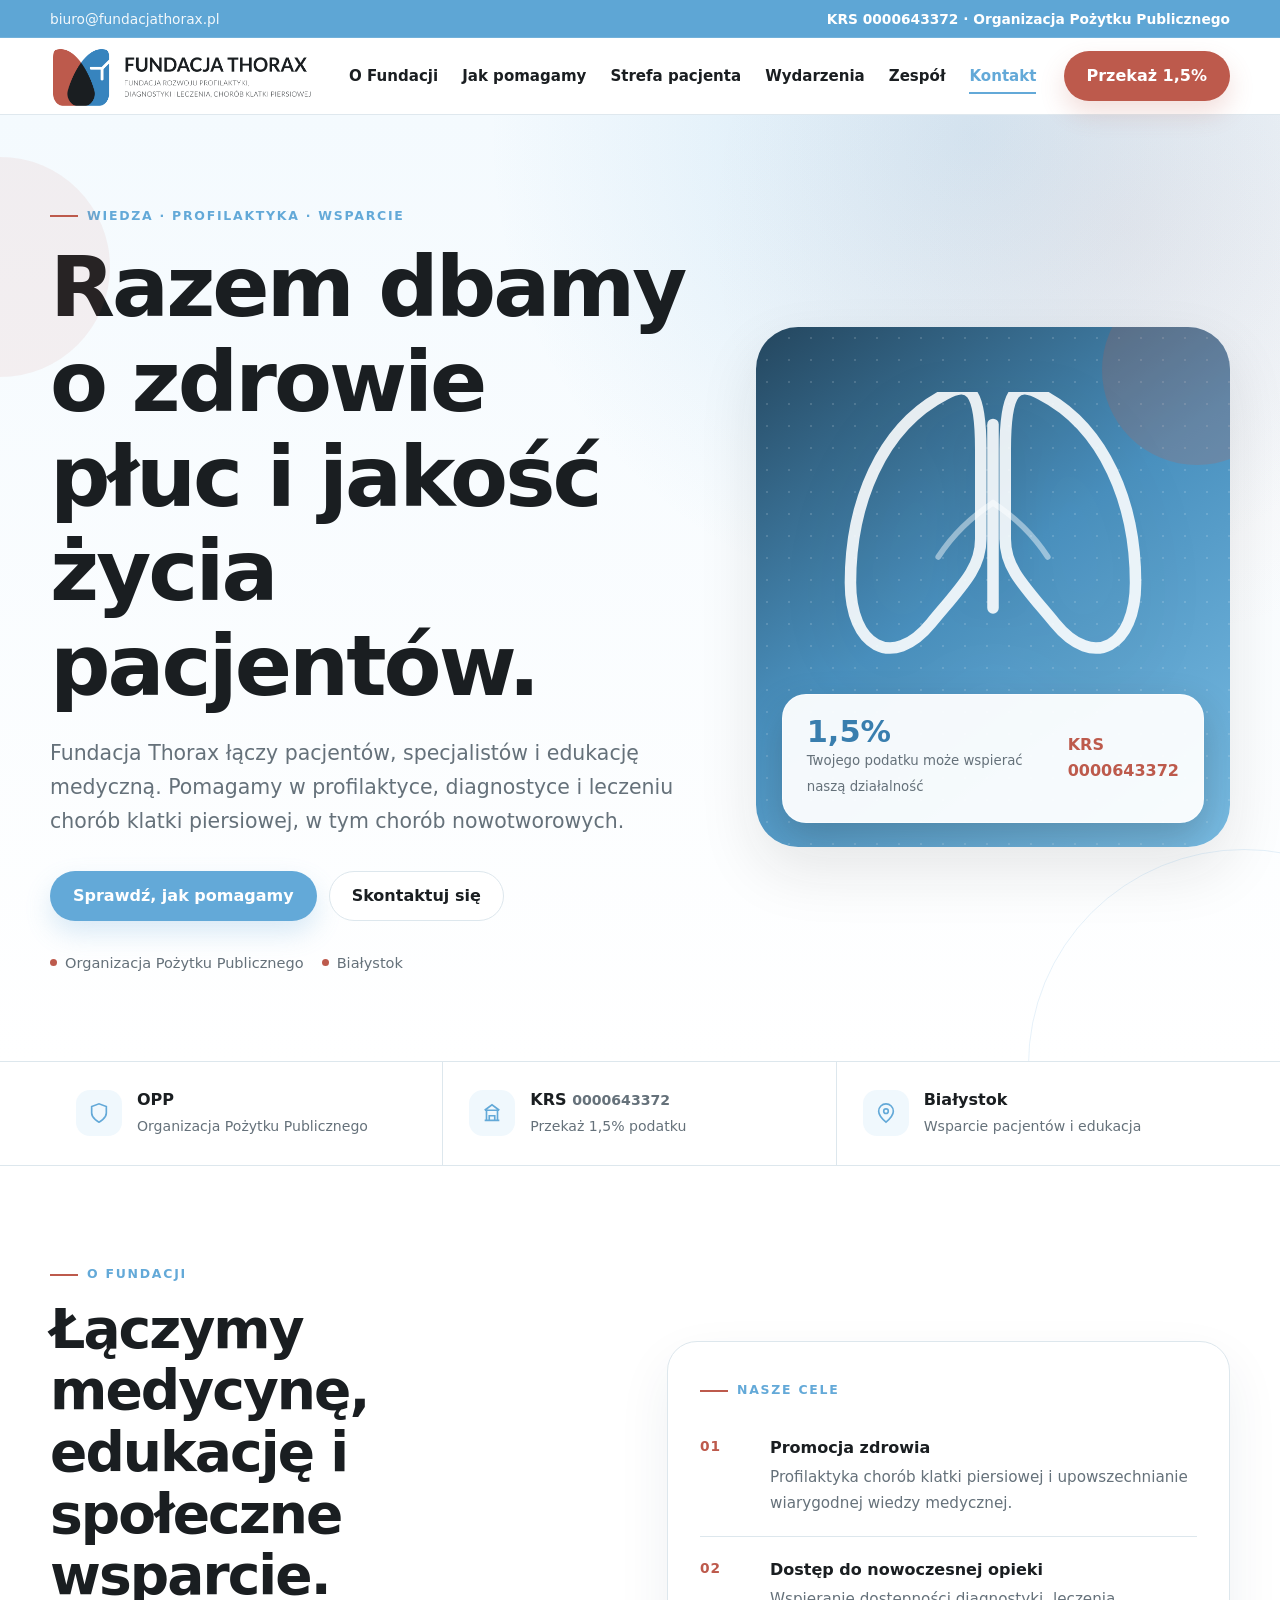
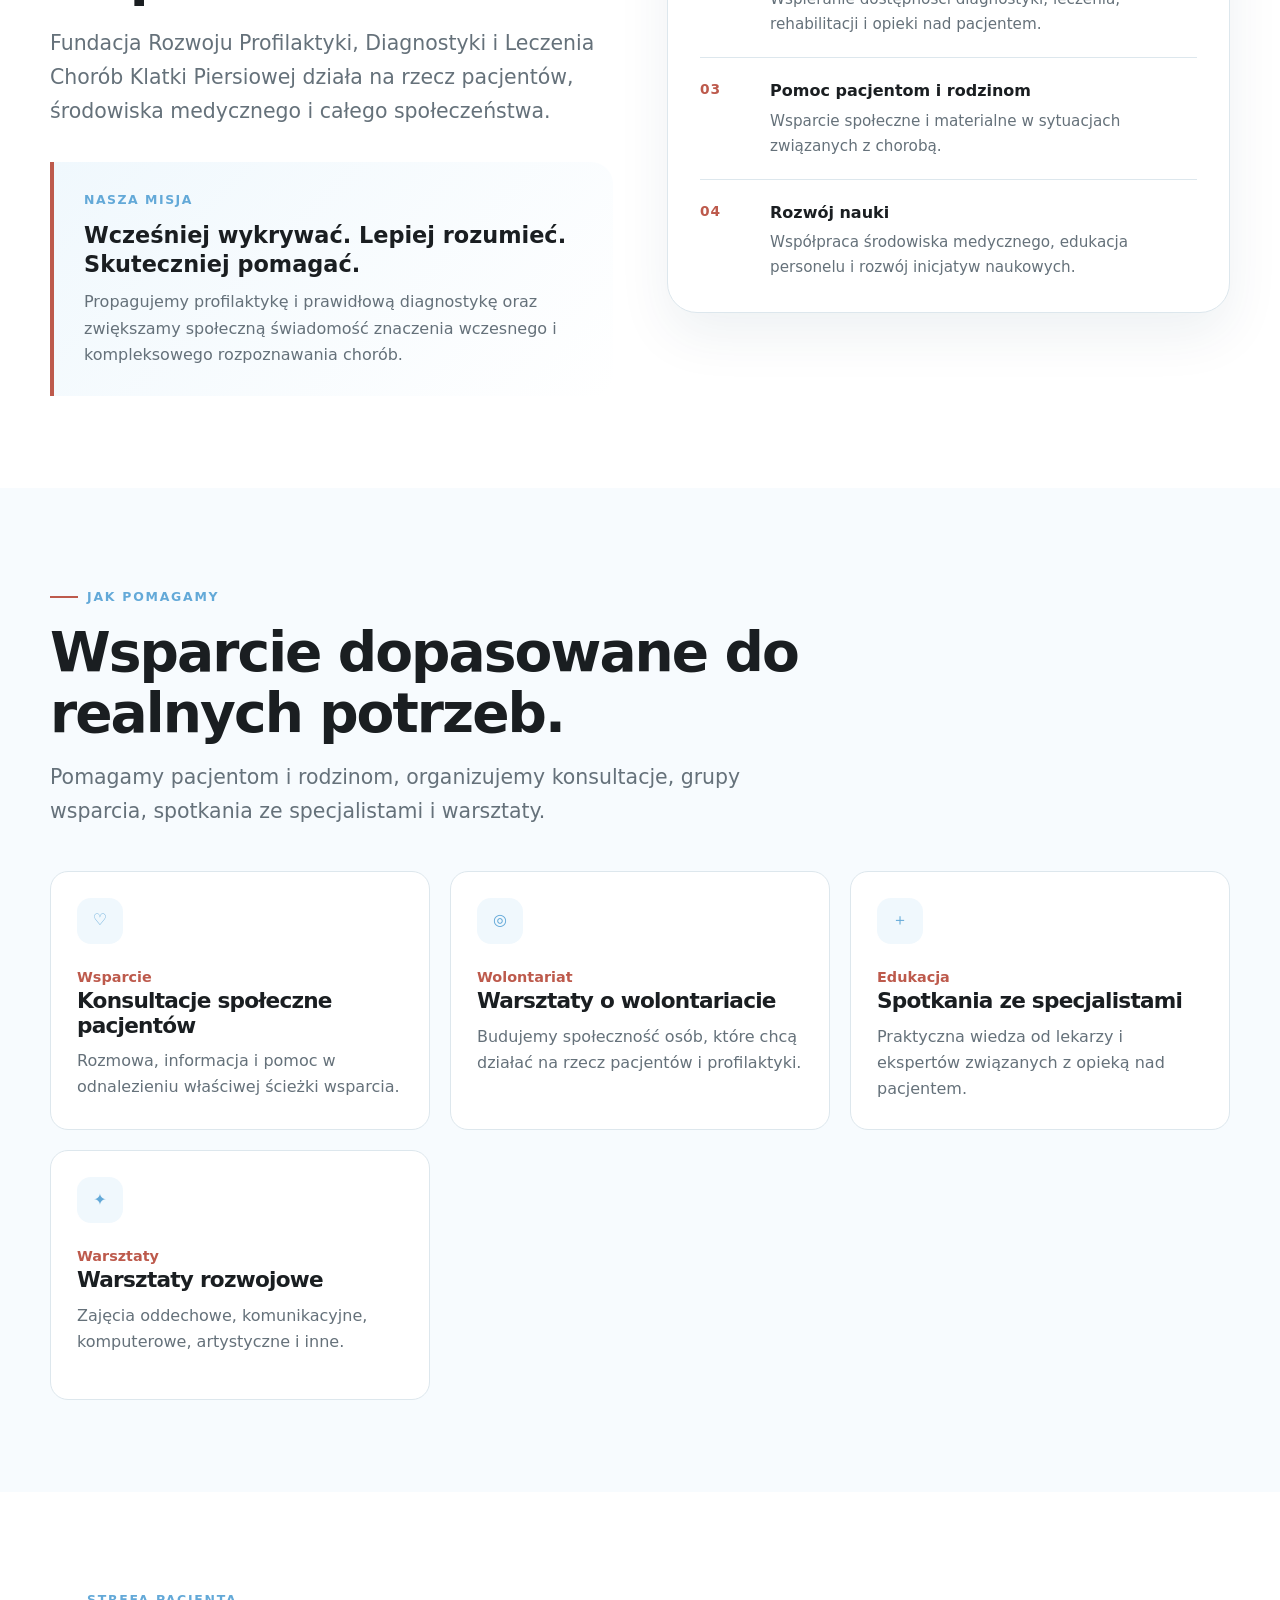
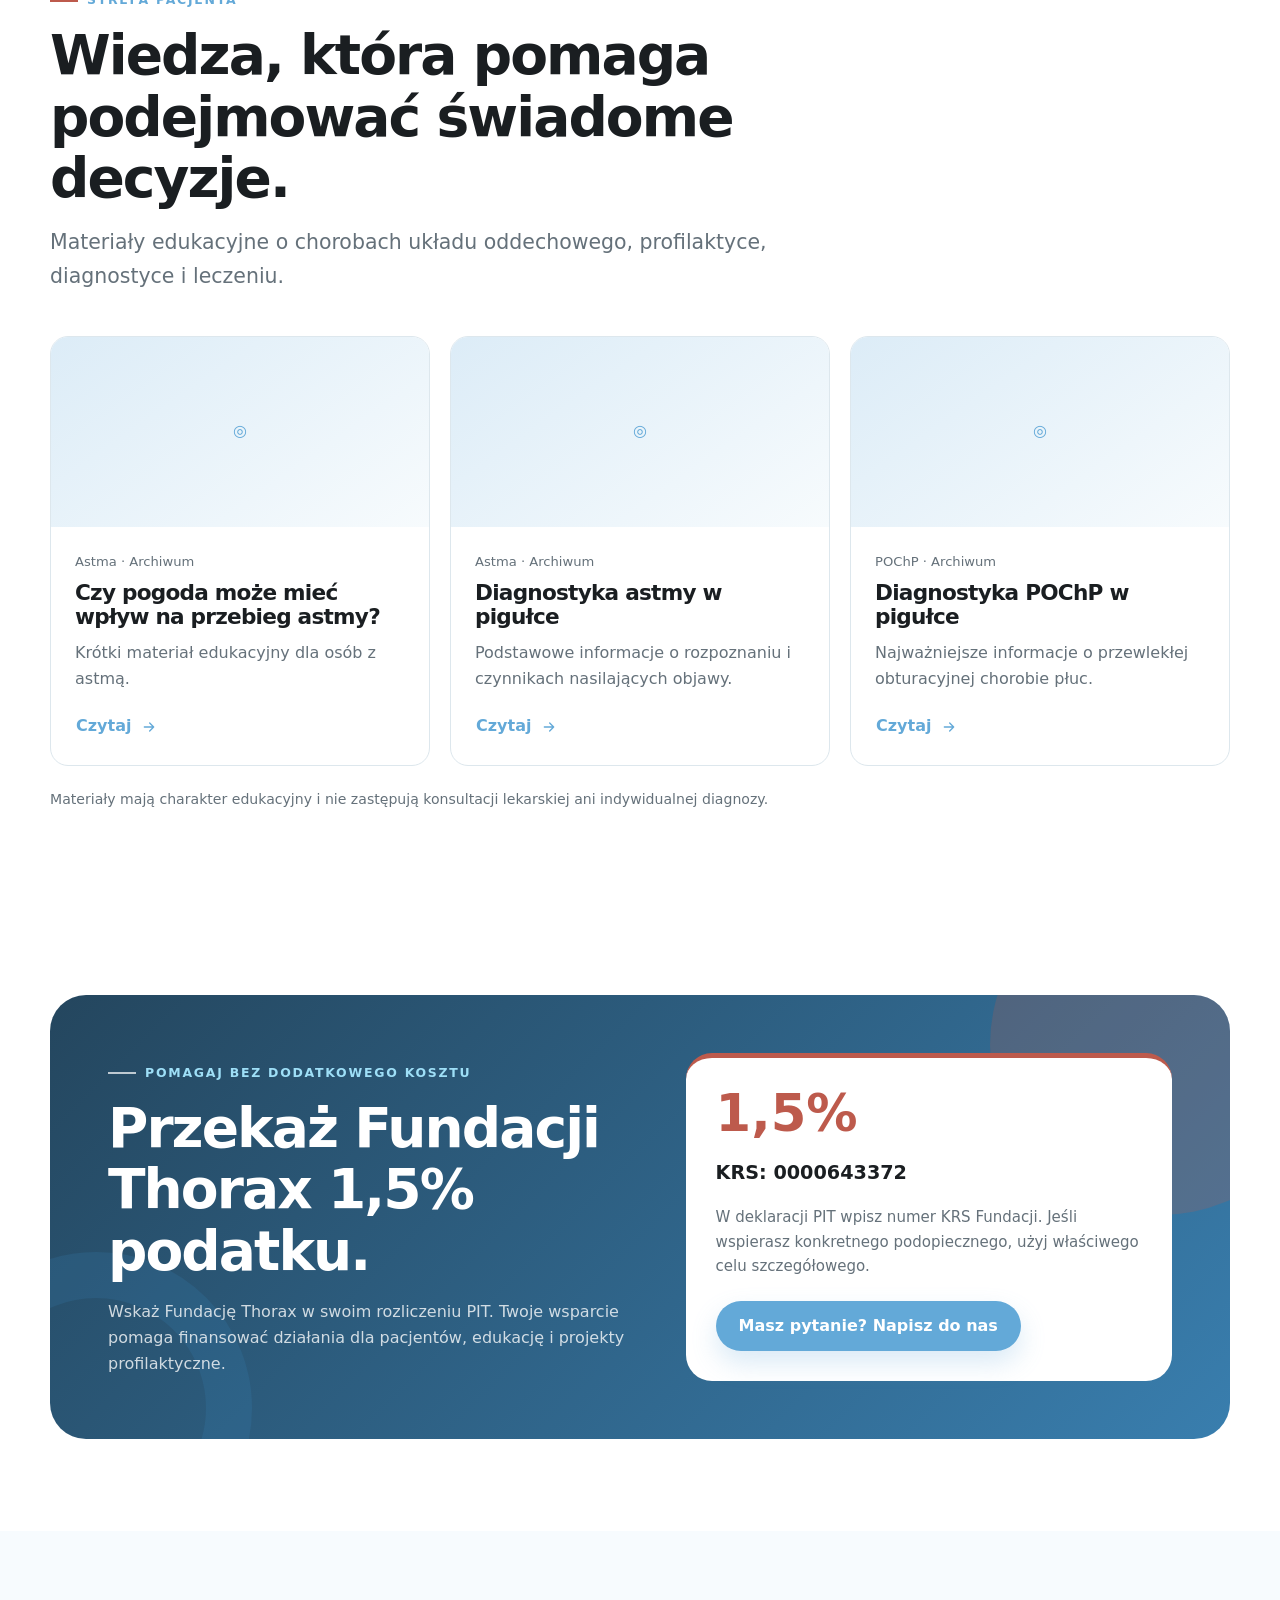
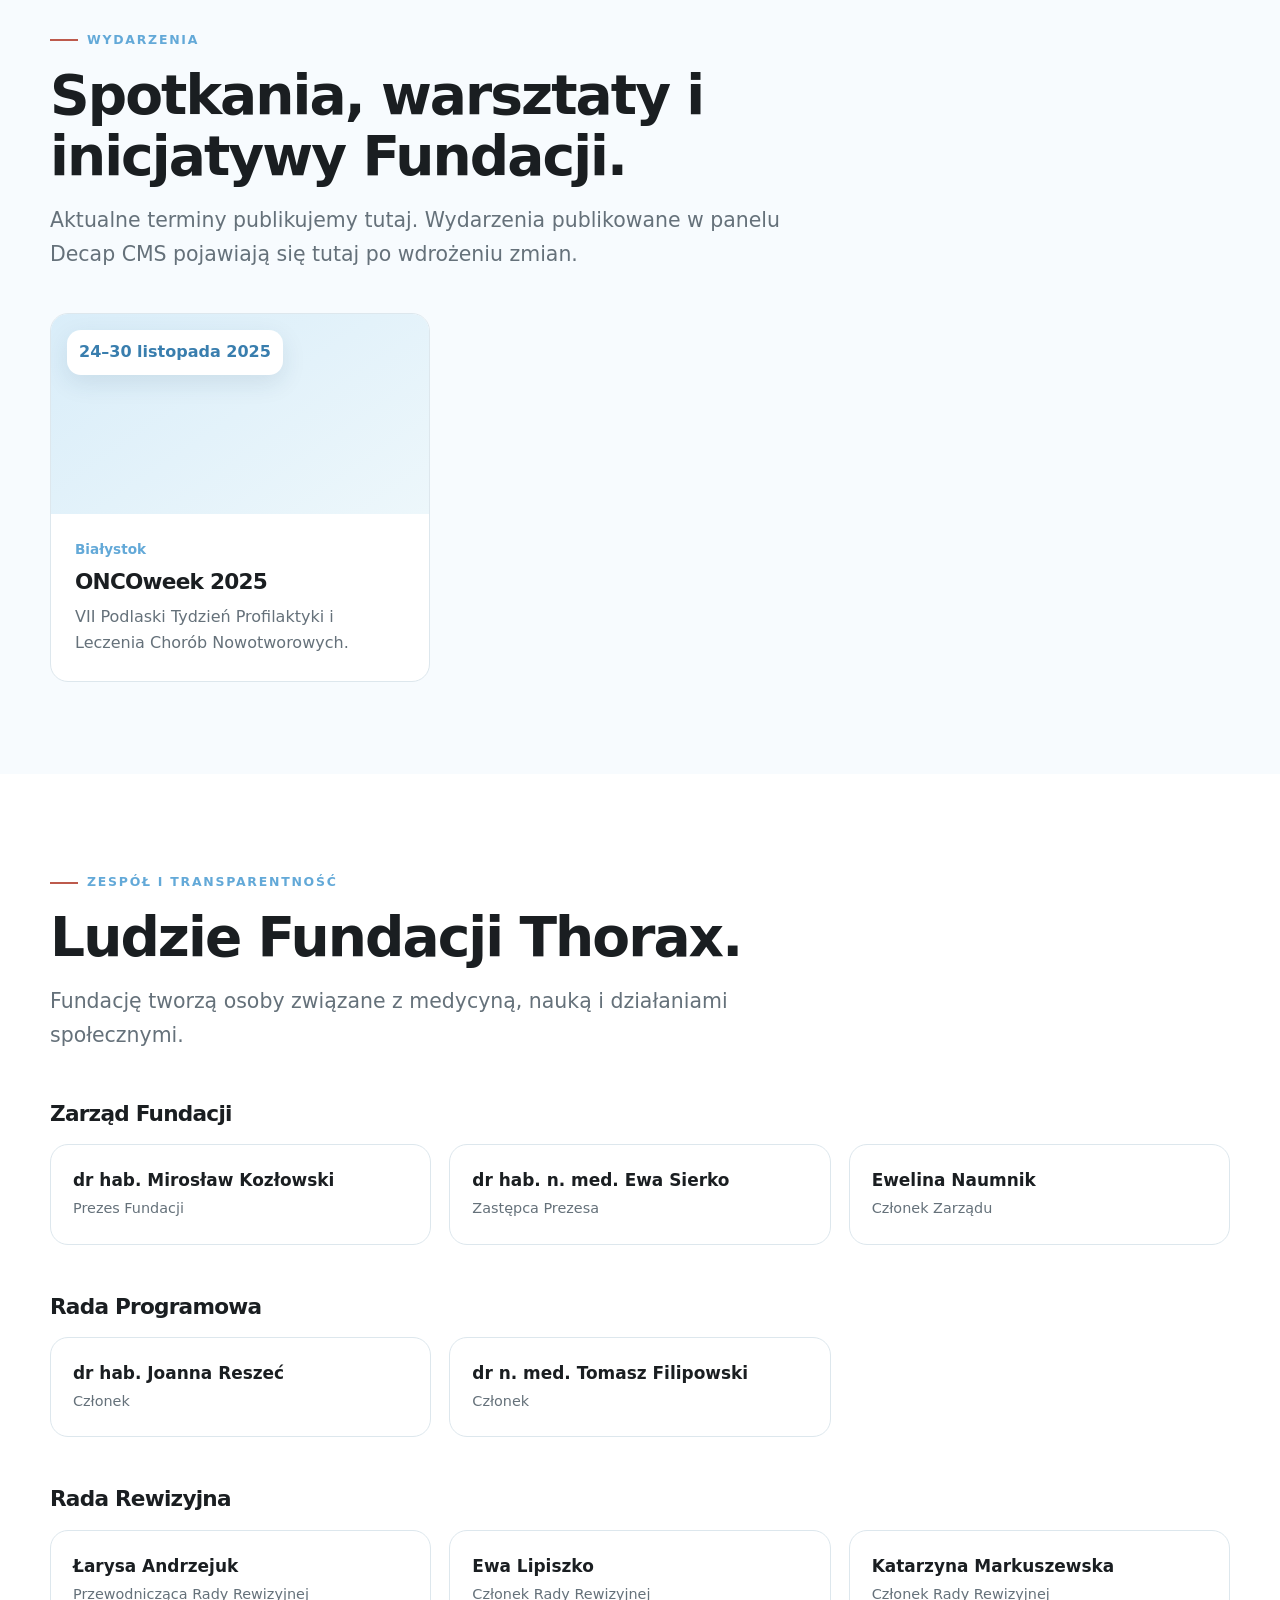
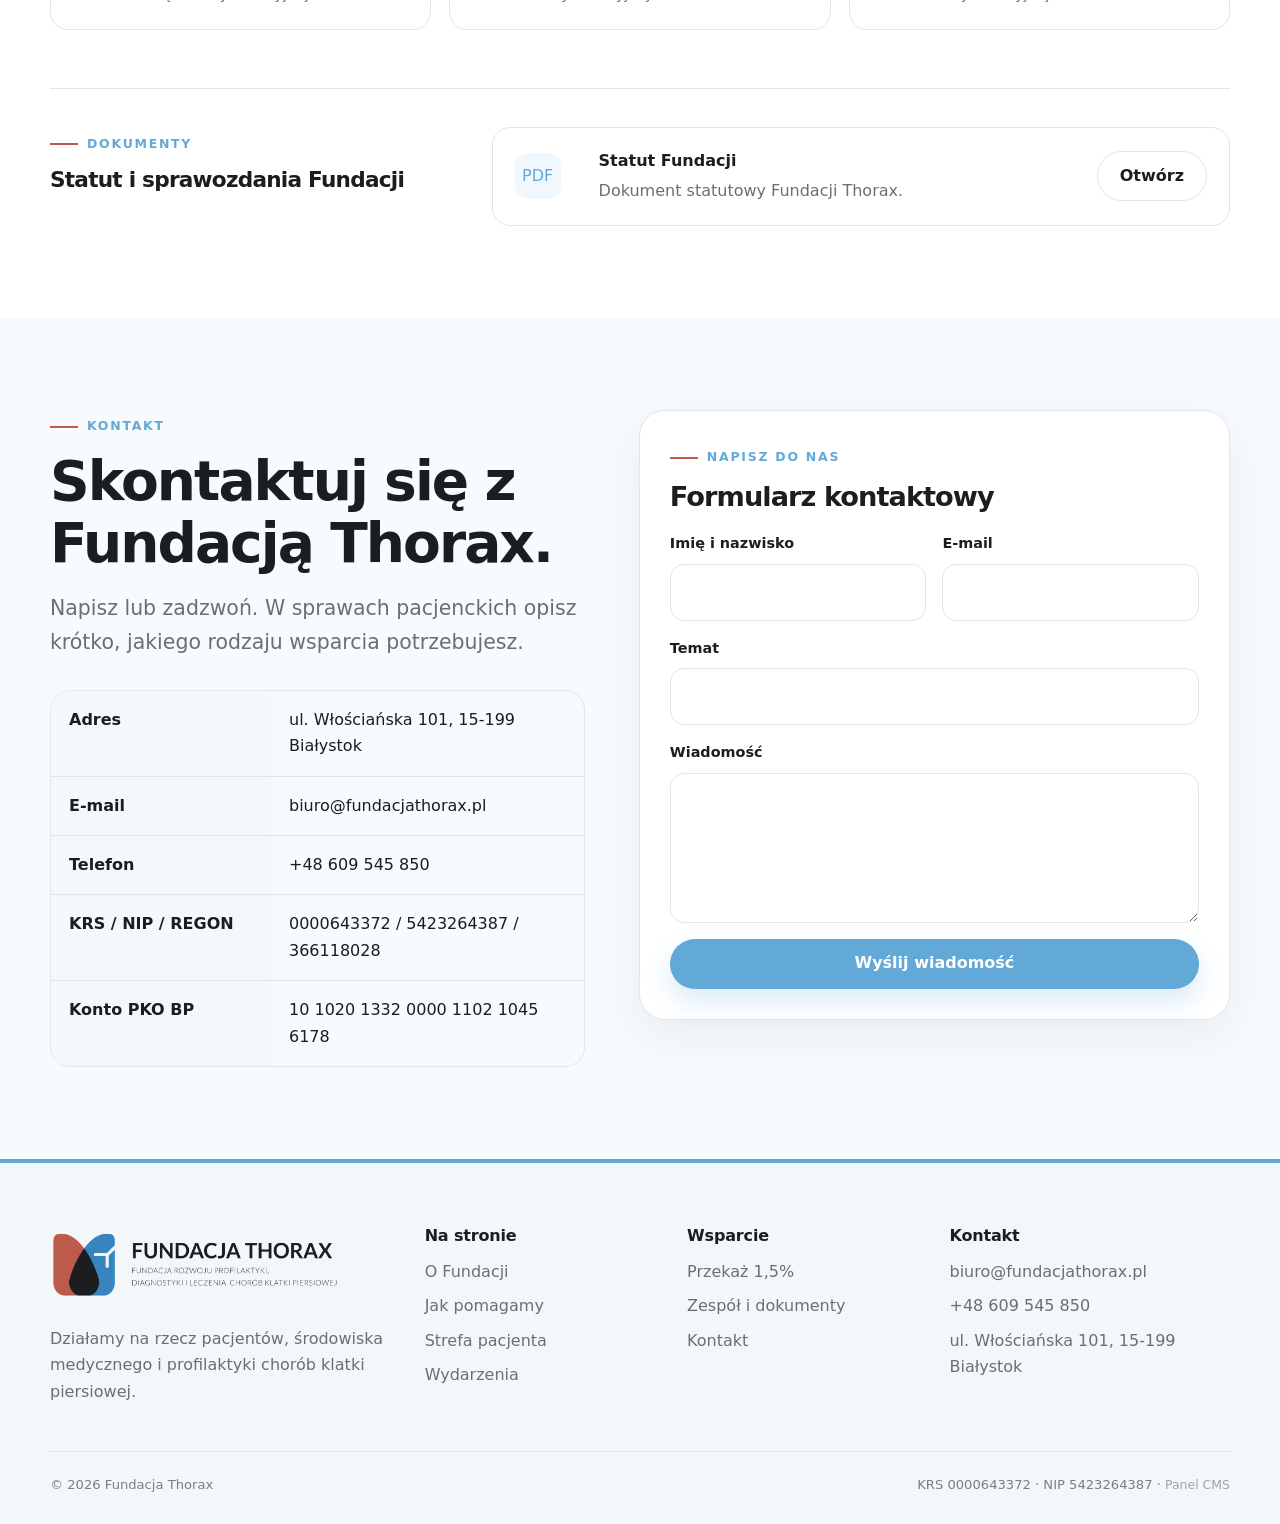
<file: index.html>
<!doctype html>
<html lang="pl">
<head>
  <meta charset="utf-8">
  <meta name="viewport" content="width=device-width,initial-scale=1">
  <meta name="description" content="Fundacja Thorax — profilaktyka, diagnostyka i leczenie chorób klatki piersiowej, edukacja oraz wsparcie pacjentów.">
  <meta name="theme-color" content="#3784BE">
  <title>Fundacja Thorax | Profilaktyka, diagnostyka i wsparcie pacjentów</title>
  <link rel="icon" href="assets/img/thorax-mark.png" type="image/png">
  <link rel="stylesheet" href="assets/css/styles.css">
</head>
<body data-page="home">
<a class="skip-link" href="#main">Przejdź do treści</a>

<div class="topbar">
  <div class="container topbar-inner">
    <a data-cms-href="email" href="mailto:biuro@fundacjathorax.pl"><span data-cms="email">biuro@fundacjathorax.pl</span></a>
    <span class="pill">KRS <span data-cms="krs">0000643372</span> · Organizacja Pożytku Publicznego</span>
  </div>
</div>

<header class="site-header">
  <div class="container nav">
    <a class="logo" href="#start" aria-label="Fundacja Thorax — początek strony">
      <img class="brand-logo" src="assets/img/thorax-logo.png" alt="Fundacja Thorax">
    </a>
    <nav class="nav-links" aria-label="Główna nawigacja">
      <a href="#o-fundacji">O Fundacji</a>
      <a href="#jak-pomagamy">Jak pomagamy</a>
      <a href="#pacjent">Strefa pacjenta</a>
      <a href="#wydarzenia">Wydarzenia</a>
      <a href="#zespol">Zespół</a>
      <a href="#kontakt">Kontakt</a>
    </nav>
    <div class="nav-actions"><a class="btn btn-primary" href="#procent">Przekaż 1,5%</a></div>
    <button class="menu-toggle" aria-label="Otwórz menu" aria-expanded="false">
      <svg width="22" height="22" viewBox="0 0 24 24" fill="none" aria-hidden="true"><path d="M4 7h16M4 12h16M4 17h16" stroke="currentColor" stroke-width="2" stroke-linecap="round"/></svg>
    </button>
  </div>
</header>

<main id="main">
  <section class="hero" id="start">
    <div class="container hero-grid">
      <div class="hero-copy">
        <div class="eyebrow" data-cms="heroEyebrow">Wiedza · profilaktyka · wsparcie</div>
        <h1 data-cms="heroTitle">Razem dbamy o <em>zdrowie płuc</em> i jakość życia pacjentów.</h1>
        <p class="lead" data-cms="heroText">Fundacja Thorax łączy pacjentów, specjalistów i edukację medyczną. Pomagamy w profilaktyce, diagnostyce i leczeniu chorób klatki piersiowej, w tym chorób nowotworowych.</p>
        <div class="hero-actions">
          <a class="btn btn-primary" href="#jak-pomagamy">Sprawdź, jak pomagamy</a>
          <a class="btn btn-secondary" href="#kontakt">Skontaktuj się</a>
        </div>
        <div class="hero-meta"><span><i></i> Organizacja Pożytku Publicznego</span><span><i></i> Białystok</span></div>
      </div>
      <div class="hero-visual" aria-label="Informacja o możliwości przekazania 1,5% podatku">
        <div class="lungs-illustration">
          <svg viewBox="0 0 500 430" fill="none" aria-hidden="true"><path d="M233 80v124c0 41-26 65-69 117-54 66-112 32-112-56 0-109 42-216 132-262 32-17 49-10 49 77Zm34 0v124c0 41 26 65 69 117 54 66 112 32 112-56 0-109-42-216-132-262-32-17-49-10-49 77Z" stroke="rgba(255,255,255,.88)" stroke-width="16" stroke-linecap="round" stroke-linejoin="round"/><path d="M250 45v255" stroke="rgba(255,255,255,.88)" stroke-width="16" stroke-linecap="round"/><path d="M250 154c-31 20-57 46-76 75M250 154c31 20 57 46 76 75" stroke="rgba(255,255,255,.45)" stroke-width="8" stroke-linecap="round"/></svg>
        </div>
        <div class="hero-stat"><div><strong>1,5%</strong><small>Twojego podatku może wspierać naszą działalność</small></div><div class="krs">KRS <span data-cms="krs">0000643372</span></div></div>
      </div>
    </div>
  </section>

  <section class="trust-strip" aria-label="Najważniejsze informacje">
    <div class="container trust-grid">
      <div class="trust-item"><div class="icon-box"><svg viewBox="0 0 24 24" fill="none" aria-hidden="true"><path d="M12 22s8-4 8-10V5l-8-3-8 3v7c0 6 8 10 8 10Z" stroke="currentColor" stroke-width="1.8"/></svg></div><div><strong>OPP</strong><span>Organizacja Pożytku Publicznego</span></div></div>
      <div class="trust-item"><div class="icon-box"><svg viewBox="0 0 24 24" fill="none" aria-hidden="true"><path d="M4 20h16M6 20V9h12v11M9 20v-5h6v5M4 9l8-6 8 6" stroke="currentColor" stroke-width="1.8"/></svg></div><div><strong>KRS <span data-cms="krs">0000643372</span></strong><span>Przekaż 1,5% podatku</span></div></div>
      <div class="trust-item"><div class="icon-box"><svg viewBox="0 0 24 24" fill="none" aria-hidden="true"><path d="M20 10c0 5-8 12-8 12S4 15 4 10a8 8 0 1 1 16 0Z" stroke="currentColor" stroke-width="1.8"/><circle cx="12" cy="10" r="2.5" stroke="currentColor" stroke-width="1.8"/></svg></div><div><strong>Białystok</strong><span>Wsparcie pacjentów i edukacja</span></div></div>
    </div>
  </section>

  <section class="section anchor-section" id="o-fundacji">
    <div class="container split about-split">
      <div>
        <div class="eyebrow">O Fundacji</div>
        <h2>Łączymy medycynę, edukację i społeczne wsparcie.</h2>
        <p class="lead about-lead">Fundacja Rozwoju Profilaktyki, Diagnostyki i Leczenia Chorób Klatki Piersiowej działa na rzecz pacjentów, środowiska medycznego i całego społeczeństwa.</p>
        <div class="mission-quote"><span>Nasza misja</span><strong data-cms="missionTitle">Wcześniej wykrywać. Lepiej rozumieć. Skuteczniej pomagać.</strong><p data-cms="missionText">Propagujemy profilaktykę i prawidłową diagnostykę oraz zwiększamy społeczną świadomość znaczenia wczesnego i kompleksowego rozpoznawania chorób.</p></div>
      </div>
      <div class="goals-panel">
        <div class="eyebrow">Nasze cele</div>
        <div class="goal-list">
          <div class="goal-item"><b>01</b><div><strong>Promocja zdrowia</strong><p>Profilaktyka chorób klatki piersiowej i upowszechnianie wiarygodnej wiedzy medycznej.</p></div></div>
          <div class="goal-item"><b>02</b><div><strong>Dostęp do nowoczesnej opieki</strong><p>Wspieranie dostępności diagnostyki, leczenia, rehabilitacji i opieki nad pacjentem.</p></div></div>
          <div class="goal-item"><b>03</b><div><strong>Pomoc pacjentom i rodzinom</strong><p>Wsparcie społeczne i materialne w sytuacjach związanych z chorobą.</p></div></div>
          <div class="goal-item"><b>04</b><div><strong>Rozwój nauki</strong><p>Współpraca środowiska medycznego, edukacja personelu i rozwój inicjatyw naukowych.</p></div></div>
        </div>
      </div>
    </div>
  </section>

  <section class="section section-alt anchor-section" id="jak-pomagamy">
    <div class="container">
      <div class="section-head"><div><div class="eyebrow">Jak pomagamy</div><h2>Wsparcie dopasowane do realnych potrzeb.</h2><p class="lead">Pomagamy pacjentom i rodzinom, organizujemy konsultacje, grupy wsparcia, spotkania ze specjalistami i warsztaty.</p></div></div>
      <div class="grid-3 programs-grid" data-programs>
        <article class="card"><div class="icon-box">♥</div><div class="kicker">Pacjent</div><h3>Fundusz refundacyjny pacjenta</h3><p>Pomoc w refundacji kwalifikowanych wydatków pacjentów.</p></article>
        <article class="card"><div class="icon-box">1,5</div><div class="kicker">Finansowanie</div><h3>Zbiórka 1,5% na wskazanego pacjenta</h3><p>Możliwość wskazania celu szczegółowego dla podopiecznego Fundacji.</p></article>
        <article class="card"><div class="icon-box">◎</div><div class="kicker">Wsparcie</div><h3>Grupy wsparcia</h3><p>Spotkania dla pacjentów, rodzin pacjentów i osób przeżywających żałobę.</p></article>
        <article class="card"><div class="icon-box">§</div><div class="kicker">Konsultacje</div><h3>Konsultacje socjalne i prawne</h3><p>Wsparcie w trudnej sytuacji społecznej oraz konsultacje prawne i spadkowe.</p></article>
        <article class="card"><div class="icon-box">＋</div><div class="kicker">Edukacja</div><h3>Spotkania ze specjalistami</h3><p>Praktyczna wiedza od lekarzy i ekspertów związanych z opieką nad pacjentem.</p></article>
        <article class="card"><div class="icon-box">✦</div><div class="kicker">Warsztaty</div><h3>Warsztaty rozwojowe</h3><p>Zajęcia oddechowe, komunikacyjne, komputerowe, artystyczne i inne.</p></article>
      </div>
    </div>
  </section>

  <section class="section anchor-section" id="pacjent">
    <div class="container">
      <div class="section-head"><div><div class="eyebrow">Strefa pacjenta</div><h2>Wiedza, która pomaga podejmować świadome decyzje.</h2><p class="lead">Materiały edukacyjne o chorobach układu oddechowego, profilaktyce, diagnostyce i leczeniu.</p></div></div>
      <div class="grid-3" data-articles>
        <article class="card article-card"><div class="article-media"><div class="article-placeholder">◎</div></div><div class="article-body"><div class="meta">Astma · archiwum</div><h3>Czy pogoda może mieć wpływ na przebieg astmy?</h3><p>Krótki materiał edukacyjny dla osób z astmą.</p></div></article>
        <article class="card article-card"><div class="article-media"><div class="article-placeholder">◎</div></div><div class="article-body"><div class="meta">Astma · archiwum</div><h3>Diagnostyka astmy w pigułce</h3><p>Podstawowe informacje o rozpoznaniu i czynnikach nasilających objawy.</p></div></article>
        <article class="card article-card"><div class="article-media"><div class="article-placeholder">◎</div></div><div class="article-body"><div class="meta">POChP · archiwum</div><h3>Diagnostyka POChP w pigułce</h3><p>Najważniejsze informacje o przewlekłej obturacyjnej chorobie płuc.</p></div></article>
      </div>
      <p class="medical-note">Materiały mają charakter edukacyjny i nie zastępują konsultacji lekarskiej ani indywidualnej diagnozy.</p>
    </div>
  </section>

  <section class="section anchor-section" id="procent">
    <div class="container highlight">
      <div class="highlight-grid">
        <div><div class="eyebrow" style="color:#9edff7">Pomagaj bez dodatkowego kosztu</div><h2 data-cms="taxTitle">Przekaż Fundacji Thorax 1,5% podatku.</h2><p data-cms="taxText">Wskaż Fundację Thorax w swoim rozliczeniu PIT. Twoje wsparcie pomaga finansować działania dla pacjentów, edukację i projekty profilaktyczne.</p></div>
        <div class="tax-box"><div class="tax-number">1,5%</div><div class="krs-big">KRS: <span data-cms="krs">0000643372</span></div><p class="tax-hint">W deklaracji PIT wpisz numer KRS Fundacji. Jeśli wspierasz konkretnego podopiecznego, użyj właściwego celu szczegółowego.</p><a class="btn btn-primary" href="#kontakt">Masz pytanie? Napisz do nas</a></div>
      </div>
    </div>
  </section>

  <section class="section section-alt anchor-section" id="wydarzenia">
    <div class="container">
      <div class="section-head"><div><div class="eyebrow">Wydarzenia</div><h2>Spotkania, warsztaty i inicjatywy Fundacji.</h2><p class="lead">Aktualne terminy publikujemy tutaj. Wydarzenia publikowane w panelu Decap CMS pojawiają się tutaj po wdrożeniu zmian.</p></div></div>
      <div class="grid-3" data-events>
        <article class="card event-card"><div class="event-media"><span class="event-date">24–30 XI 2025</span></div><div class="event-body"><div class="event-meta">Archiwum · Białystok</div><h3>ONCOweek 2025</h3><p>VII Podlaski Tydzień Profilaktyki i Leczenia Chorób Nowotworowych.</p></div></article>
        <div class="event-intro card"><div class="kicker">ONCOweek</div><h3>Cykliczny tydzień profilaktyki i leczenia chorób nowotworowych.</h3><p>Spotkania z ekspertami, grupy wsparcia i praktyczne informacje dla pacjentów, bliskich i środowiska medycznego.</p></div>
        <div class="empty-state"><strong>Nowe wydarzenia pojawią się tutaj.</strong>Nowe terminy można publikować w prostym panelu Decap CMS bez edycji kodu strony.</div>
      </div>
    </div>
  </section>

  <section class="section anchor-section" id="zespol">
    <div class="container">
      <div class="section-head"><div><div class="eyebrow">Zespół i transparentność</div><h2>Ludzie Fundacji Thorax.</h2><p class="lead">Fundację tworzą osoby związane z medycyną, nauką i działaniami społecznymi.</p></div></div>
      <div data-people>
        <div class="people-group"><h3>Zarząd Fundacji</h3><div class="people"><div class="person"><strong>dr hab. Mirosław Kozłowski</strong><span>Prezes Fundacji</span></div><div class="person"><strong>dr hab. n. med. Ewa Sierko</strong><span>Zastępca Prezesa</span></div><div class="person"><strong>Ewelina Naumnik</strong><span>Członek Zarządu</span></div></div></div>
        <div class="people-group"><h3>Rada Programowa</h3><div class="people"><div class="person"><strong>dr hab. Joanna Reszeć</strong><span>Członek</span></div><div class="person"><strong>dr n. med. Tomasz Filipowski</strong><span>Członek</span></div></div></div>
        <div class="people-group"><h3>Rada Rewizyjna</h3><div class="people"><div class="person"><strong>Łarysa Andrzejuk</strong><span>Przewodnicząca Rady Rewizyjnej</span></div><div class="person"><strong>Ewa Lipiszko</strong><span>Członek Rady Rewizyjnej</span></div><div class="person"><strong>Katarzyna Markuszewska</strong><span>Członek Rady Rewizyjnej</span></div></div></div>
      </div>
      <div class="documents-block">
        <div><div class="eyebrow">Dokumenty</div><h3>Statut i sprawozdania Fundacji</h3></div>
        <div class="list-stack" data-reports><div class="feature-row"><div class="icon-box">PDF</div><div><strong>Statut Fundacji</strong><p>Dokument statutowy Fundacji Thorax.</p></div><a class="btn btn-secondary" href="https://fundacjathorax.pl/wp-content/uploads/2020/04/thorax_statut.pdf" target="_blank" rel="noopener">Otwórz</a></div></div>
      </div>
    </div>
  </section>

  <section class="section section-alt anchor-section" id="kontakt">
    <div class="container contact-grid">
      <div>
        <div class="eyebrow">Kontakt</div>
        <h2>Skontaktuj się z Fundacją Thorax.</h2>
        <p class="lead contact-lead">Napisz lub zadzwoń. W sprawach pacjenckich opisz krótko, jakiego rodzaju wsparcia potrzebujesz.</p>
        <div class="info-table contact-info">
          <div class="info-row"><div>Adres</div><div data-cms="address">ul. Włościańska 101, 15-199 Białystok</div></div>
          <div class="info-row"><div>E-mail</div><div><a data-cms-href="email" href="mailto:biuro@fundacjathorax.pl" data-cms="email">biuro@fundacjathorax.pl</a></div></div>
          <div class="info-row"><div>Telefon</div><div><a data-cms-href="phone" href="tel:+48609545850" data-cms="phone">+48 609 545 850</a></div></div>
          <div class="info-row"><div>KRS / NIP / REGON</div><div><span data-cms="krs">0000643372</span> / <span data-cms="nip">5423264387</span> / <span data-cms="regon">366118028</span></div></div>
          <div class="info-row"><div>Konto PKO BP</div><div data-cms="bankAccount">10 1020 1332 0000 1102 1045 6178</div></div>
        </div>
      </div>
      <div class="form-card">
        <div class="eyebrow">Napisz do nas</div>
        <h3 class="form-title">Formularz kontaktowy</h3>
        <div class="notice" data-form-success hidden>Dziękujemy. Wiadomość została wysłana.</div>
        <form name="kontakt" method="POST" data-netlify="true" netlify-honeypot="bot-field" action="/?submitted=true#kontakt">
          <input type="hidden" name="form-name" value="kontakt">
          <p hidden><label>Nie wypełniaj: <input name="bot-field"></label></p>
          <div class="form-grid">
            <div class="field"><label for="name">Imię i nazwisko</label><input id="name" name="name" required autocomplete="name"></div>
            <div class="field"><label for="email">E-mail</label><input id="email" name="email" type="email" required autocomplete="email"></div>
            <div class="field full"><label for="subject">Temat</label><input id="subject" name="subject" required></div>
            <div class="field full"><label for="message">Wiadomość</label><textarea id="message" name="message" required></textarea></div>
            <div class="field full"><button class="btn btn-primary" type="submit">Wyślij wiadomość</button></div>
          </div>
        </form>
      </div>
    </div>
  </section>
</main>

<footer class="site-footer">
  <div class="container">
    <div class="footer-grid onepage-footer">
      <div><a class="logo" href="#start" aria-label="Fundacja Thorax — początek strony"><img class="brand-logo" src="assets/img/thorax-logo.png" alt="Fundacja Thorax"></a><p class="footer-about">Działamy na rzecz pacjentów, środowiska medycznego i profilaktyki chorób klatki piersiowej.</p></div>
      <div><h4>Na stronie</h4><ul><li><a href="#o-fundacji">O Fundacji</a></li><li><a href="#jak-pomagamy">Jak pomagamy</a></li><li><a href="#pacjent">Strefa pacjenta</a></li><li><a href="#wydarzenia">Wydarzenia</a></li></ul></div>
      <div><h4>Wsparcie</h4><ul><li><a href="#procent">Przekaż 1,5%</a></li><li><a href="#zespol">Zespół i dokumenty</a></li><li><a href="#kontakt">Kontakt</a></li></ul></div>
      <div><h4>Kontakt</h4><ul><li><a data-cms-href="email" href="mailto:biuro@fundacjathorax.pl"><span data-cms="email">biuro@fundacjathorax.pl</span></a></li><li><a data-cms-href="phone" href="tel:+48609545850"><span data-cms="phone">+48 609 545 850</span></a></li><li><span data-cms="address">ul. Włościańska 101, 15-199 Białystok</span></li></ul></div>
    </div>
    <div class="footer-bottom"><span>© <span data-year></span> Fundacja Thorax</span><span>KRS <span data-cms="krs">0000643372</span> · NIP <span data-cms="nip">5423264387</span> · <a class="admin-link" href="/admin/">Panel CMS</a></span></div>
  </div>
</footer>

<script src="assets/js/main.js"></script>
<script src="assets/js/decap-content.js"></script>
</body>
</html>
</file>
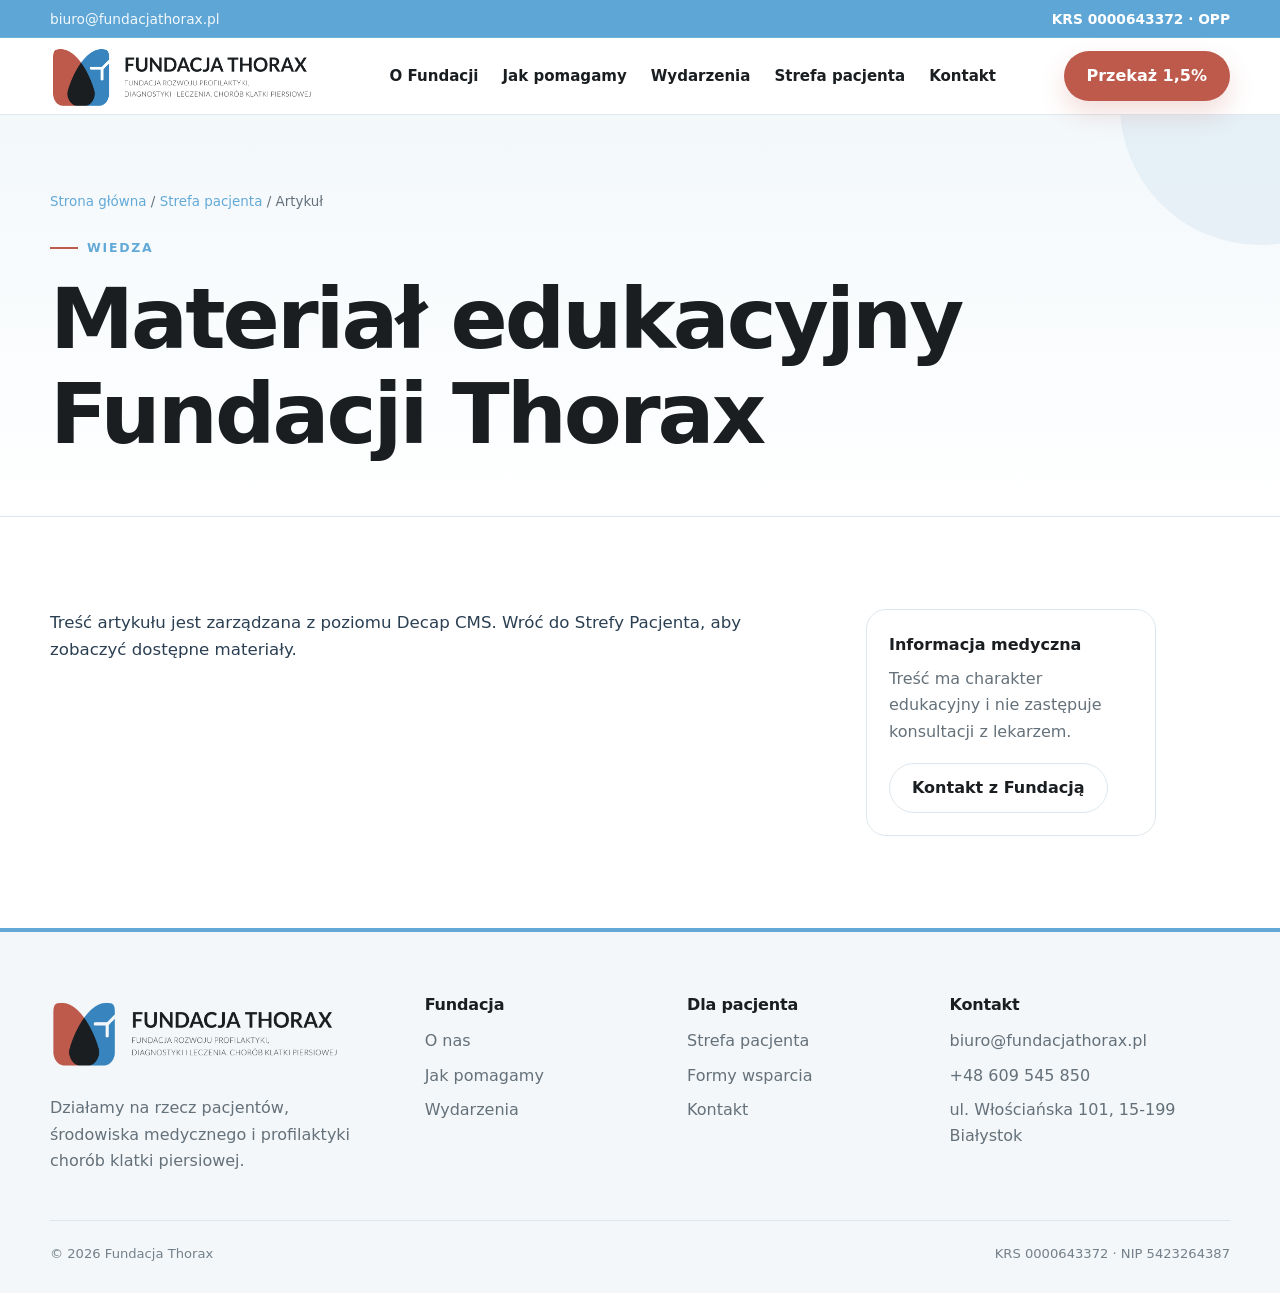
<file: artykul.html>
<!doctype html>
<html lang="pl">
<head>
  <meta charset="utf-8">
  <meta name="viewport" content="width=device-width,initial-scale=1">
  <meta name="description" content="Fundacja Thorax — profilaktyka, diagnostyka, leczenie chorób klatki piersiowej i wsparcie pacjentów.">
  <meta name="theme-color" content="#3784BE">
  <title>Artykuł | Fundacja Thorax</title>
  <link rel="icon" href="assets/img/thorax-mark.png" type="image/png">
  <link rel="stylesheet" href="assets/css/styles.css">
</head>
<body data-page="article"><a class="skip-link" href="#main">Przejdź do treści</a>
<div class="topbar"><div class="container topbar-inner"><a data-cms-href="email" href="mailto:biuro@fundacjathorax.pl">biuro@fundacjathorax.pl</a><span class="pill">KRS <span data-cms="krs">0000643372</span> · OPP</span></div></div>
<header class="site-header">
  <div class="container nav">
    <a class="logo" href="index.html" aria-label="Fundacja Thorax — strona główna"><img class="brand-logo" src="assets/img/thorax-logo.png" alt="Fundacja Thorax"></a>
    <nav class="nav-links" aria-label="Główna nawigacja">
      <a href="/#o-fundacji">O Fundacji</a>
      <a href="/#jak-pomagamy">Jak pomagamy</a>
      <a href="/#wydarzenia">Wydarzenia</a>
      <a href="/#pacjent">Strefa pacjenta</a>
      <a href="/#kontakt">Kontakt</a>
    </nav>
    <div class="nav-actions"><a class="btn btn-primary" href="/#procent">Przekaż 1,5%</a></div>
    <button class="menu-toggle" aria-label="Otwórz menu" aria-expanded="false"><svg width="22" height="22" viewBox="0 0 24 24" fill="none"><path d="M4 7h16M4 12h16M4 17h16" stroke="currentColor" stroke-width="2" stroke-linecap="round"/></svg></button>
  </div>
</header><main id="main"><section class="page-hero"><div class="container"><div class="breadcrumbs"><a href="index.html">Strona główna</a> / <a href="/#pacjent">Strefa pacjenta</a> / Artykuł</div><div class="eyebrow" data-cms="articleMeta">Wiedza</div><h1 data-cms="articleTitle">Materiał edukacyjny Fundacji Thorax</h1></div></section><section class="section"><div class="container article-layout"><article class="prose" data-article-body><p>Treść artykułu jest zarządzana z poziomu Decap CMS. Wróć do Strefy Pacjenta, aby zobaczyć dostępne materiały.</p></article><aside class="aside-card"><strong>Informacja medyczna</strong><p class="muted" style="margin-top:8px">Treść ma charakter edukacyjny i nie zastępuje konsultacji z lekarzem.</p><a class="btn btn-secondary" style="margin-top:18px" href="/#kontakt">Kontakt z Fundacją</a></aside></div></section></main><footer class="site-footer">
  <div class="container">
    <div class="footer-grid">
      <div><a class="logo" href="index.html" aria-label="Fundacja Thorax — strona główna"><img class="brand-logo" src="assets/img/thorax-logo.png" alt="Fundacja Thorax"></a><p style="margin-top:18px;max-width:320px">Działamy na rzecz pacjentów, środowiska medycznego i profilaktyki chorób klatki piersiowej.</p></div>
      <div><h4>Fundacja</h4><ul><li><a href="/#o-fundacji">O nas</a></li><li><a href="/#jak-pomagamy">Jak pomagamy</a></li><li><a href="/#wydarzenia">Wydarzenia</a></li></ul></div>
      <div><h4>Dla pacjenta</h4><ul><li><a href="/#pacjent">Strefa pacjenta</a></li><li><a href="/#jak-pomagamy">Formy wsparcia</a></li><li><a href="/#kontakt">Kontakt</a></li></ul></div>
      <div><h4>Kontakt</h4><ul><li><a data-cms-href="email" href="mailto:biuro@fundacjathorax.pl"><span data-cms="email">biuro@fundacjathorax.pl</span></a></li><li><a data-cms-href="phone" href="tel:+48609545850"><span data-cms="phone">+48 609 545 850</span></a></li><li><span data-cms="address">ul. Włościańska 101, 15-199 Białystok</span></li></ul></div>
    </div>
    <div class="footer-bottom"><span>© <span data-year></span> Fundacja Thorax</span><span>KRS <span data-cms="krs">0000643372</span> · NIP <span data-cms="nip">5423264387</span></span></div>
  </div>
</footer>
<script src="assets/js/main.js"></script>
<script src="assets/js/decap-content.js"></script></body></html>
</file>
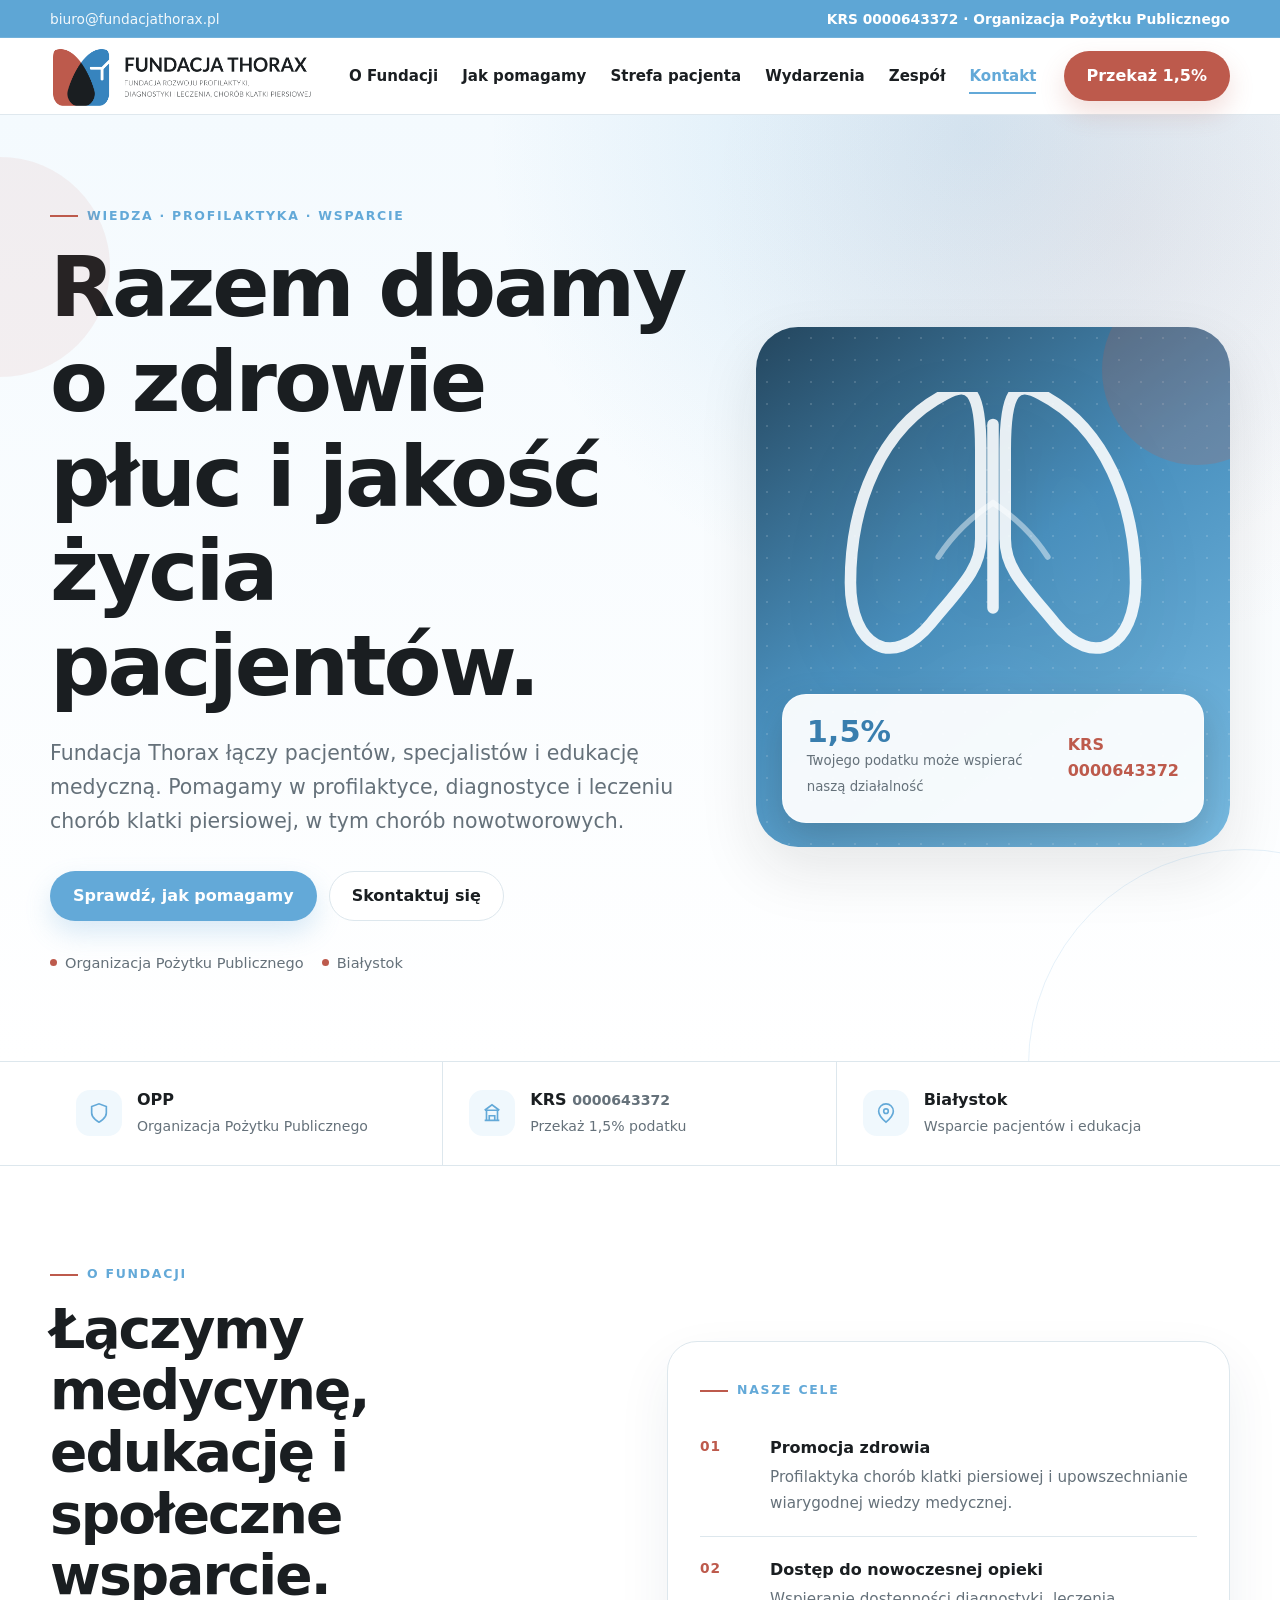
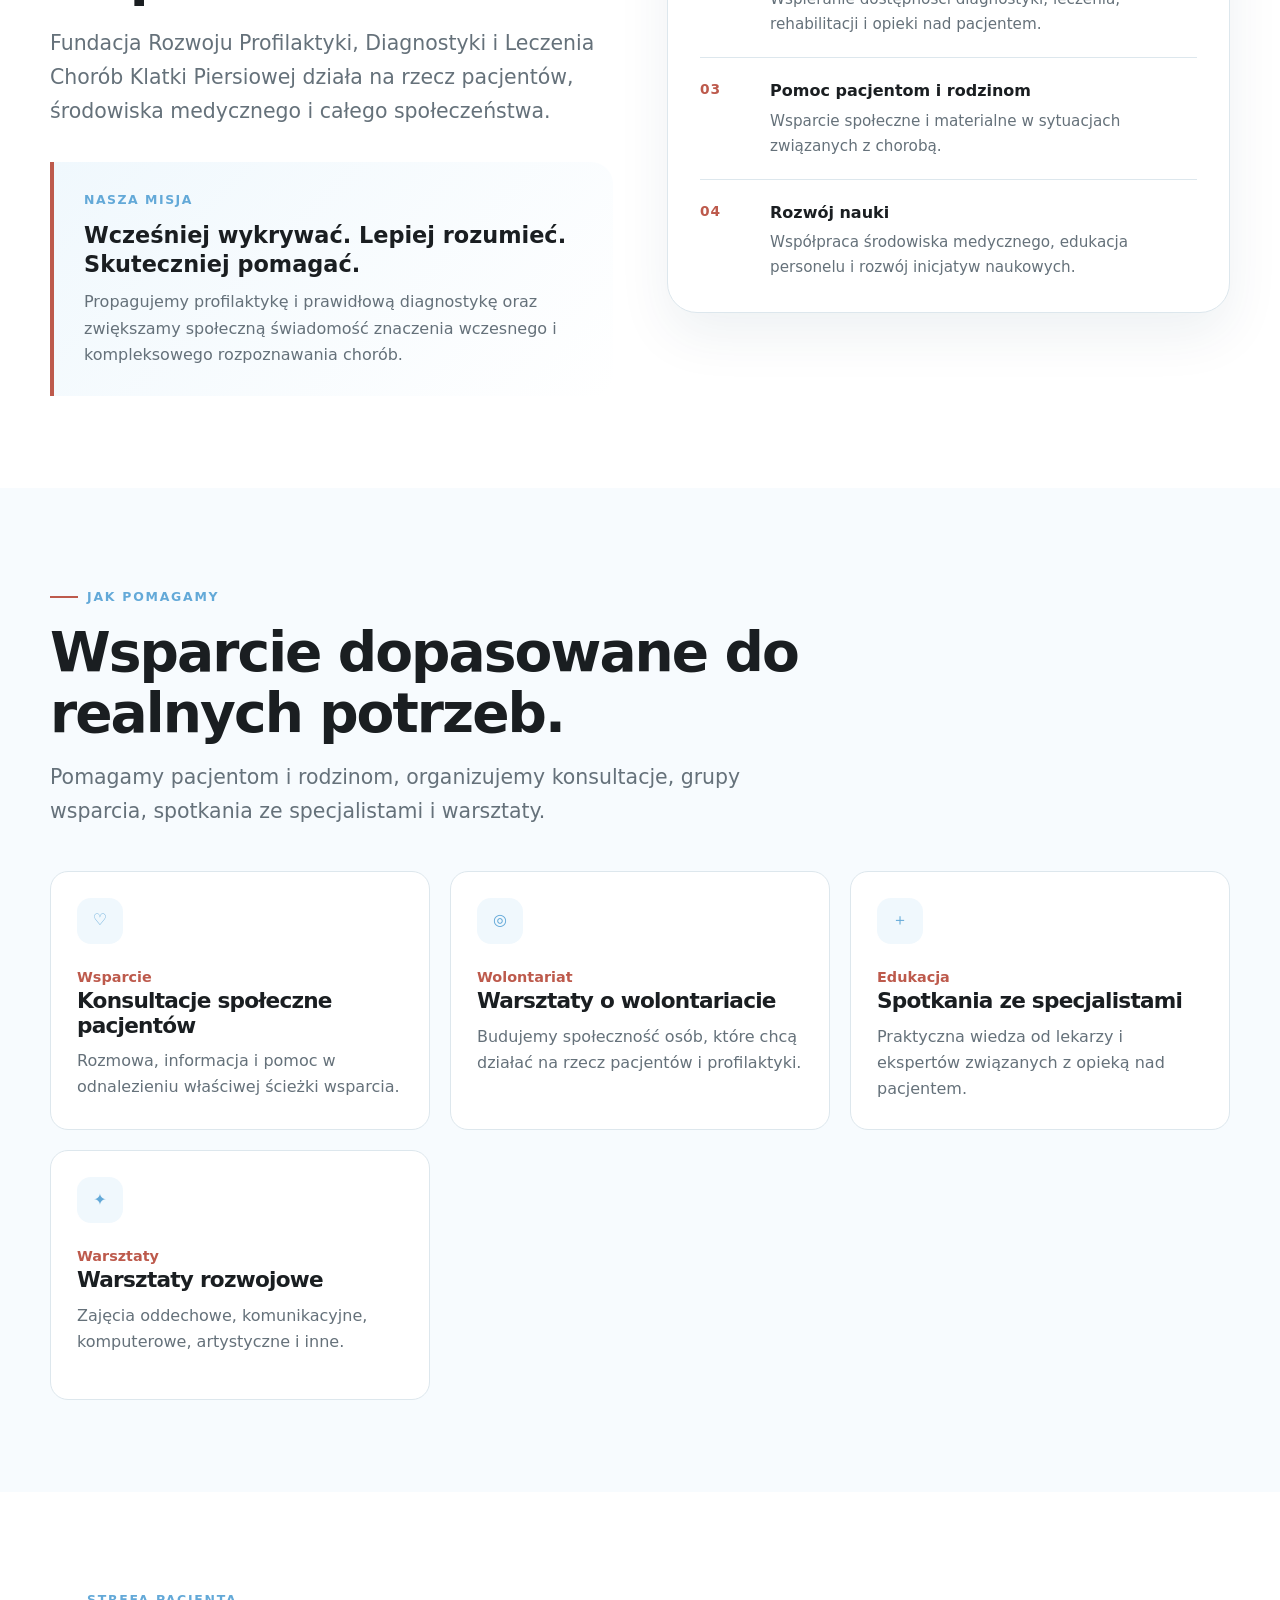
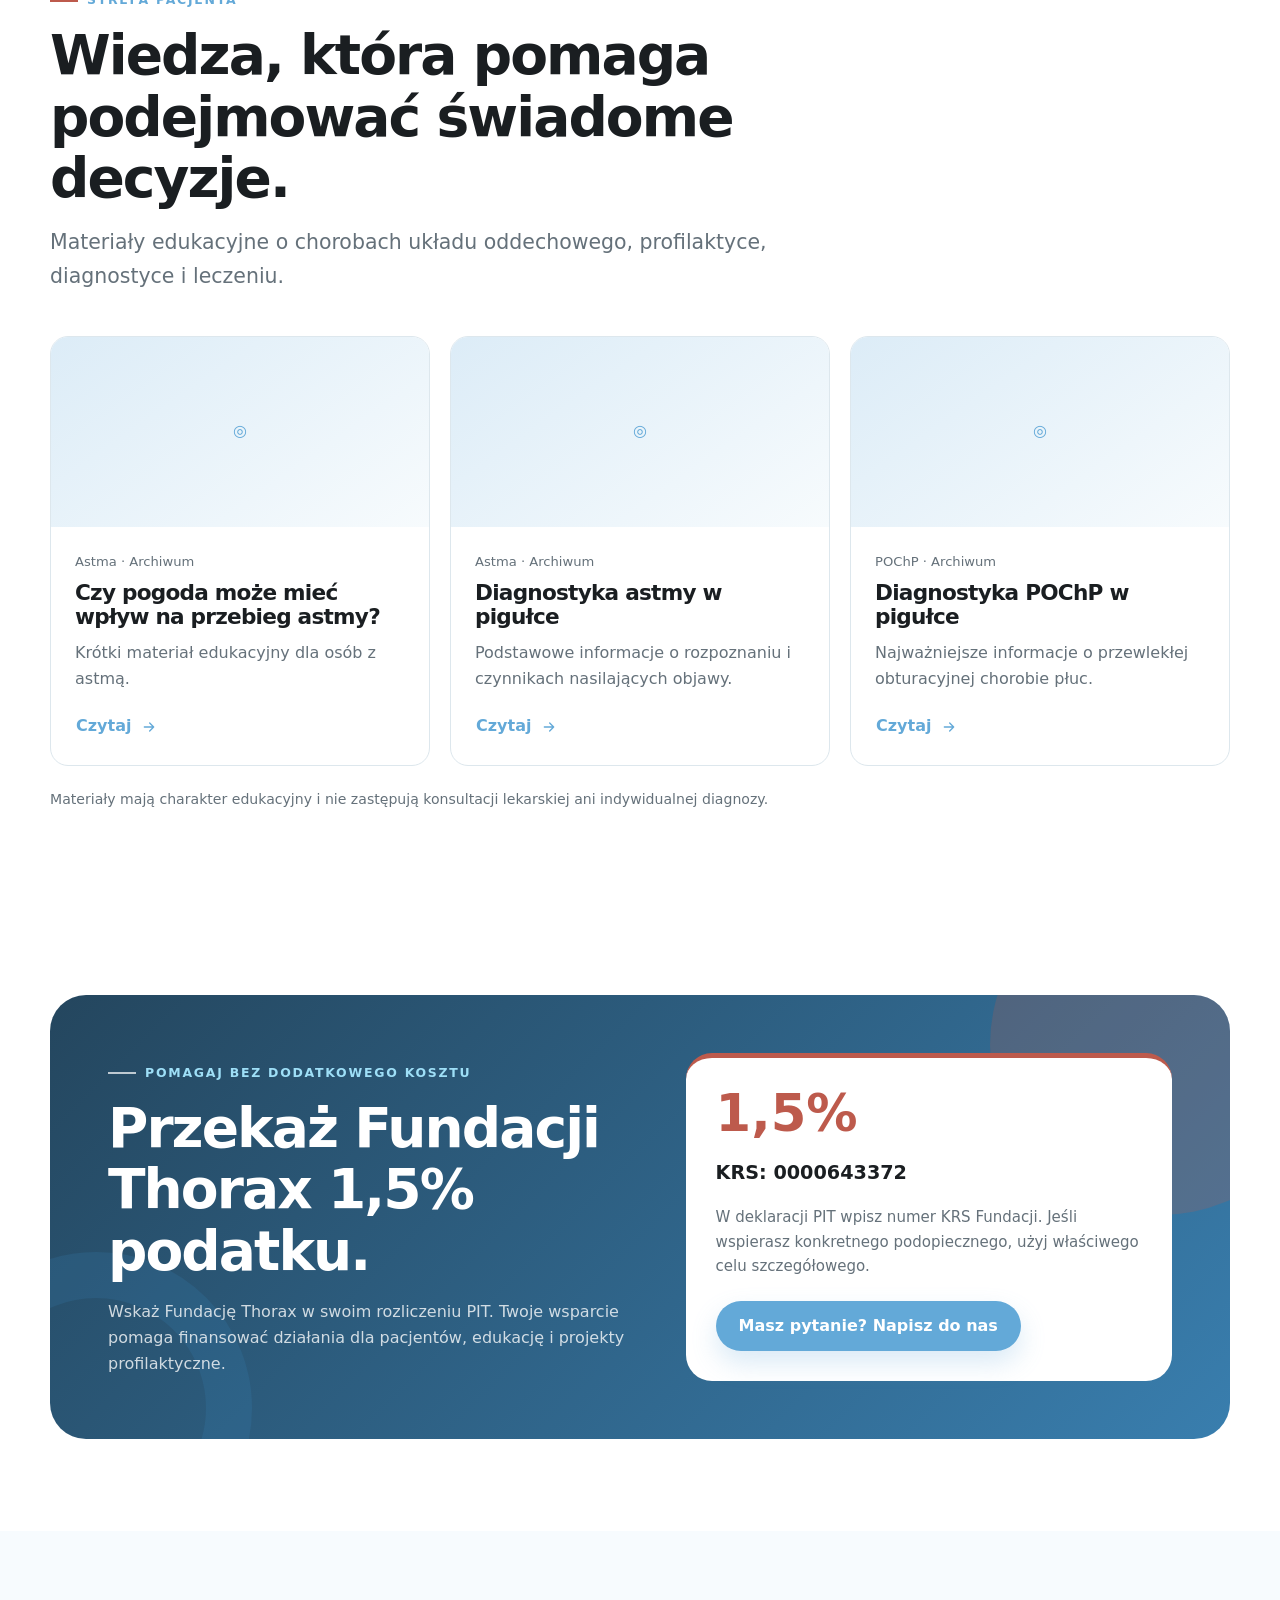
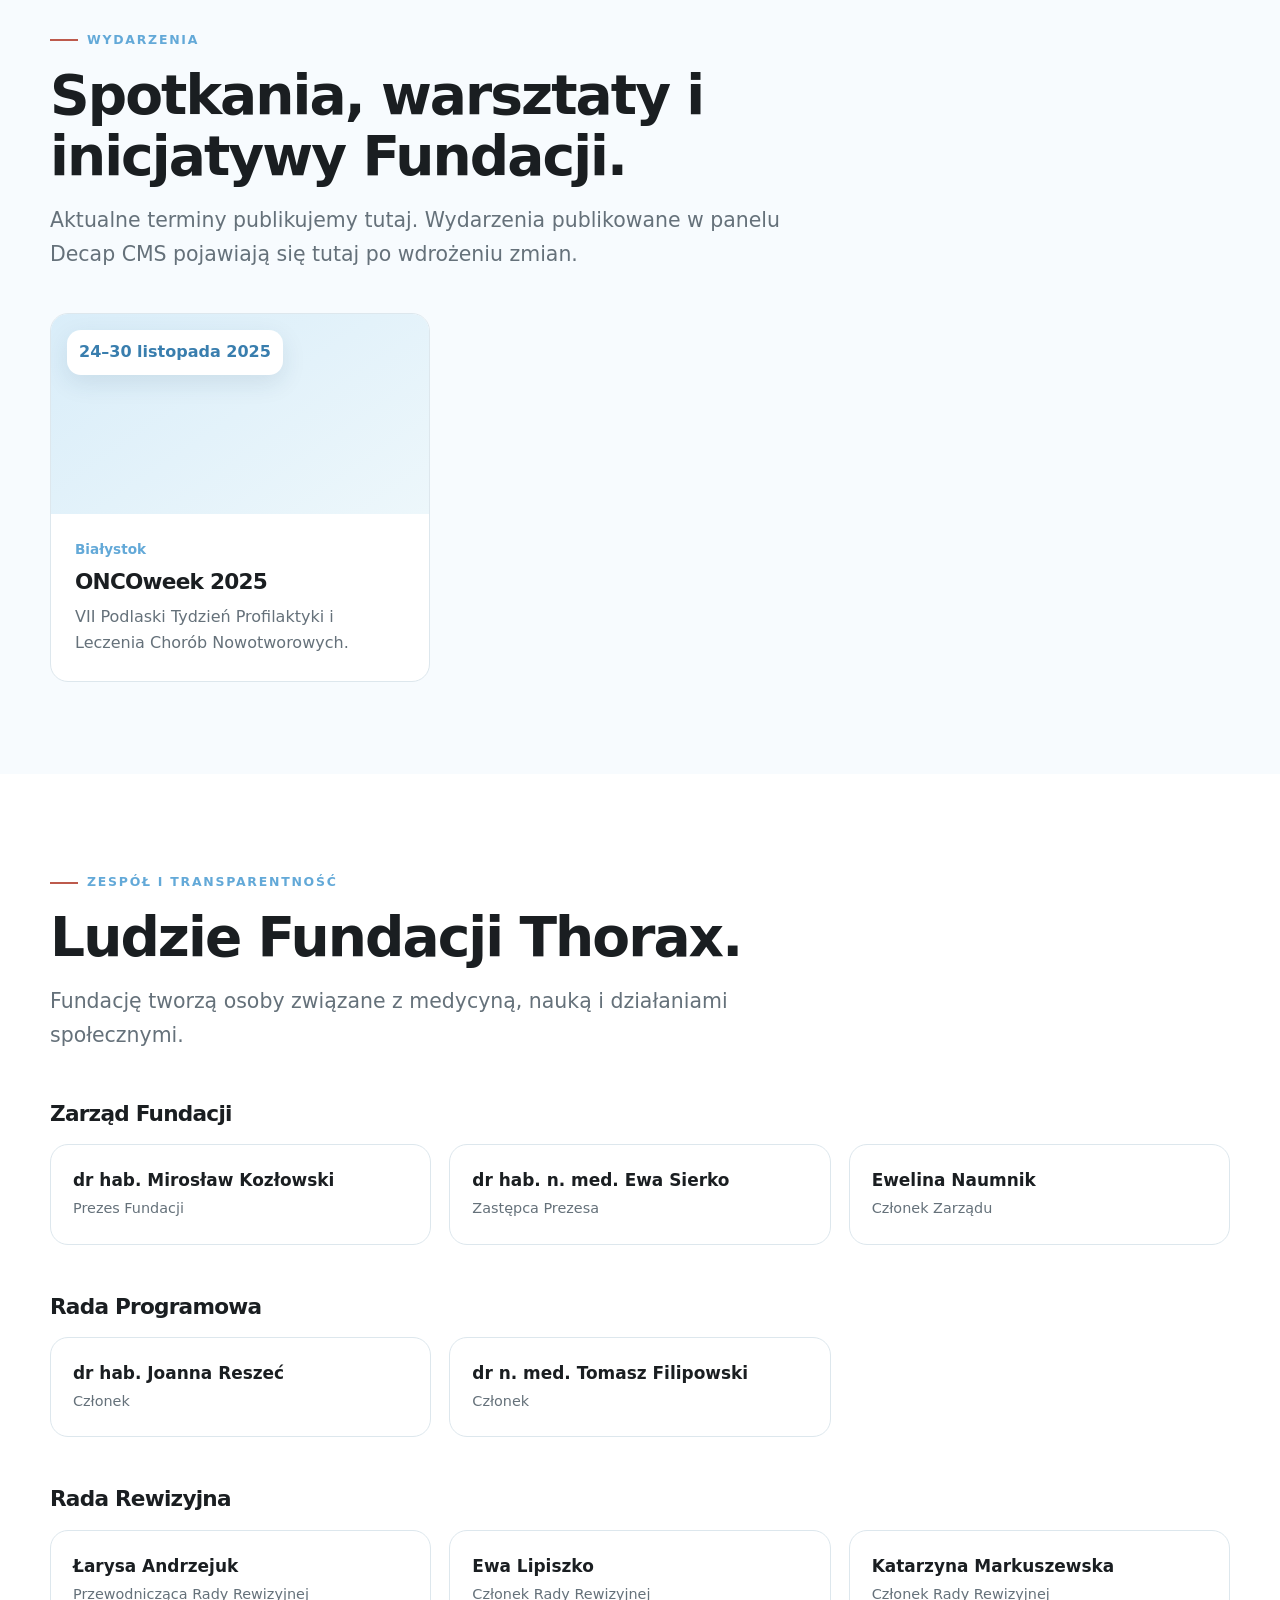
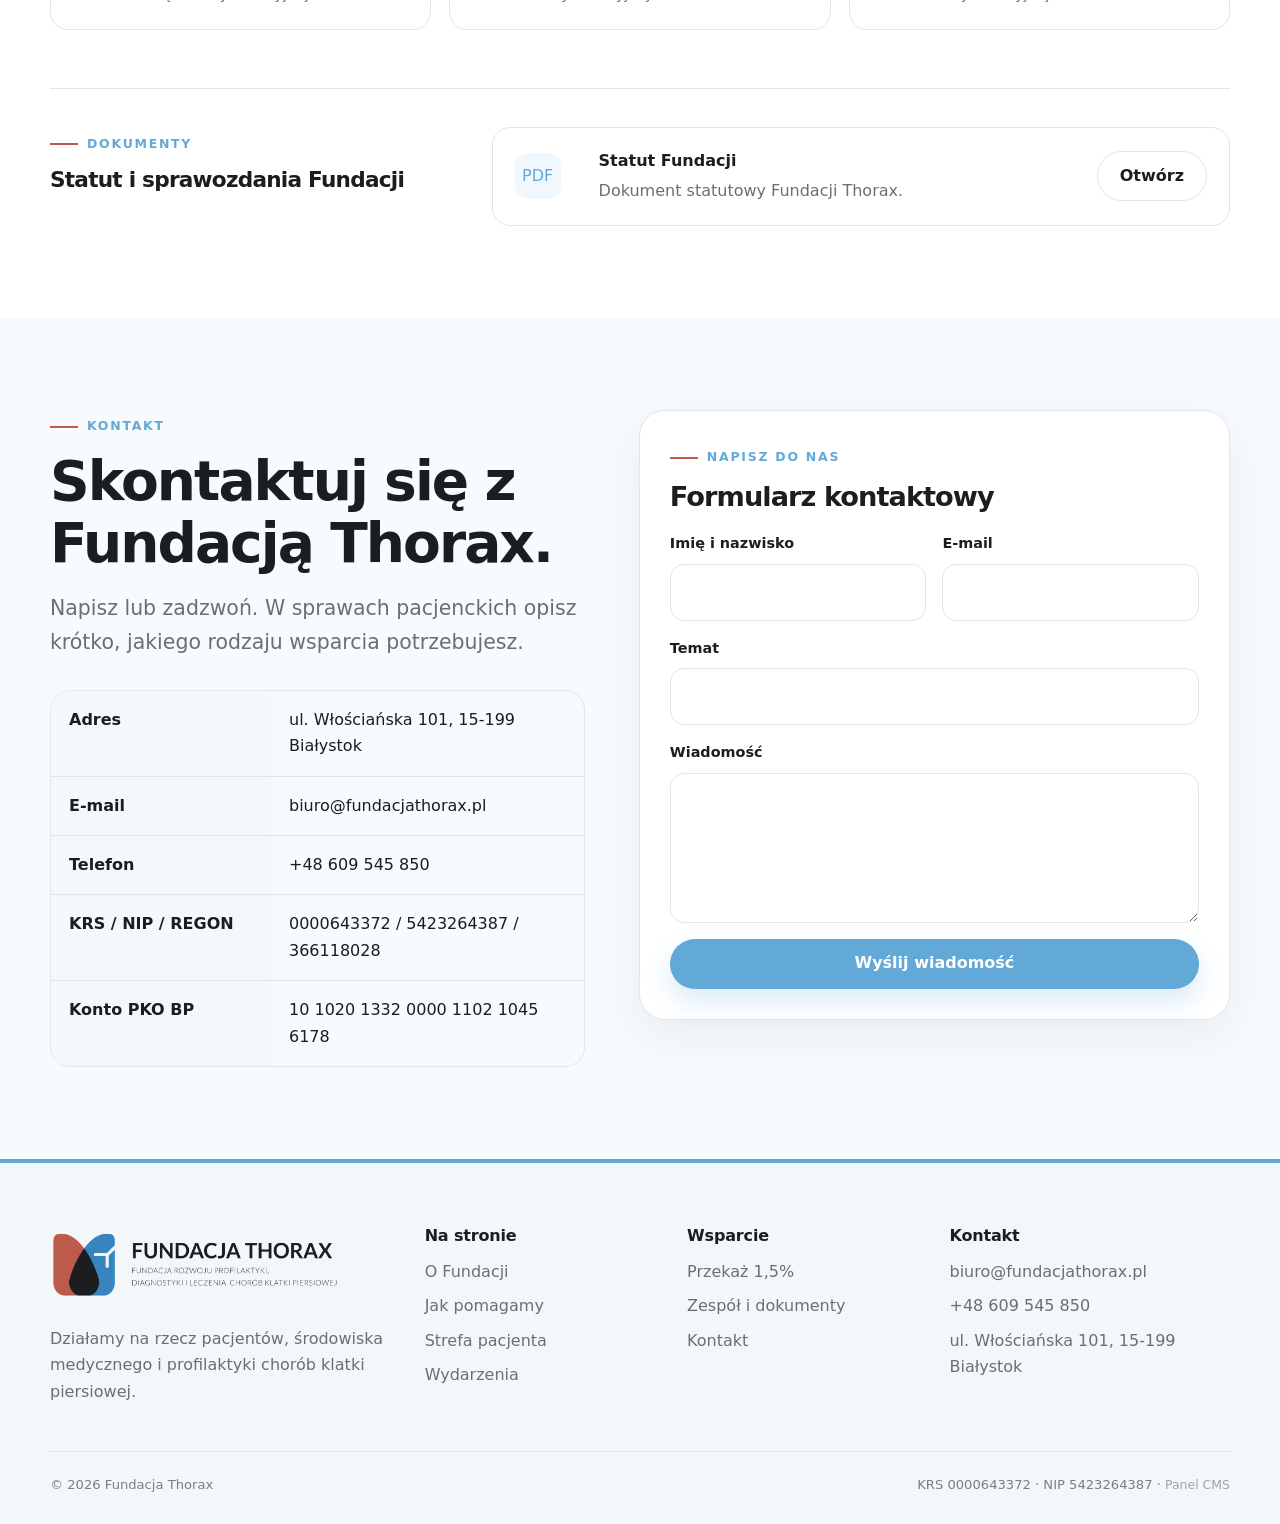
<file: kontakt.html>
<!doctype html><html lang="pl"><head><meta charset="utf-8"><meta name="viewport" content="width=device-width,initial-scale=1"><meta http-equiv="refresh" content="0;url=/#kontakt"><link rel="canonical" href="/#kontakt"><title>Fundacja Thorax</title></head><body><p>Przenoszenie na <a href="/#kontakt">stronę Fundacji Thorax</a>…</p><script>location.replace('/#kontakt');</script></body></html>
</file>
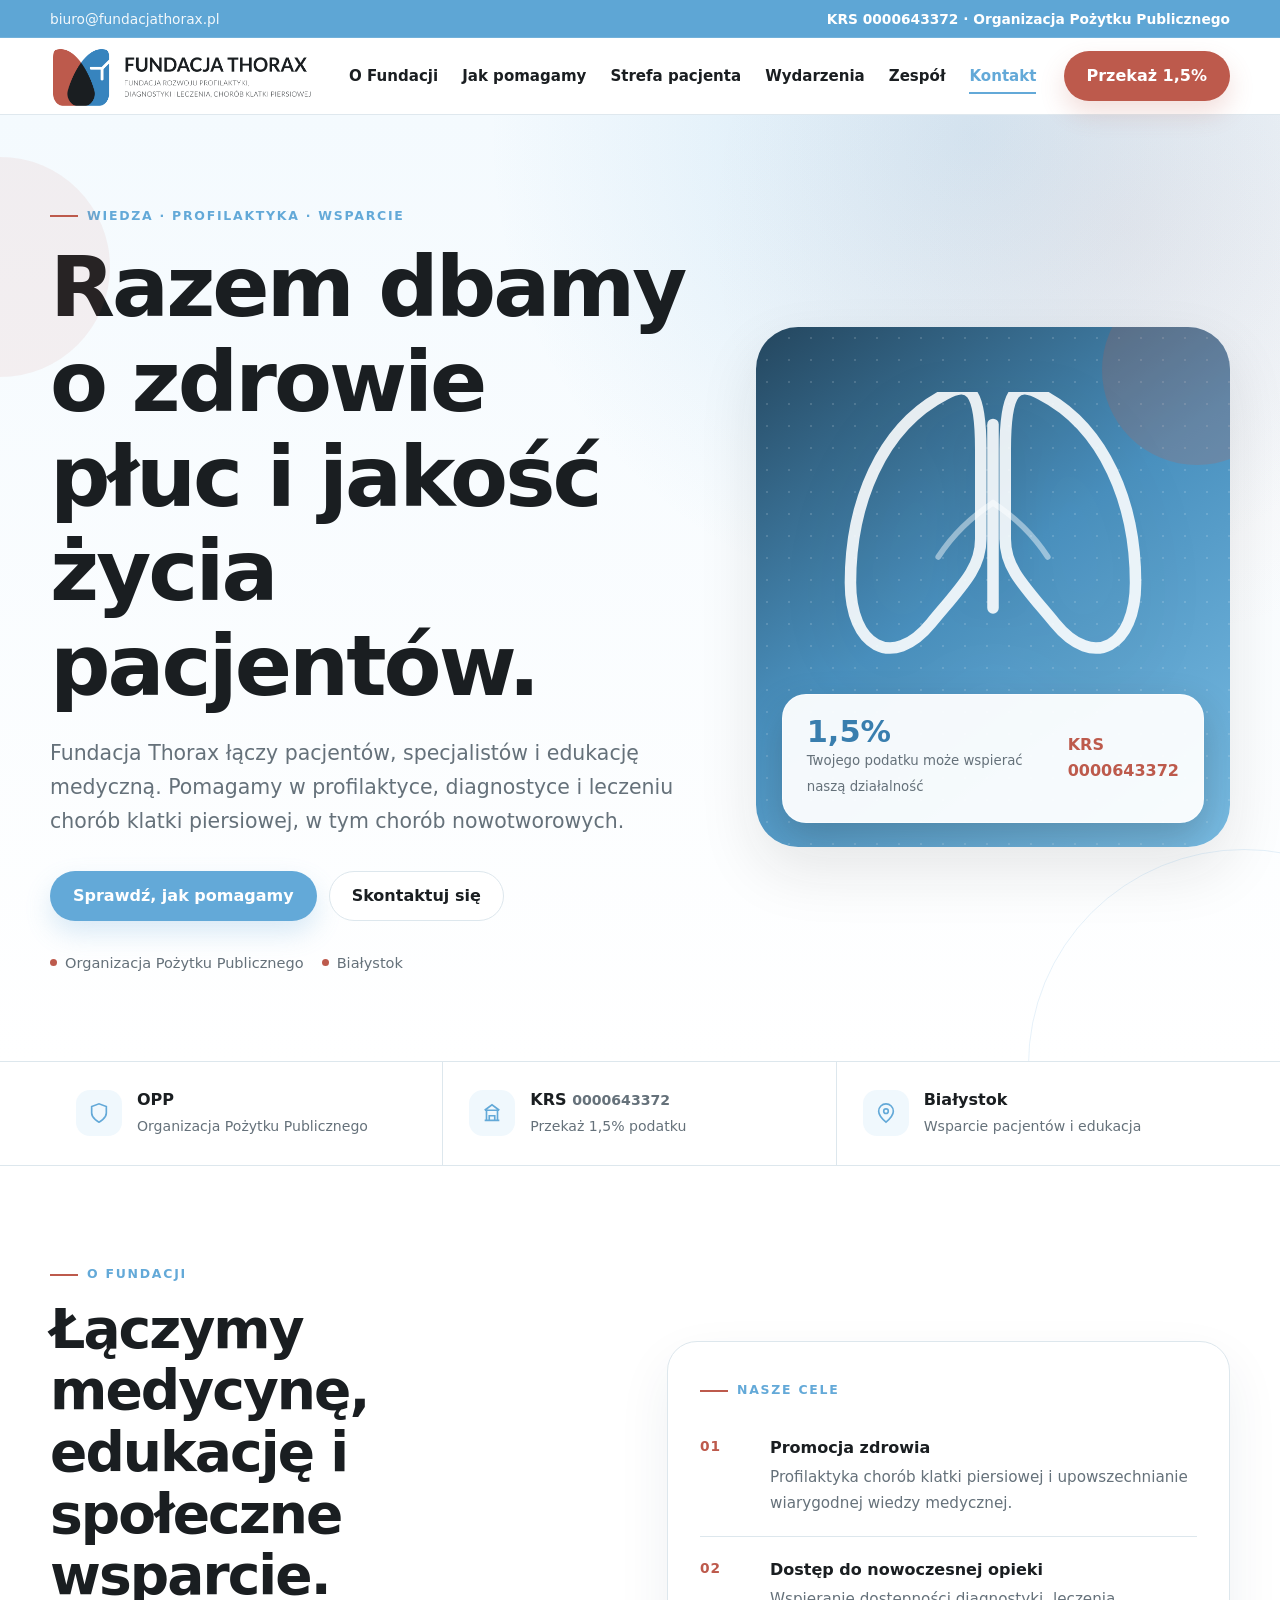
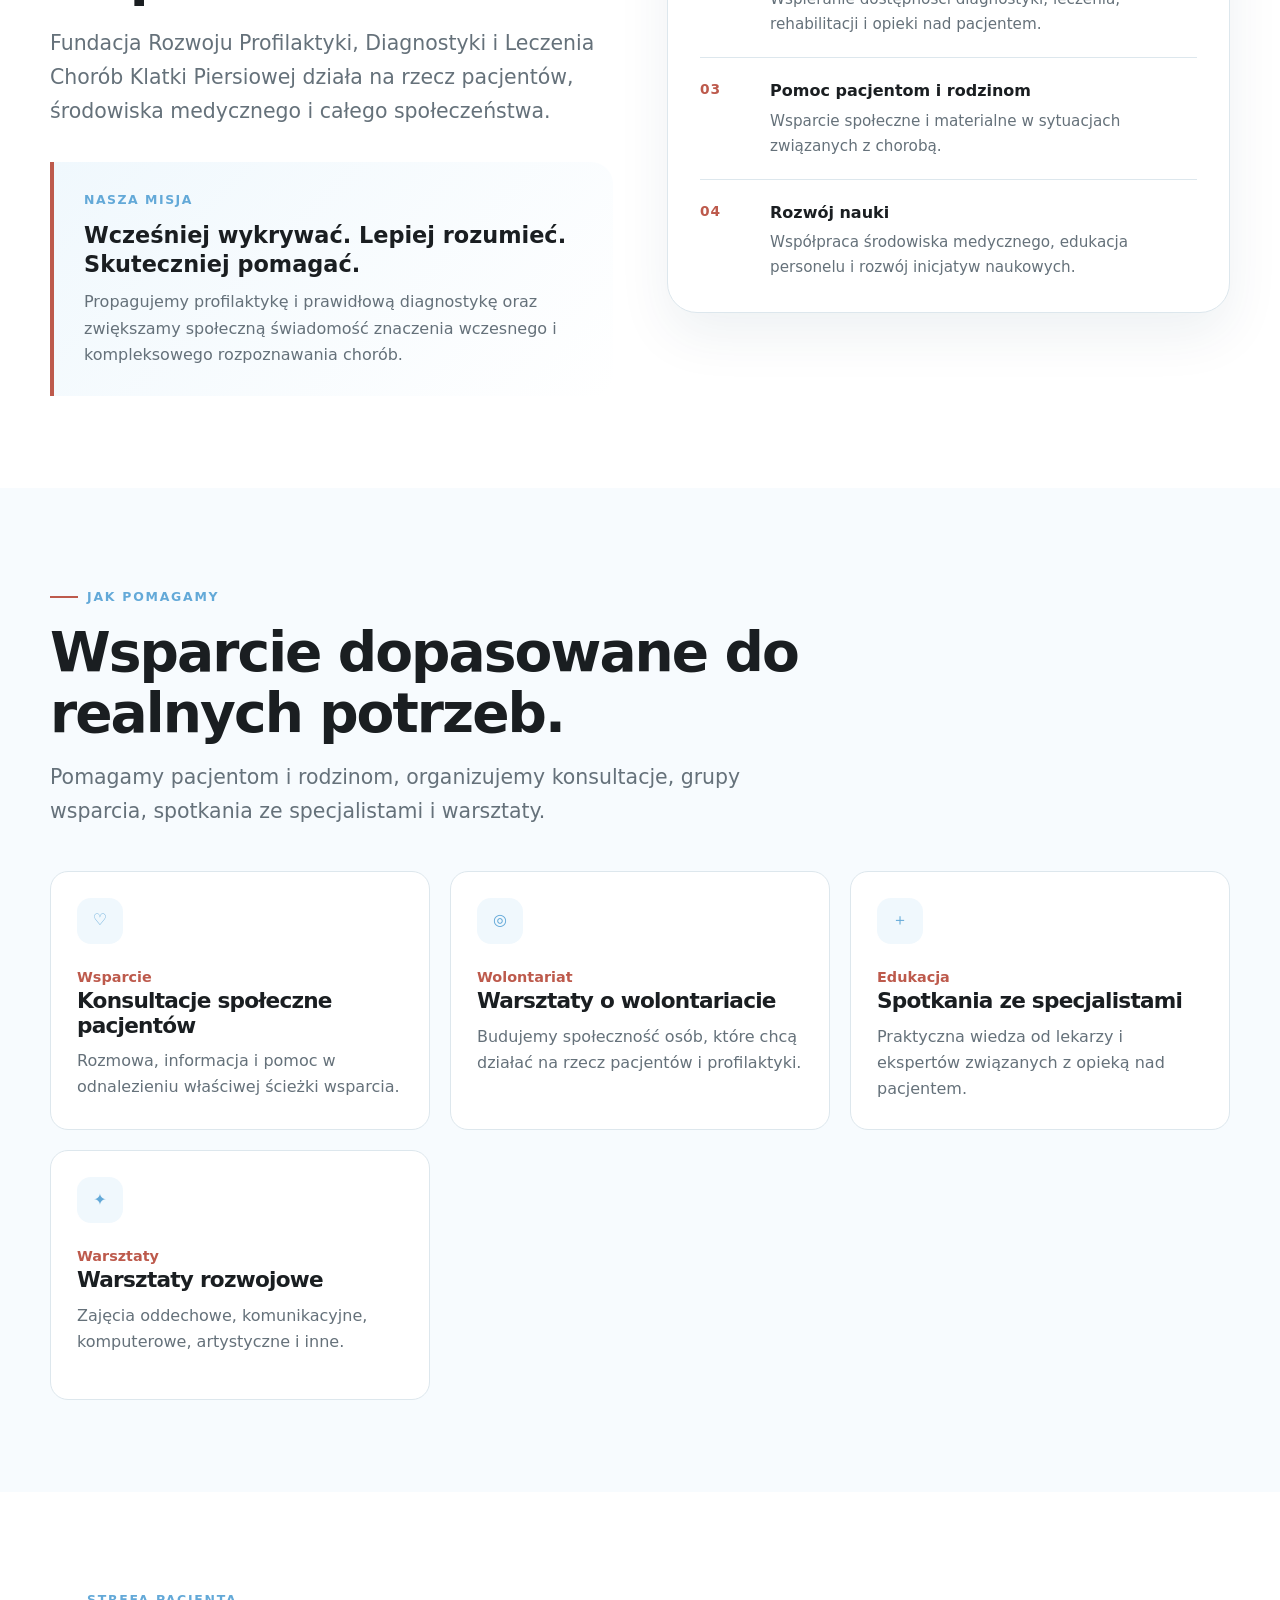
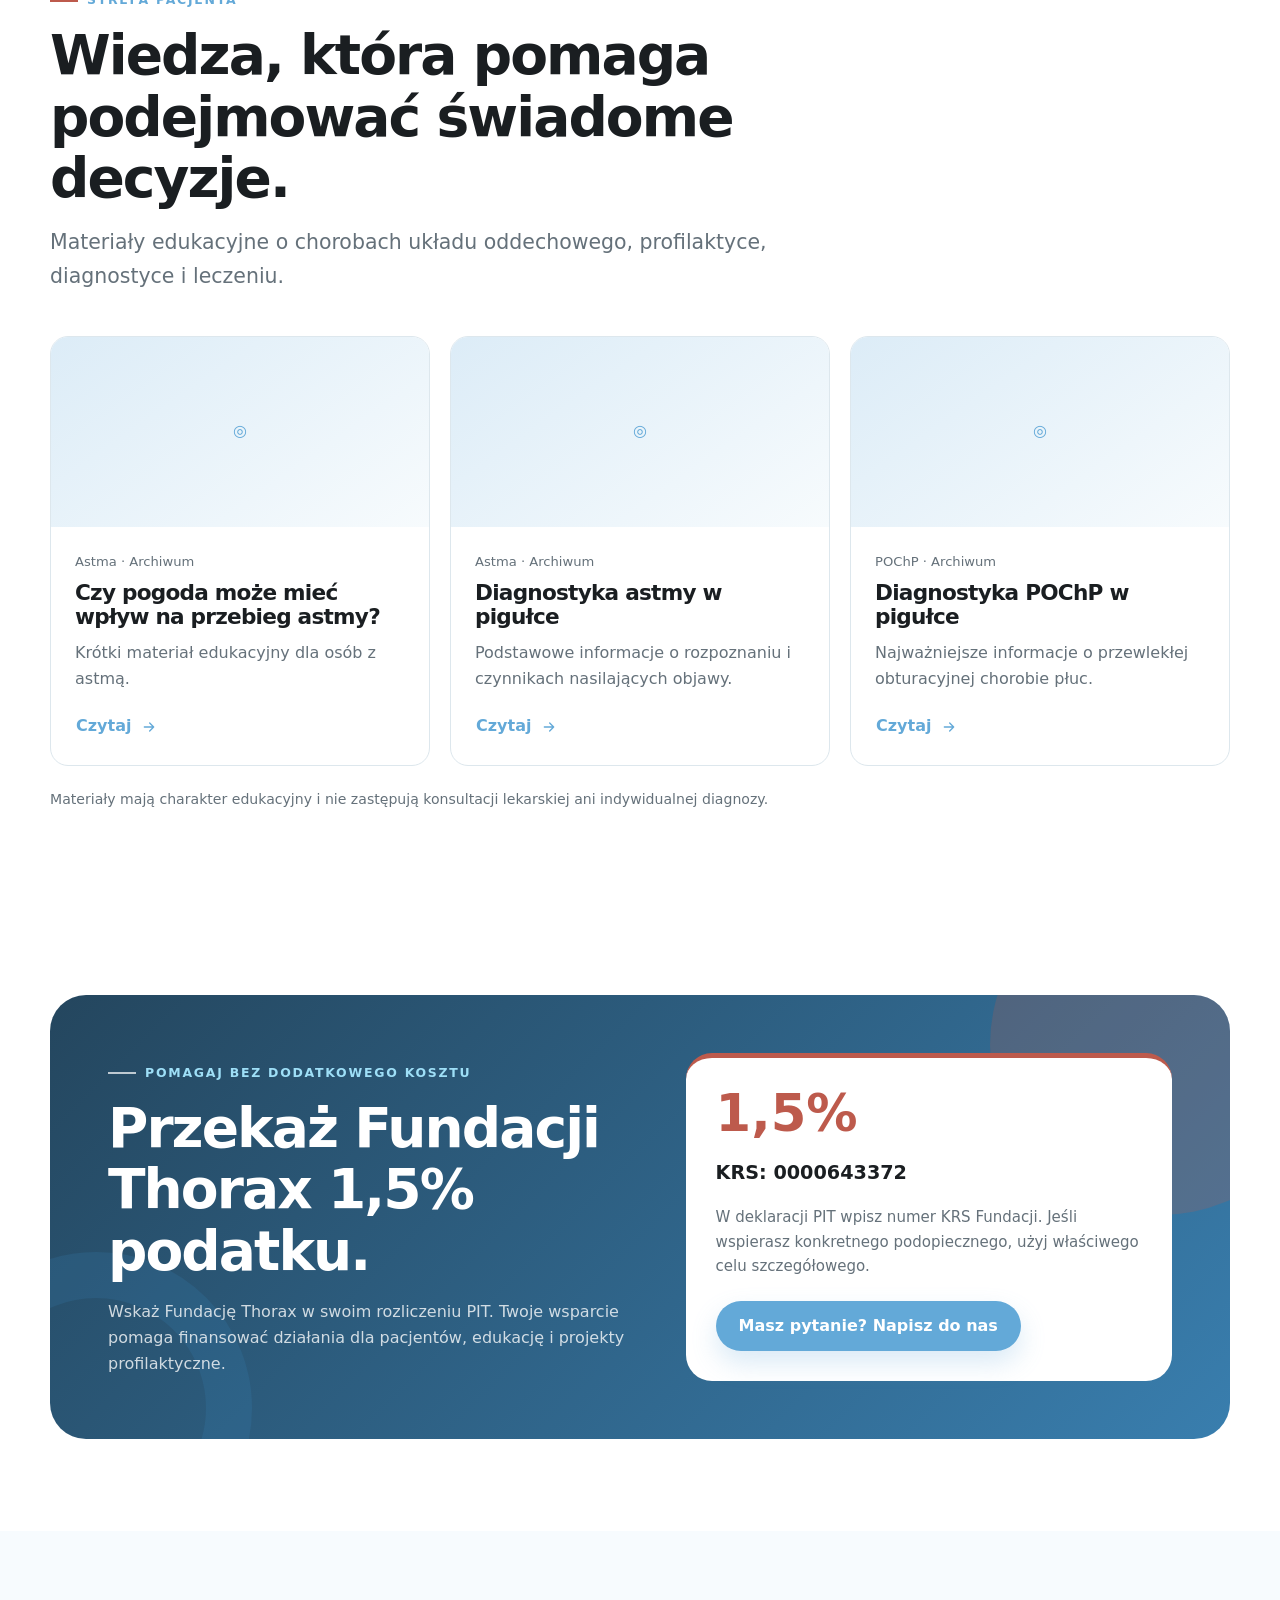
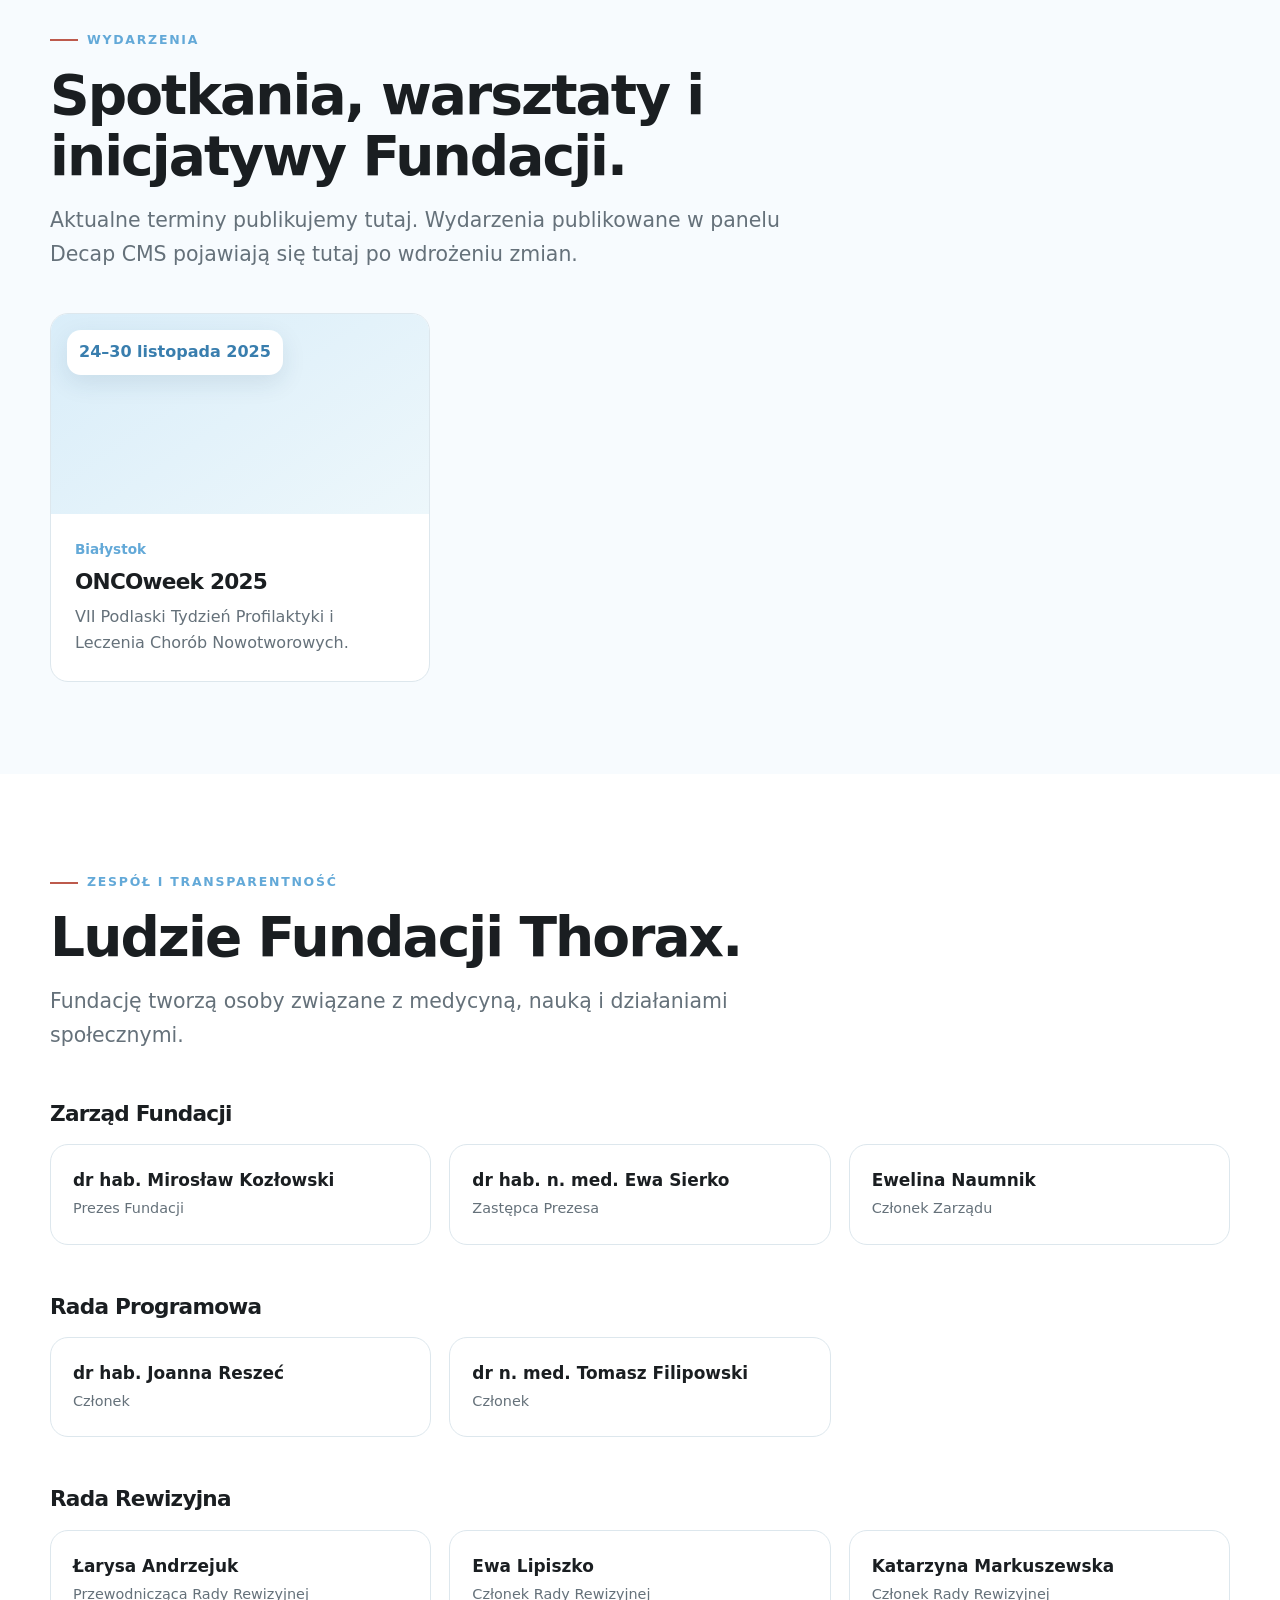
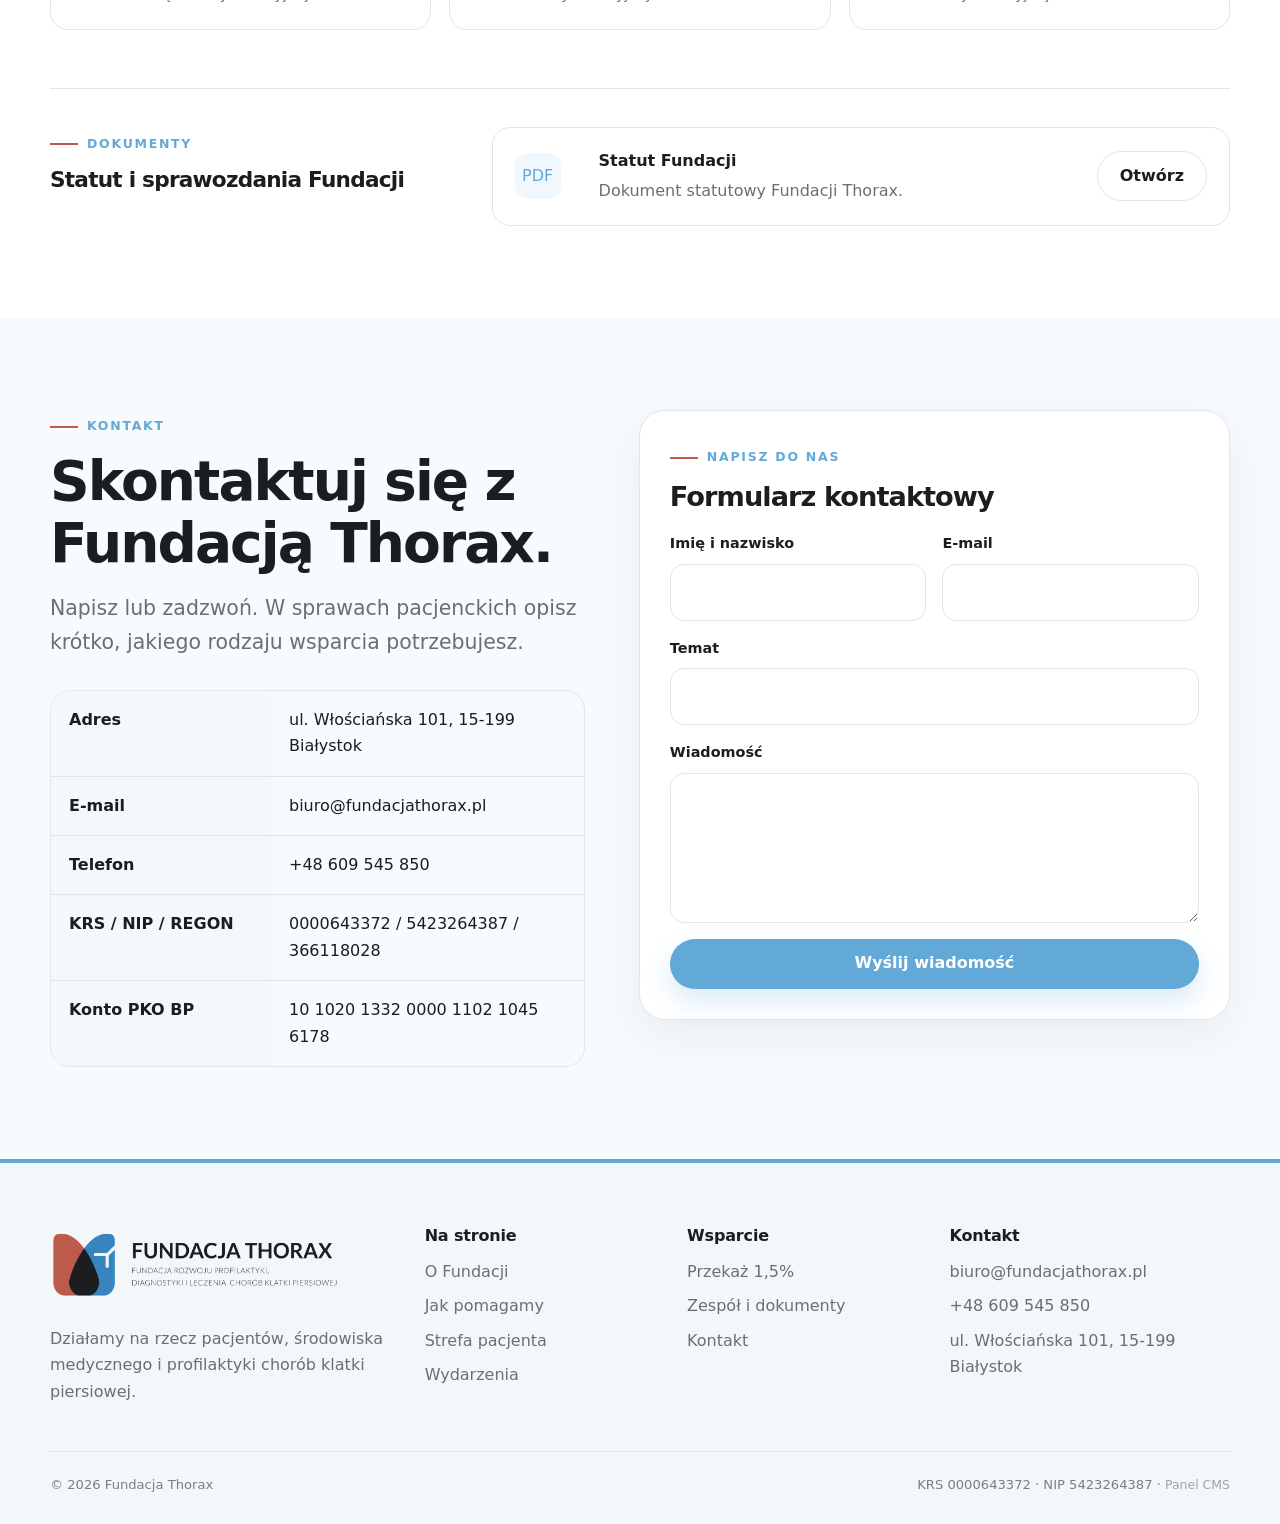
<file: o-fundacji.html>
<!doctype html><html lang="pl"><head><meta charset="utf-8"><meta name="viewport" content="width=device-width,initial-scale=1"><meta http-equiv="refresh" content="0;url=/#o-fundacji"><link rel="canonical" href="/#o-fundacji"><title>Fundacja Thorax</title></head><body><p>Przenoszenie na <a href="/#o-fundacji">stronę Fundacji Thorax</a>…</p><script>location.replace('/#o-fundacji');</script></body></html>
</file>
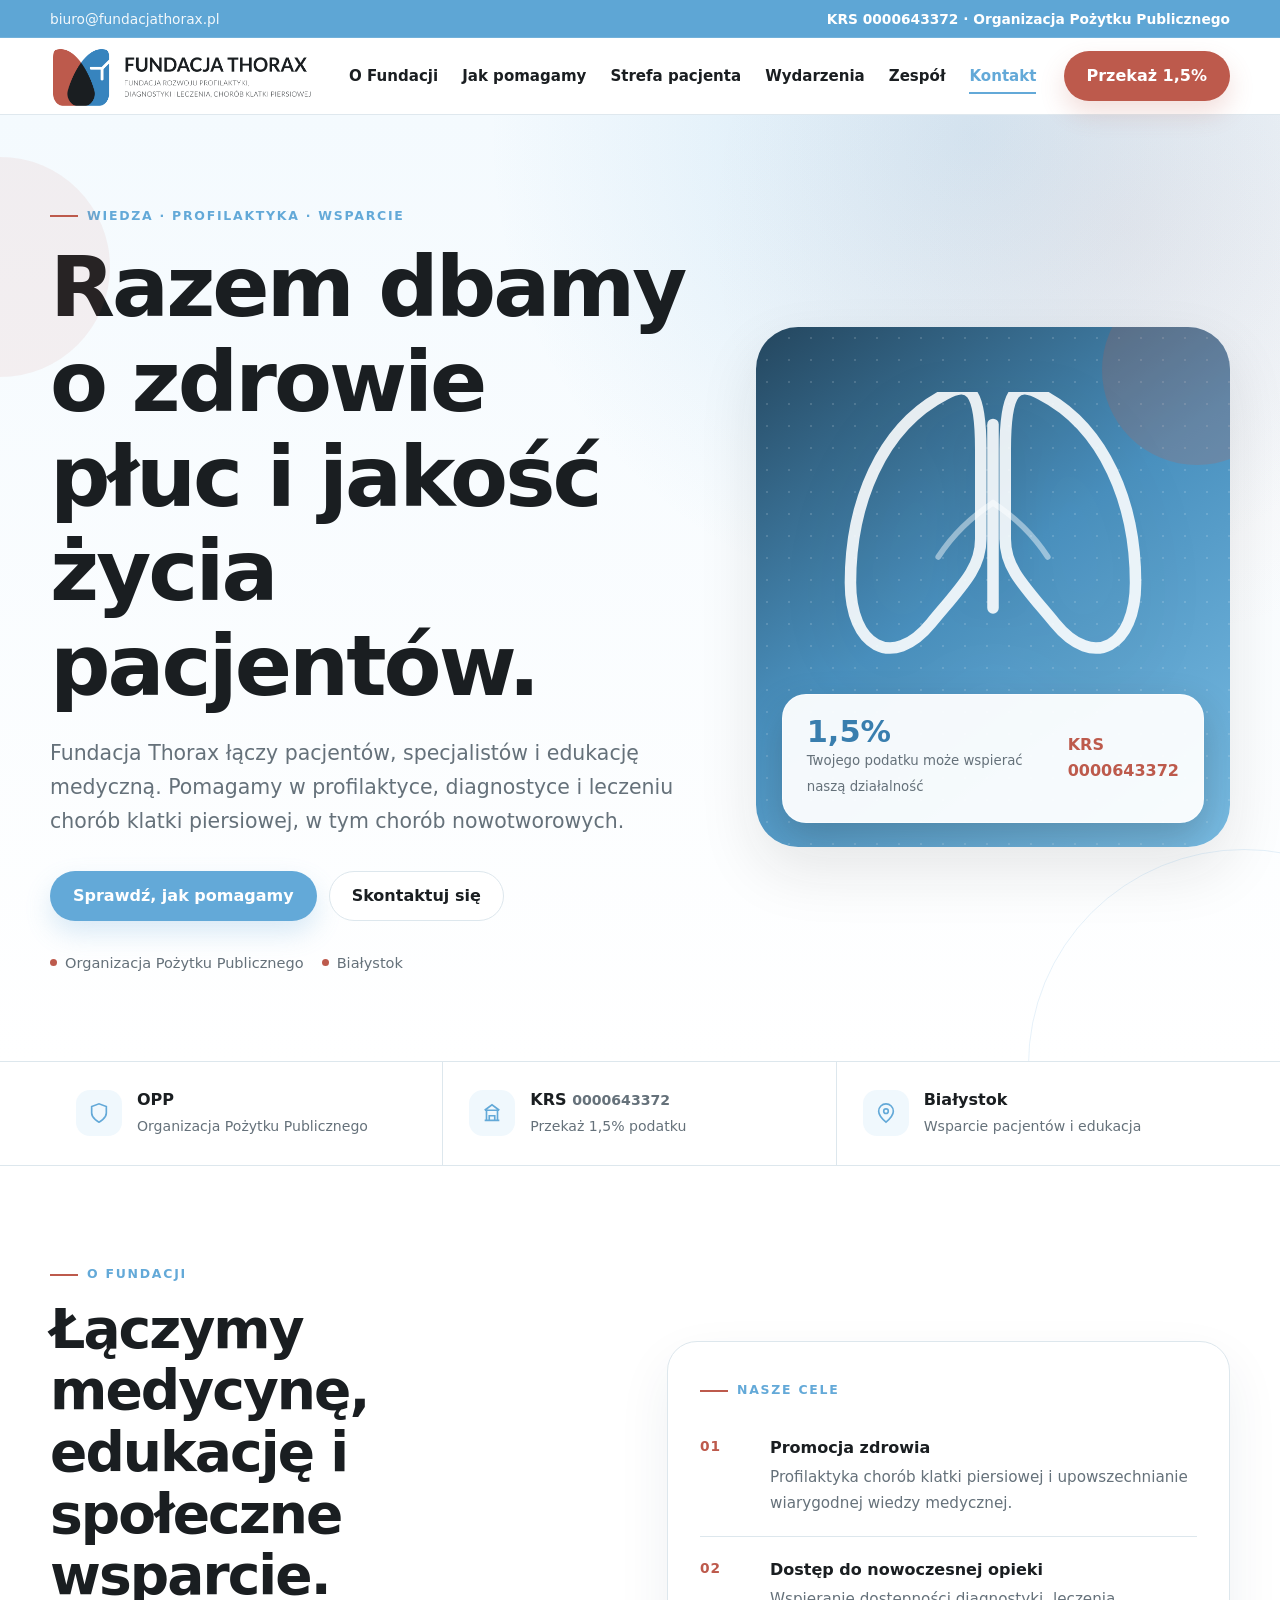
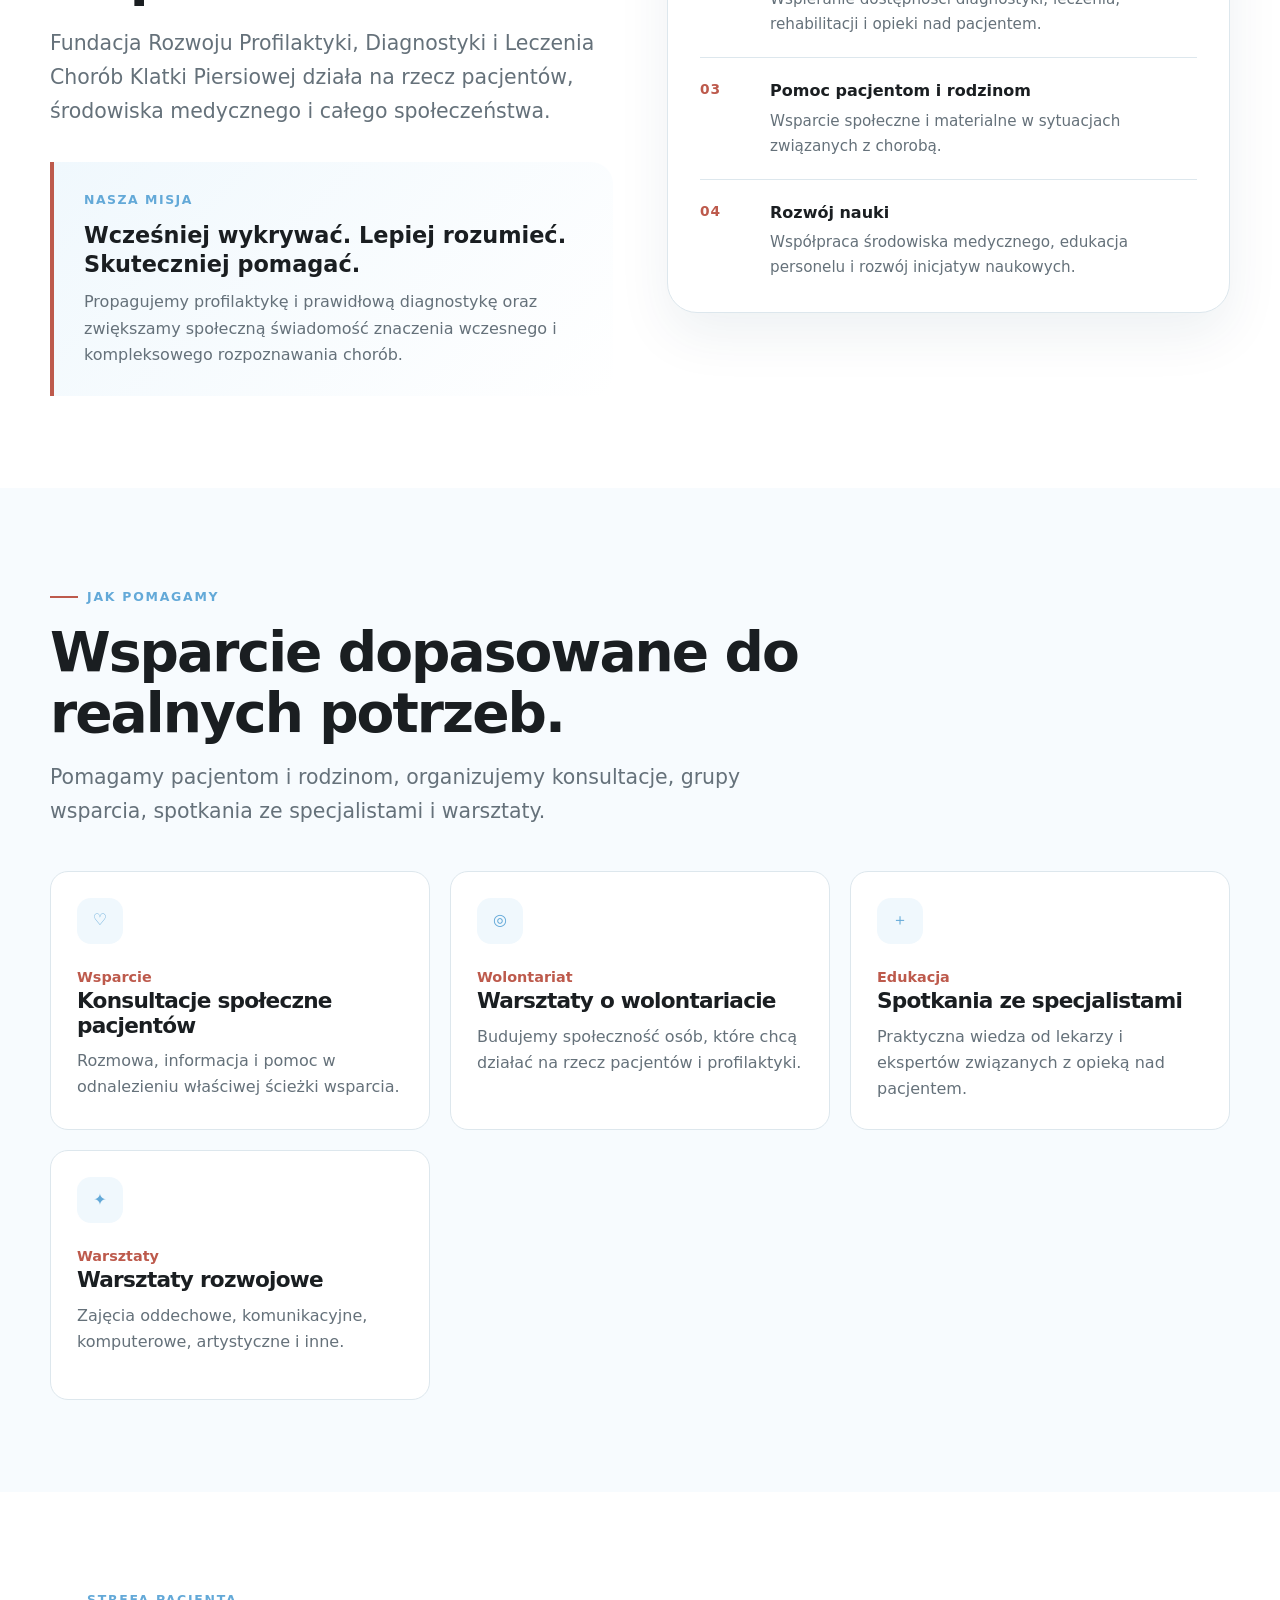
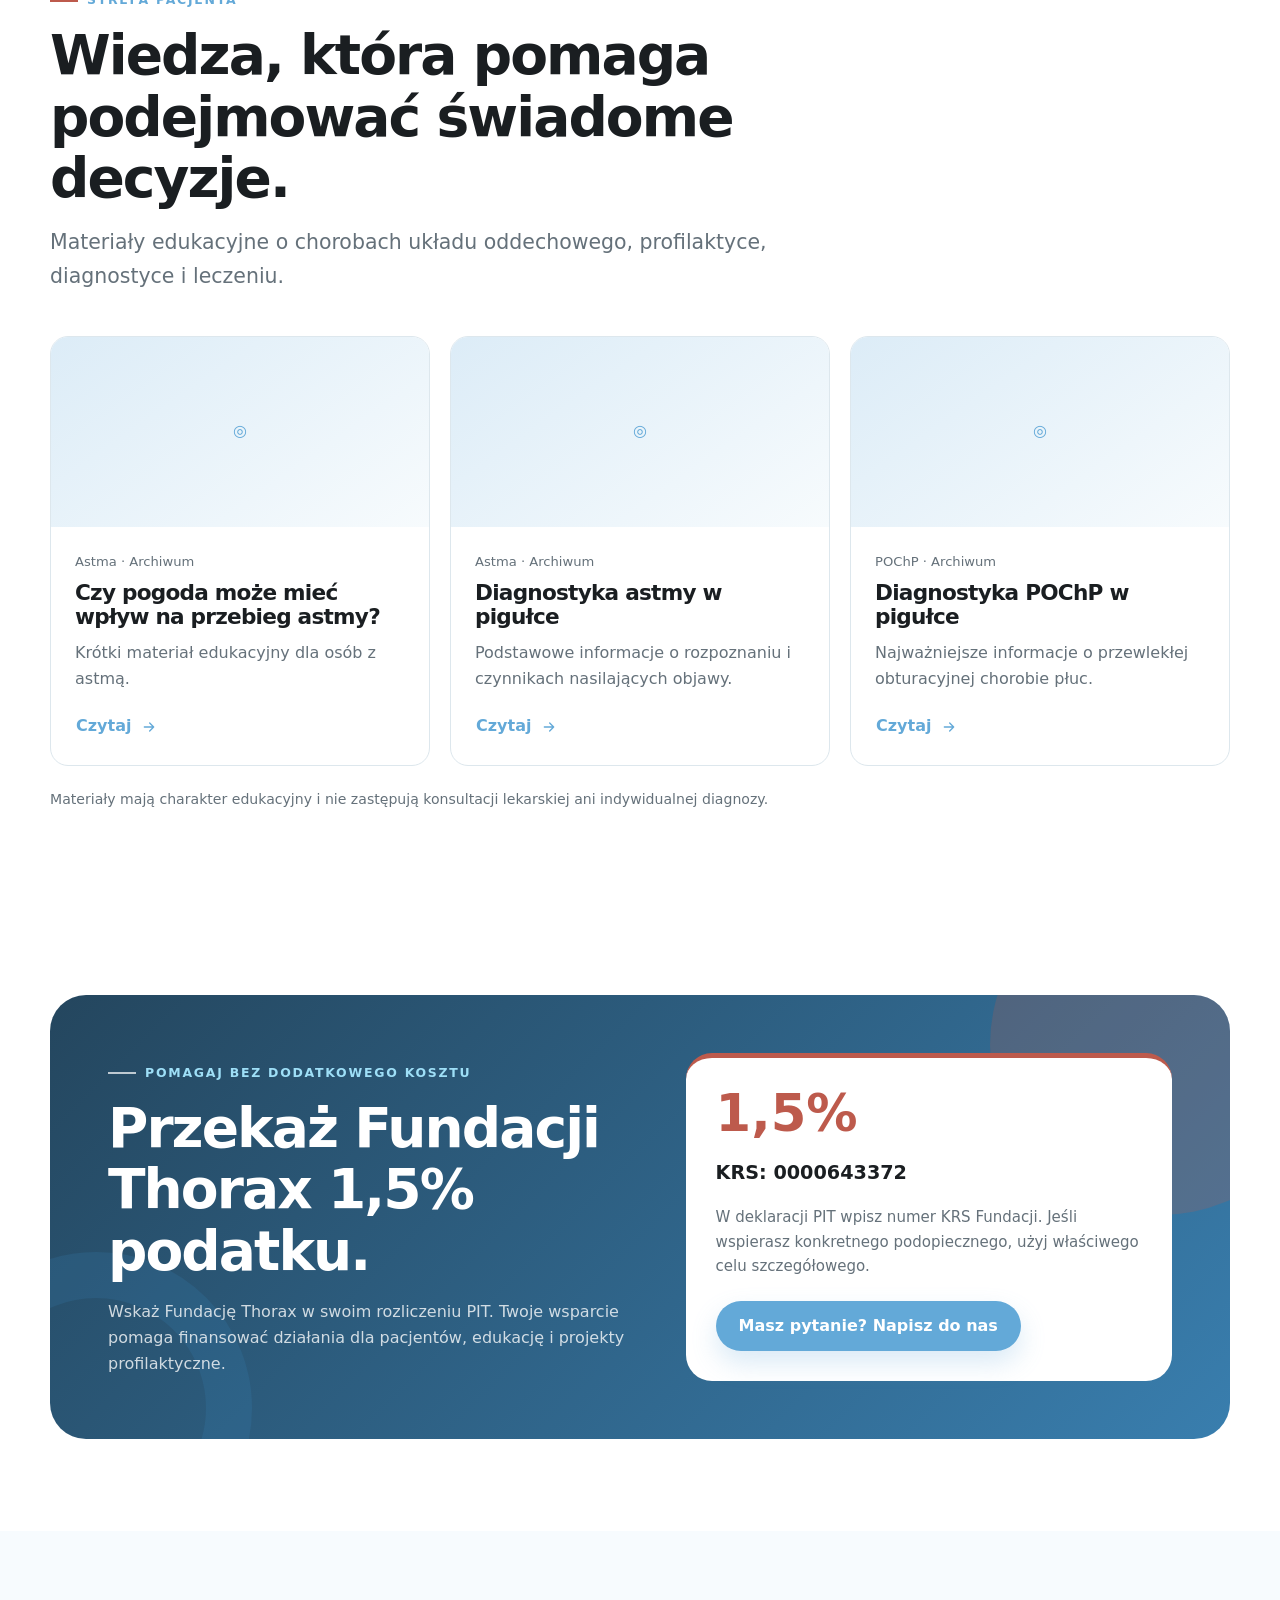
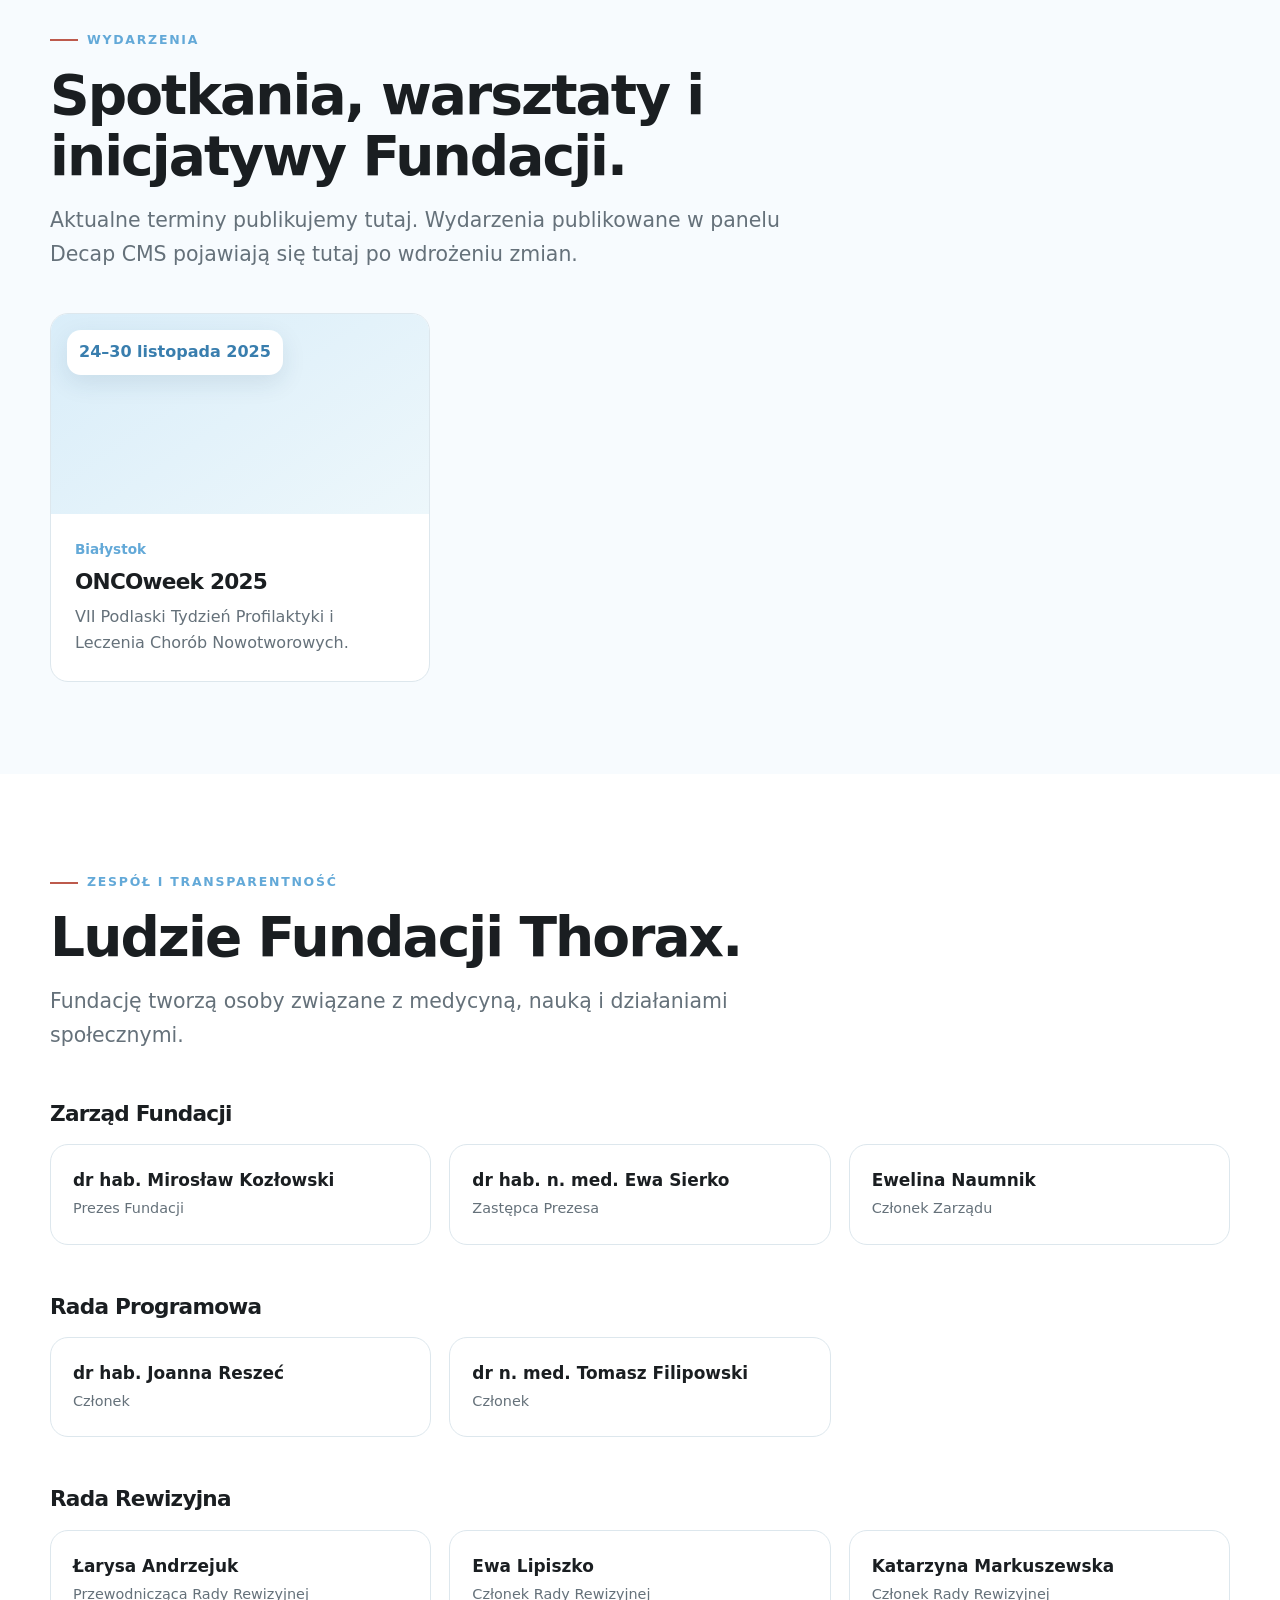
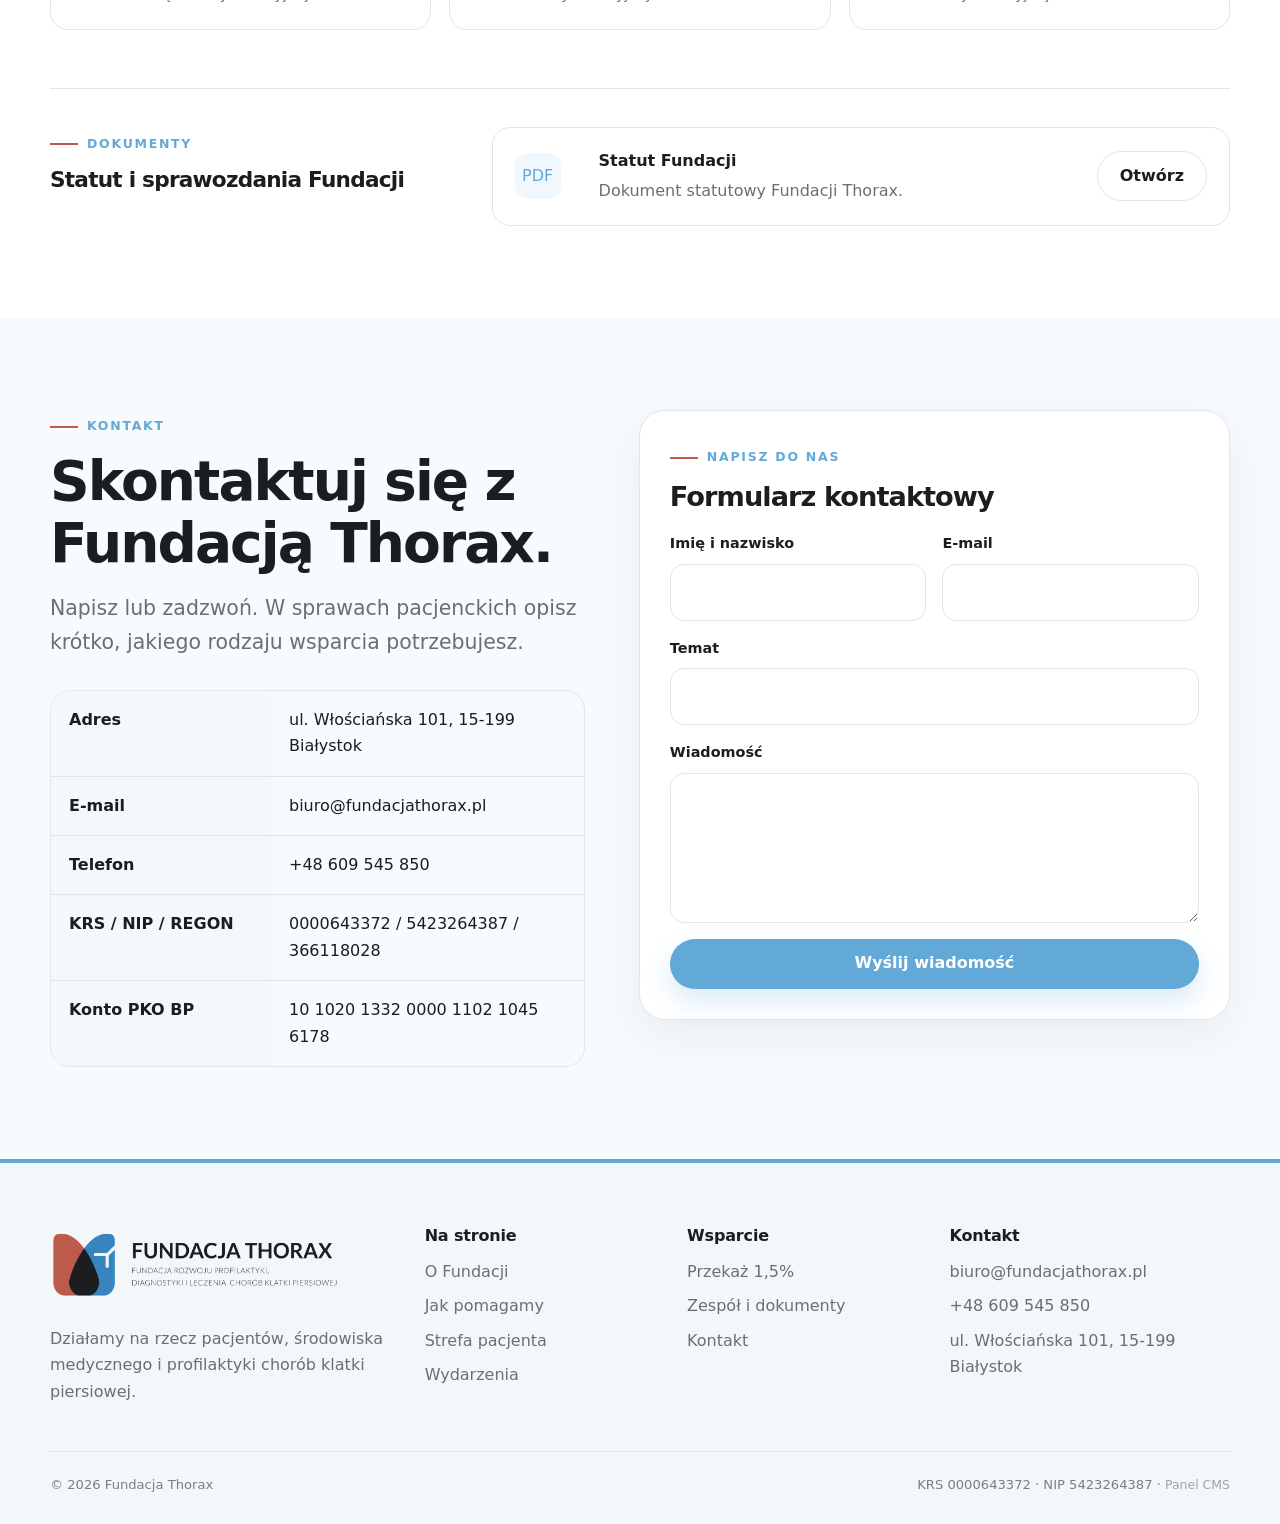
<file: pomoc.html>
<!doctype html><html lang="pl"><head><meta charset="utf-8"><meta name="viewport" content="width=device-width,initial-scale=1"><meta http-equiv="refresh" content="0;url=/#jak-pomagamy"><link rel="canonical" href="/#jak-pomagamy"><title>Fundacja Thorax</title></head><body><p>Przenoszenie na <a href="/#jak-pomagamy">stronę Fundacji Thorax</a>…</p><script>location.replace('/#jak-pomagamy');</script></body></html>
</file>
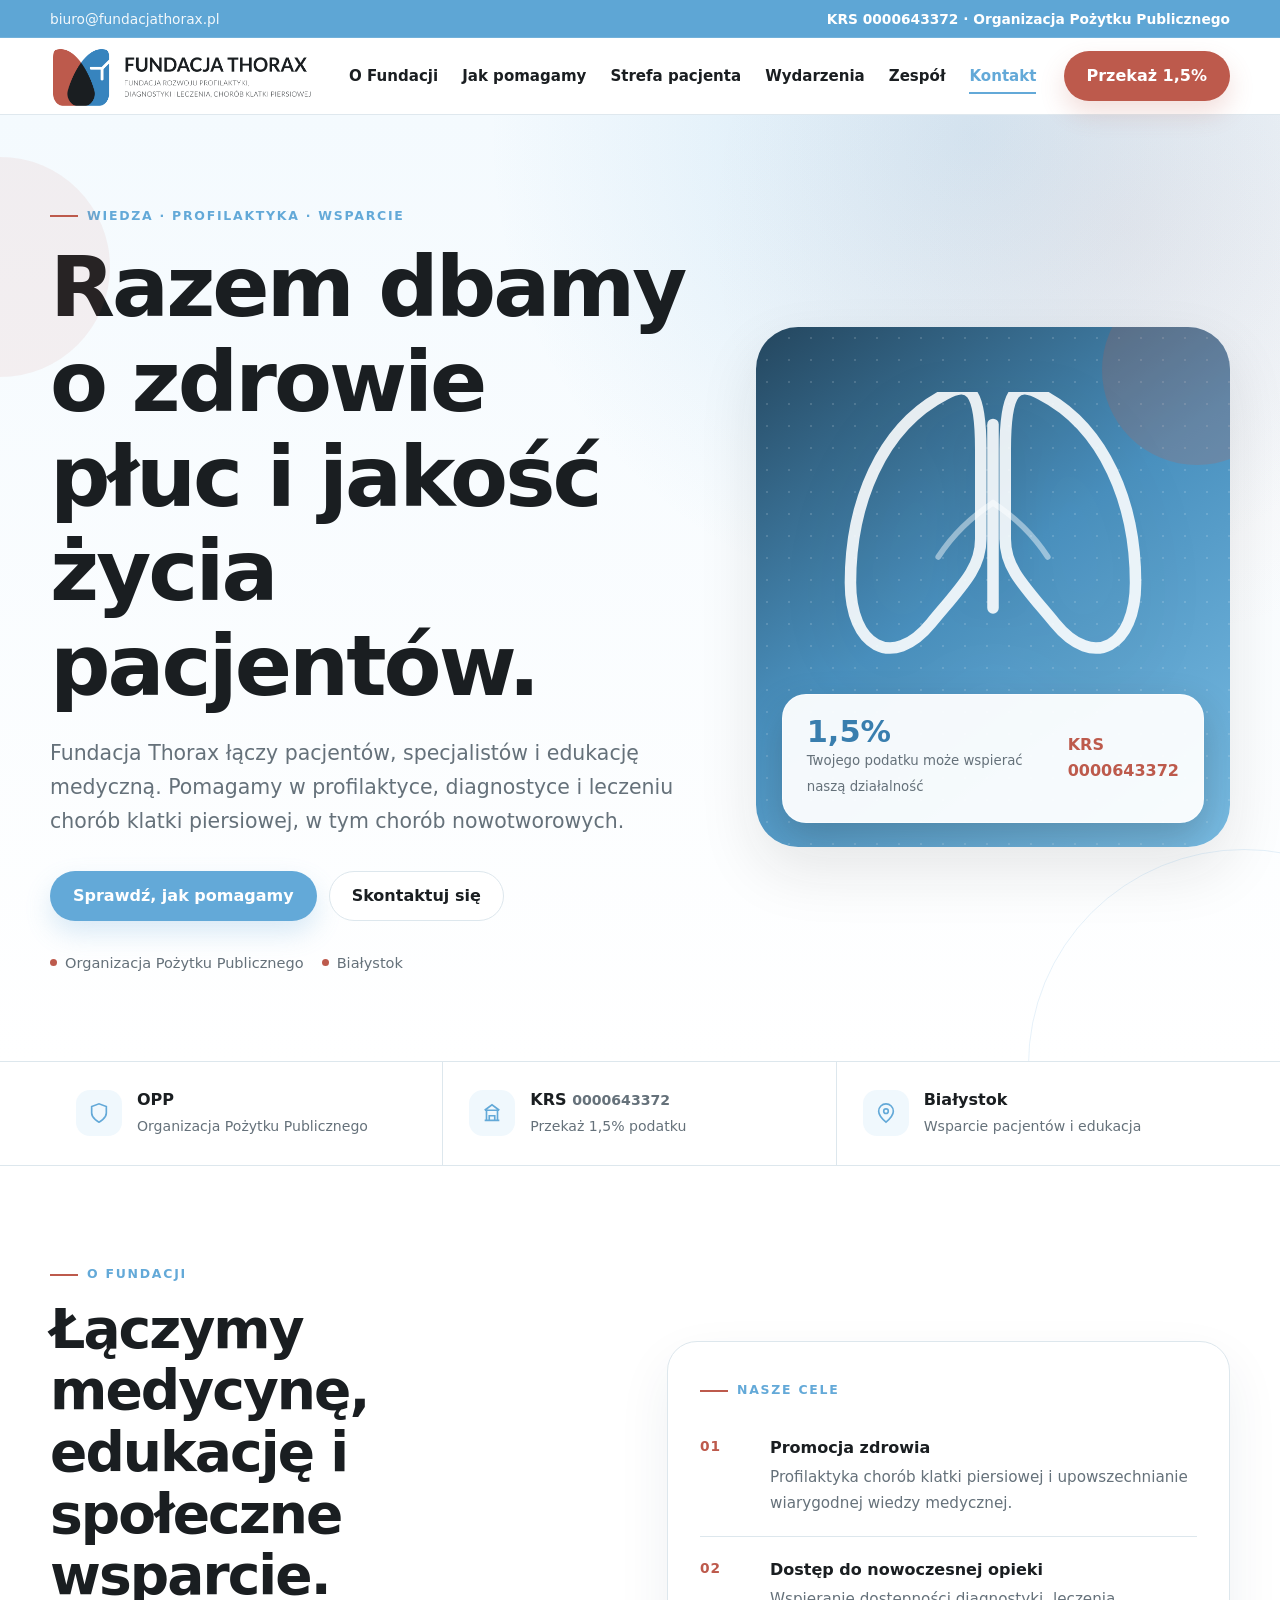
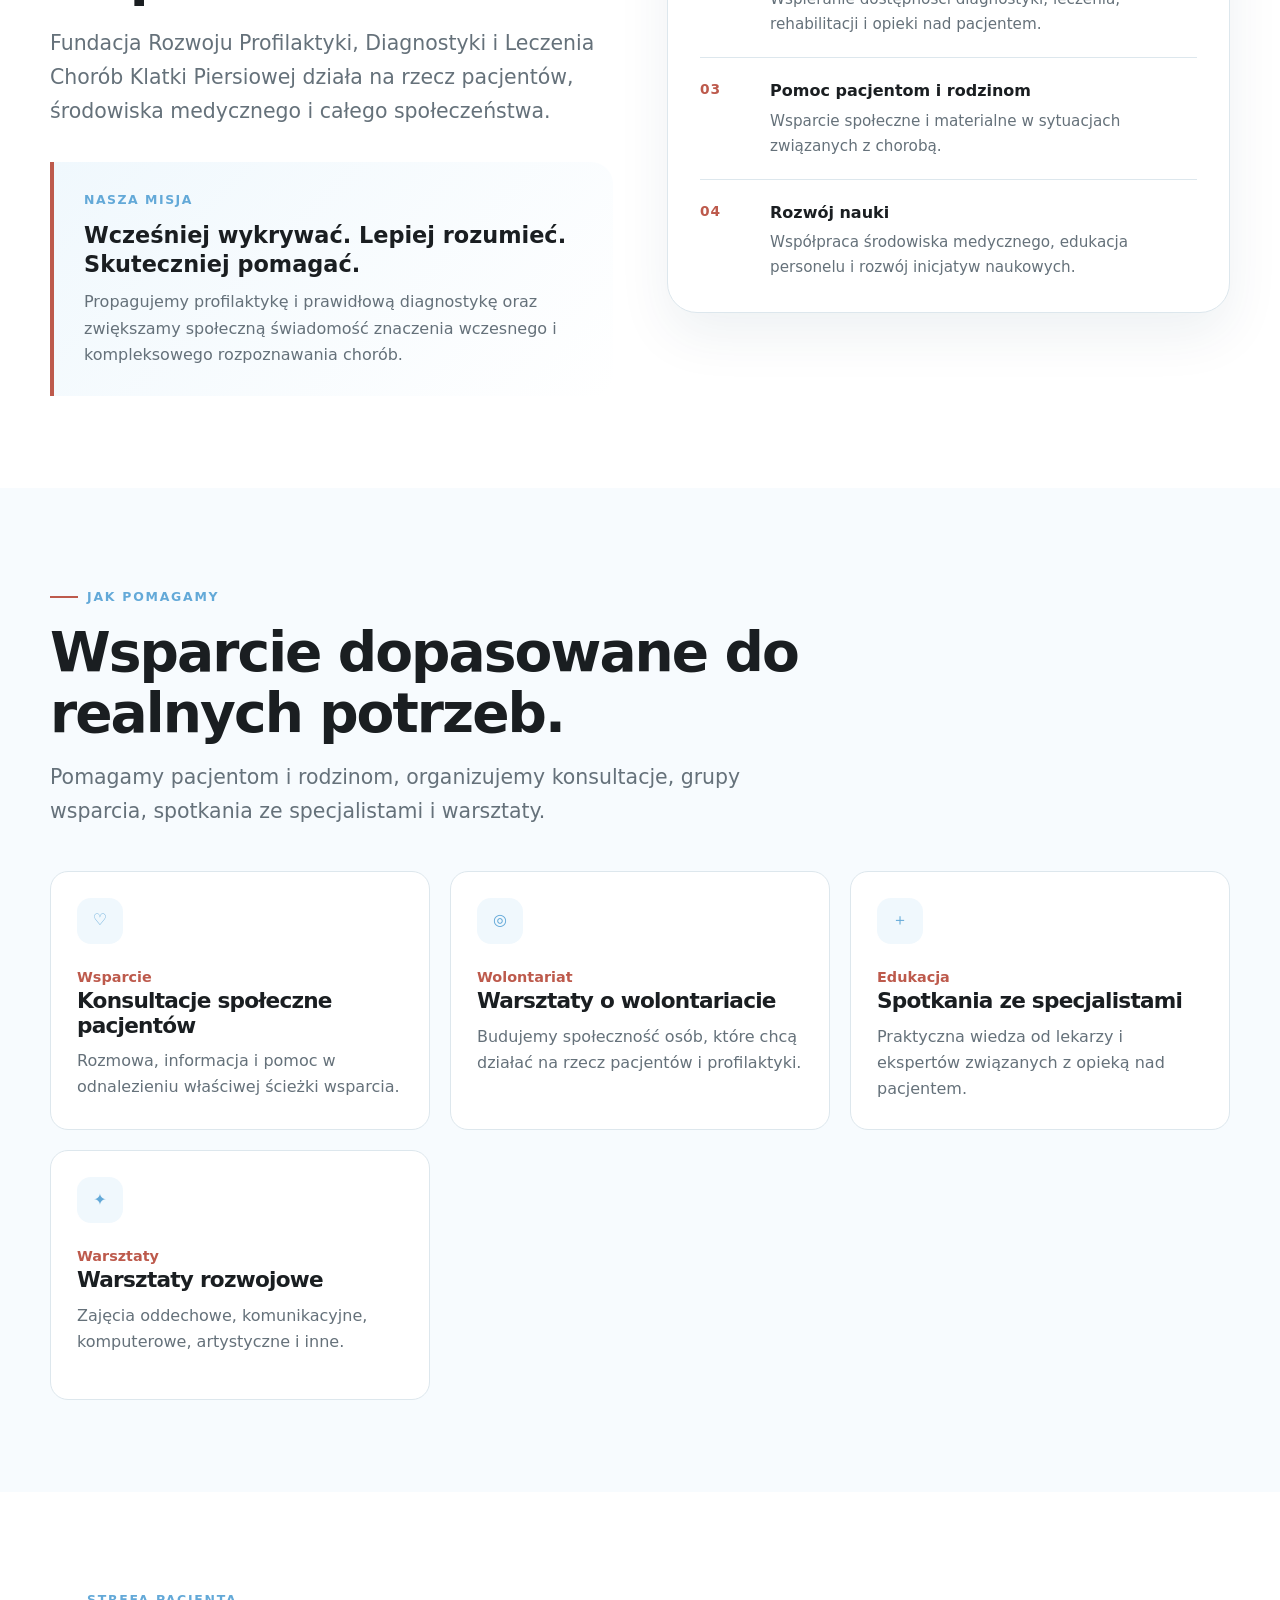
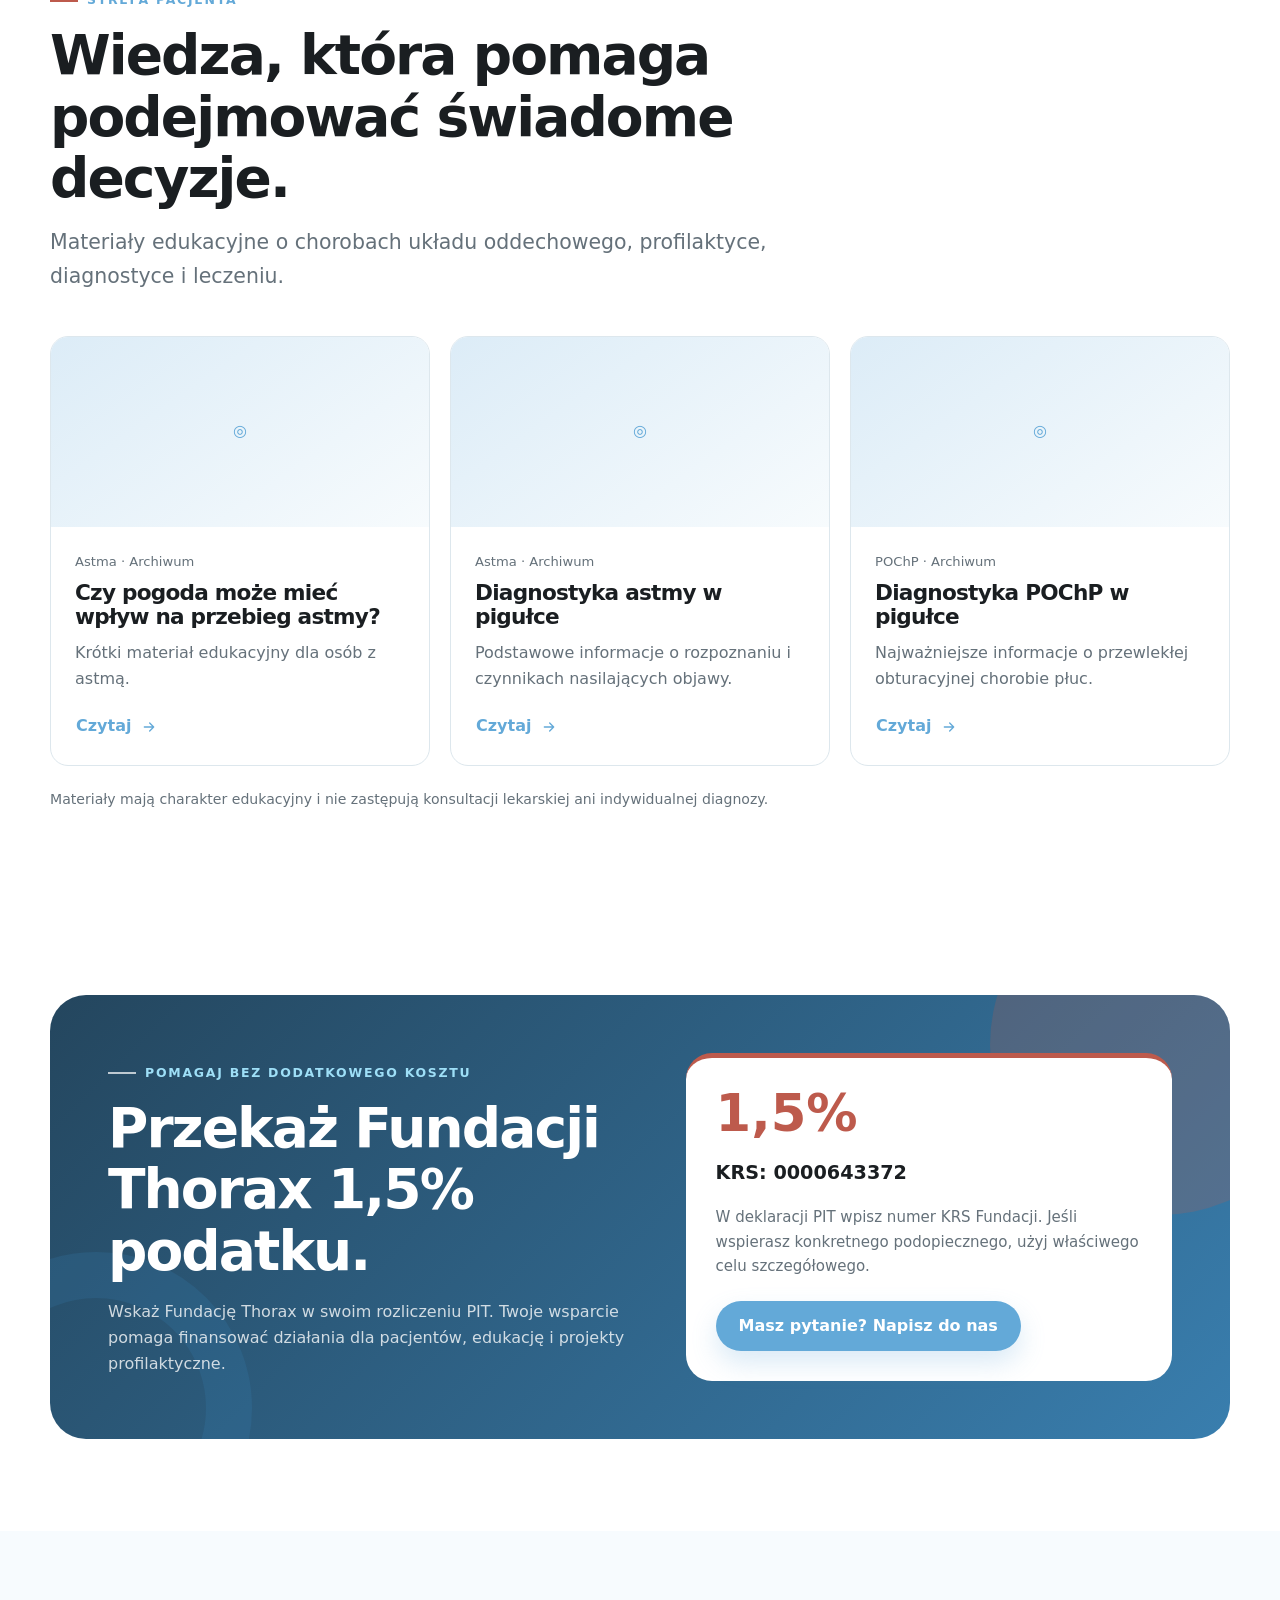
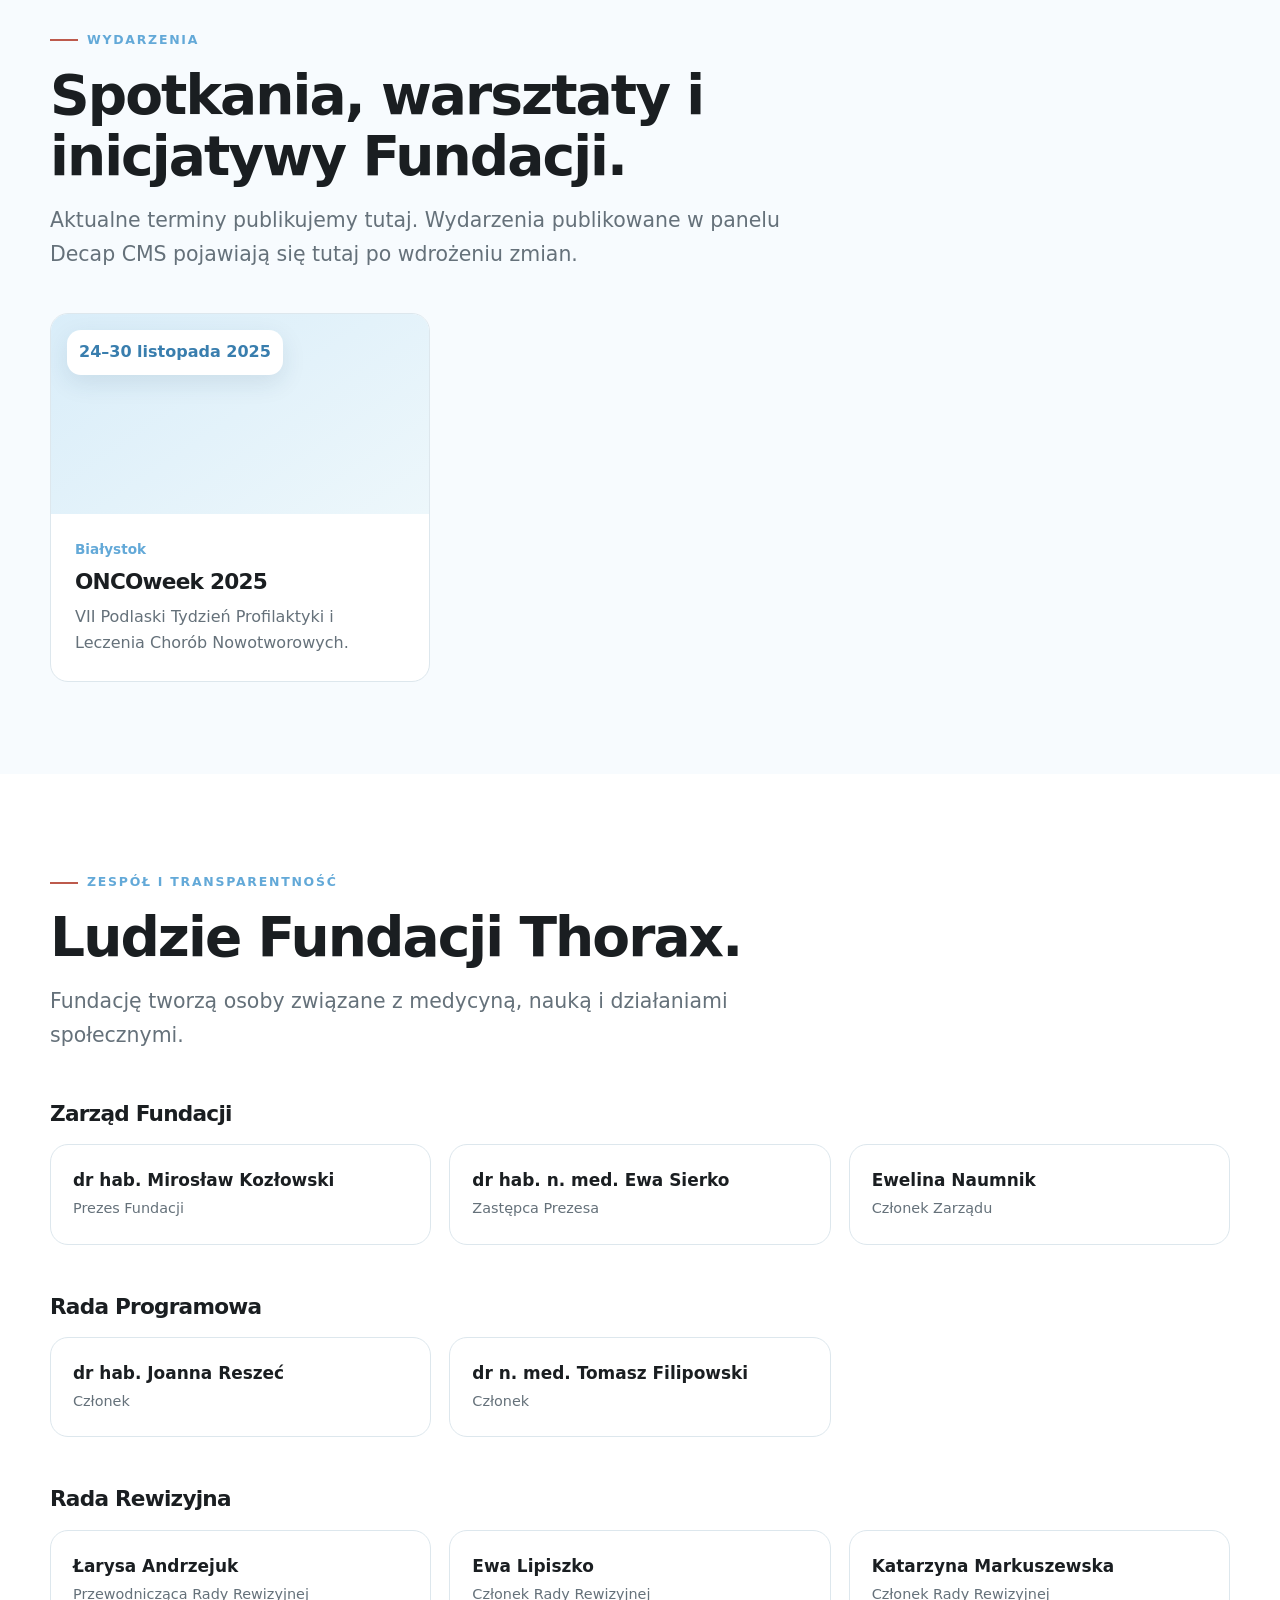
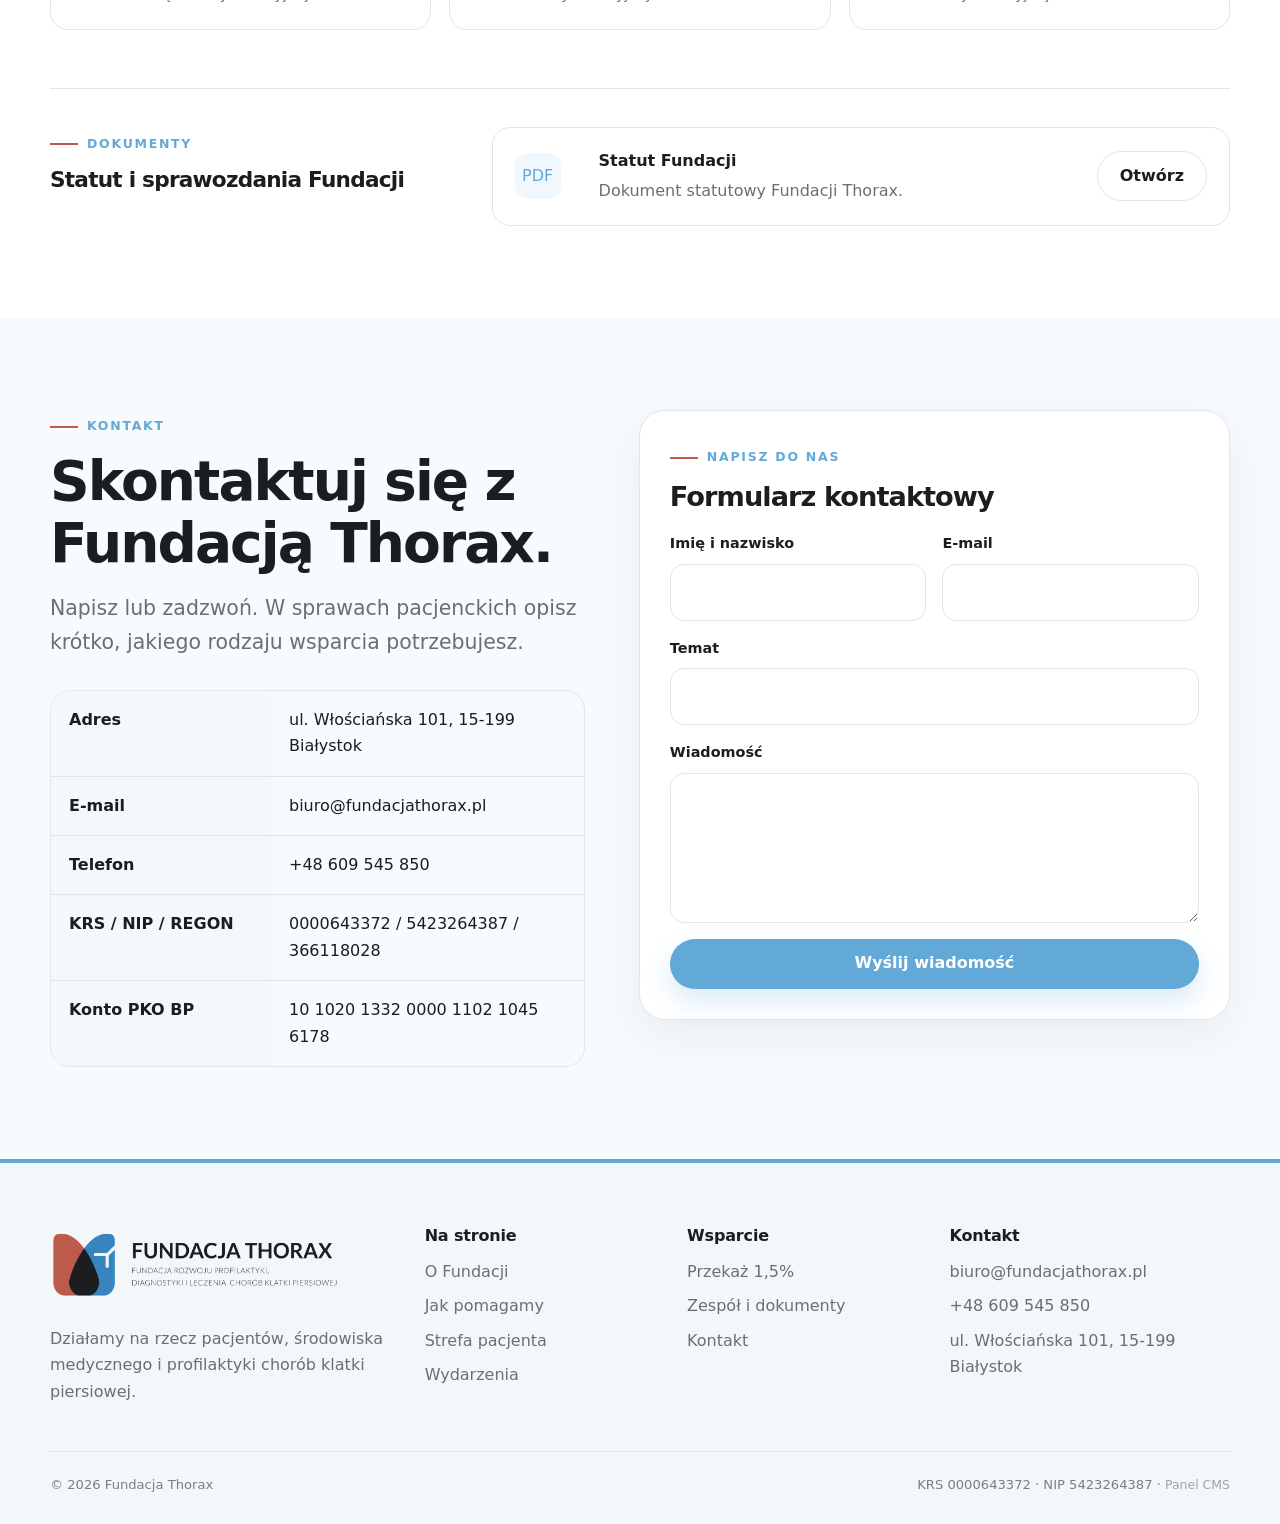
<file: strefa-pacjenta.html>
<!doctype html><html lang="pl"><head><meta charset="utf-8"><meta name="viewport" content="width=device-width,initial-scale=1"><meta http-equiv="refresh" content="0;url=/#pacjent"><link rel="canonical" href="/#pacjent"><title>Fundacja Thorax</title></head><body><p>Przenoszenie na <a href="/#pacjent">stronę Fundacji Thorax</a>…</p><script>location.replace('/#pacjent');</script></body></html>
</file>
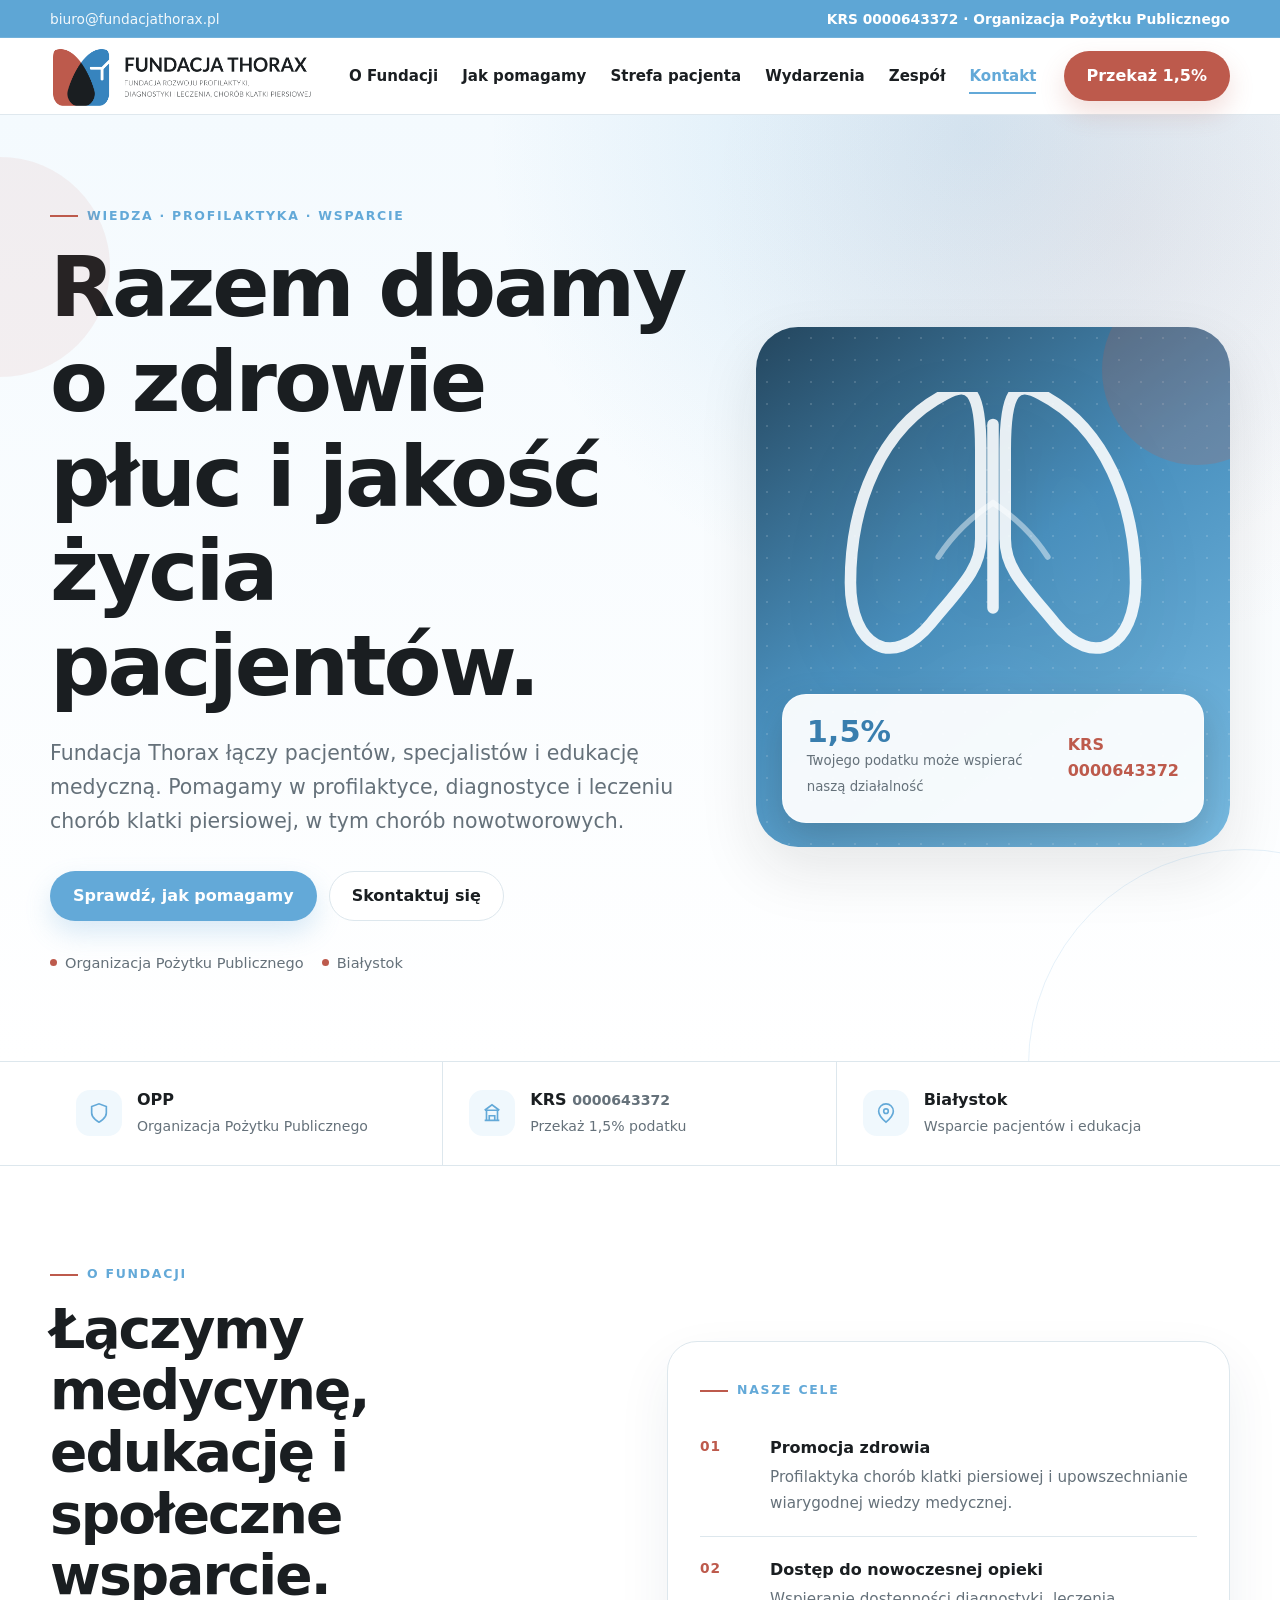
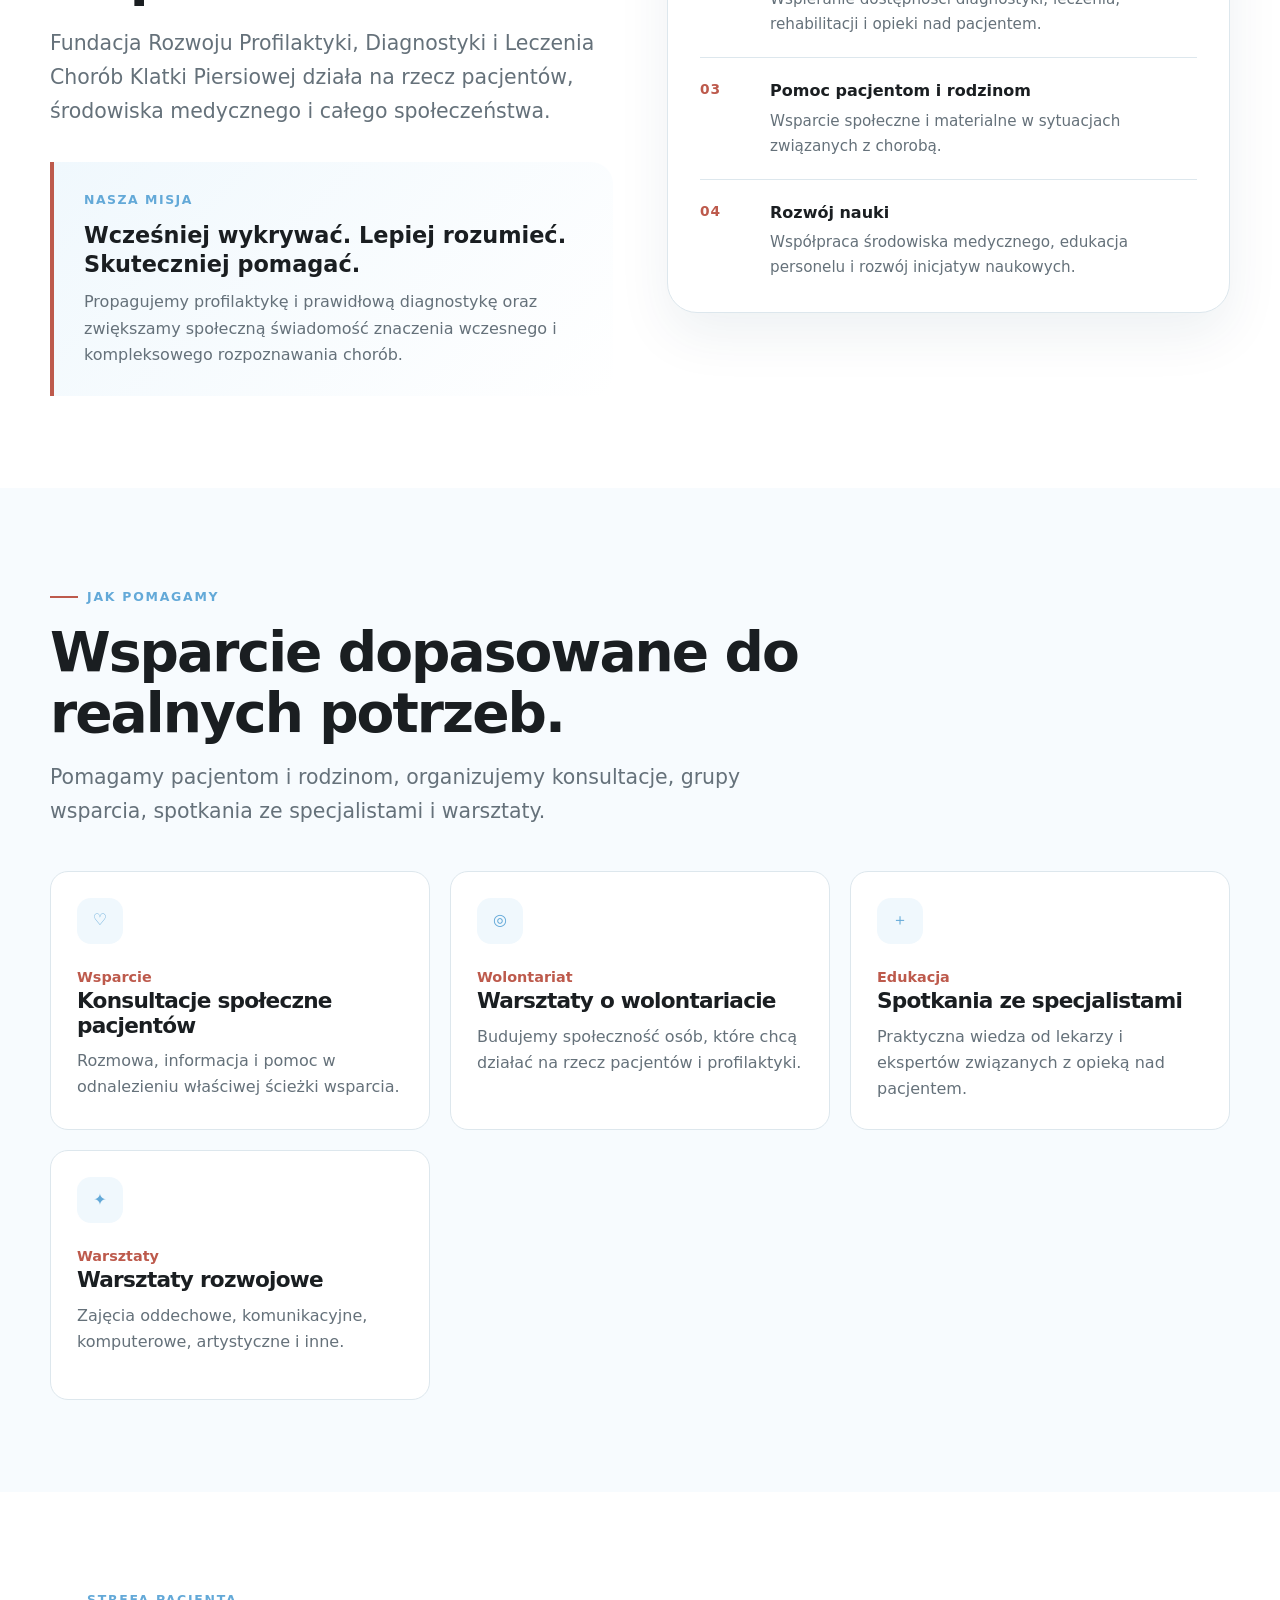
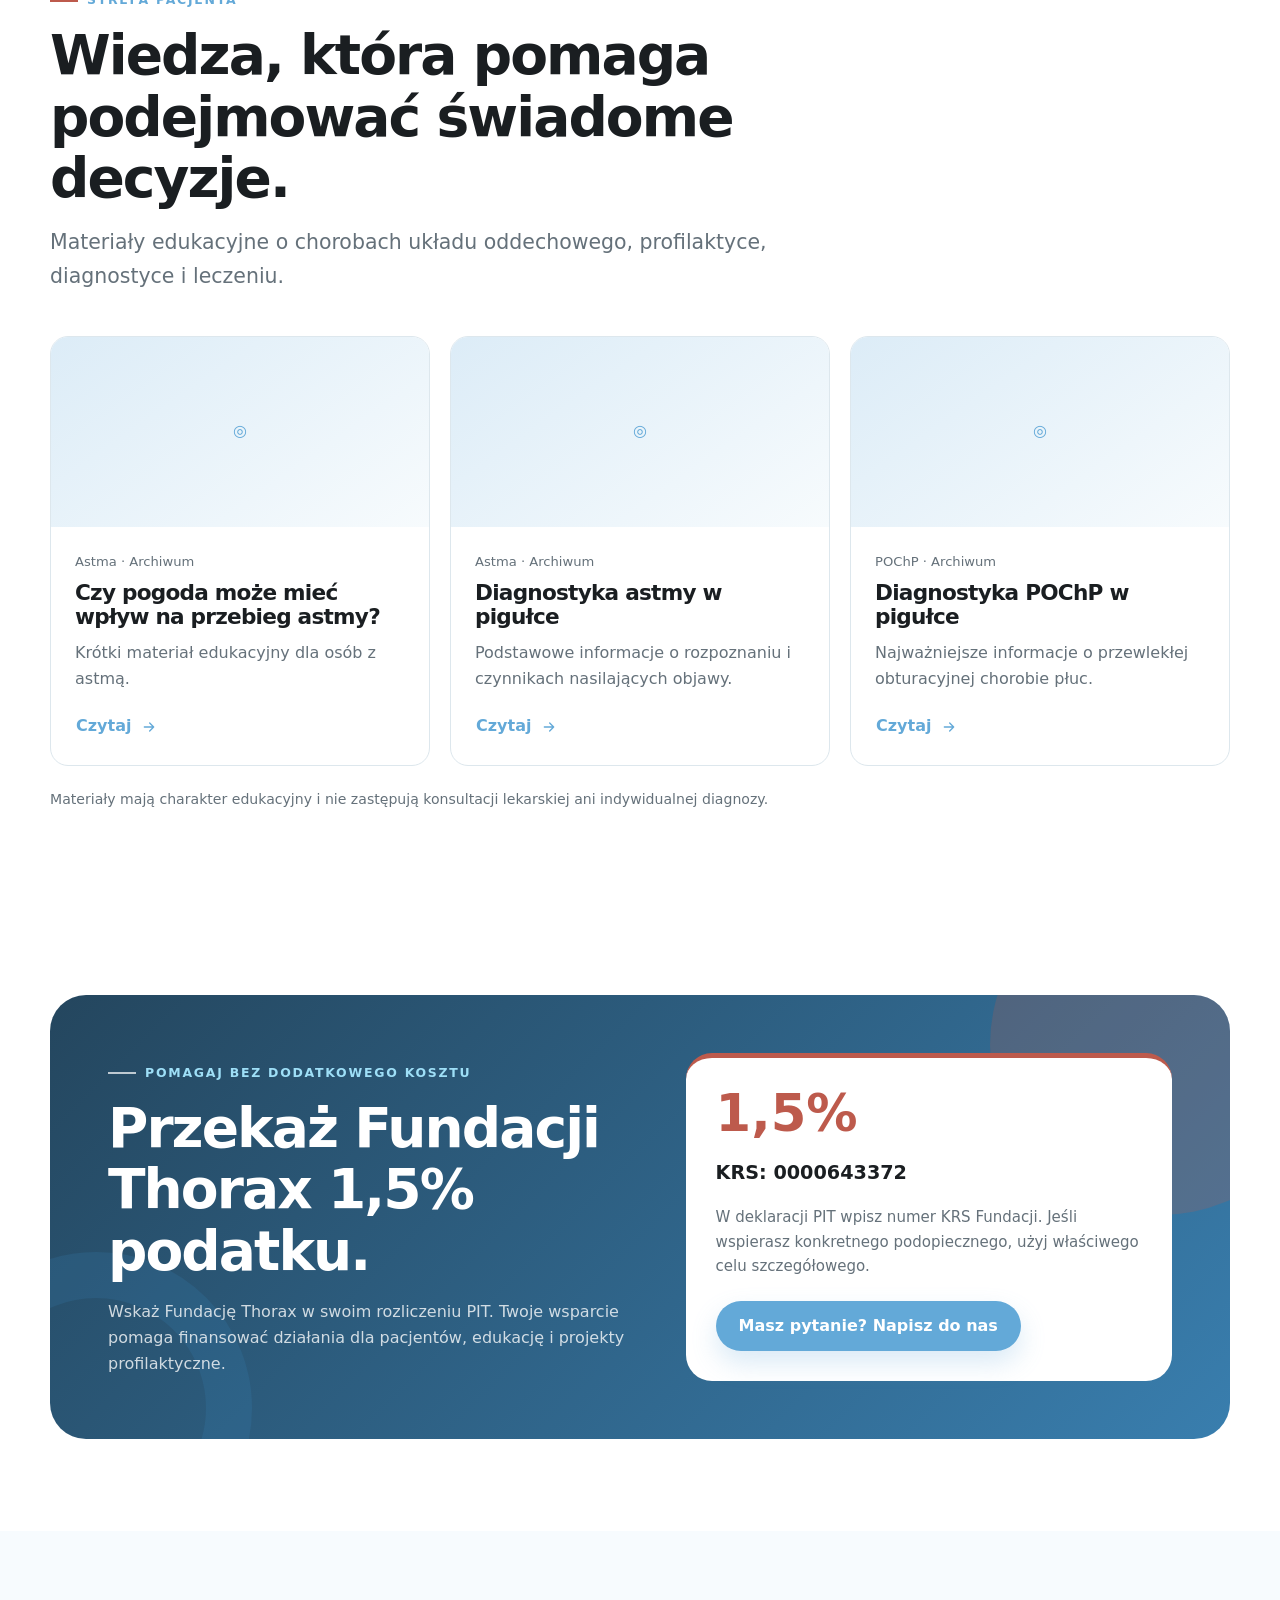
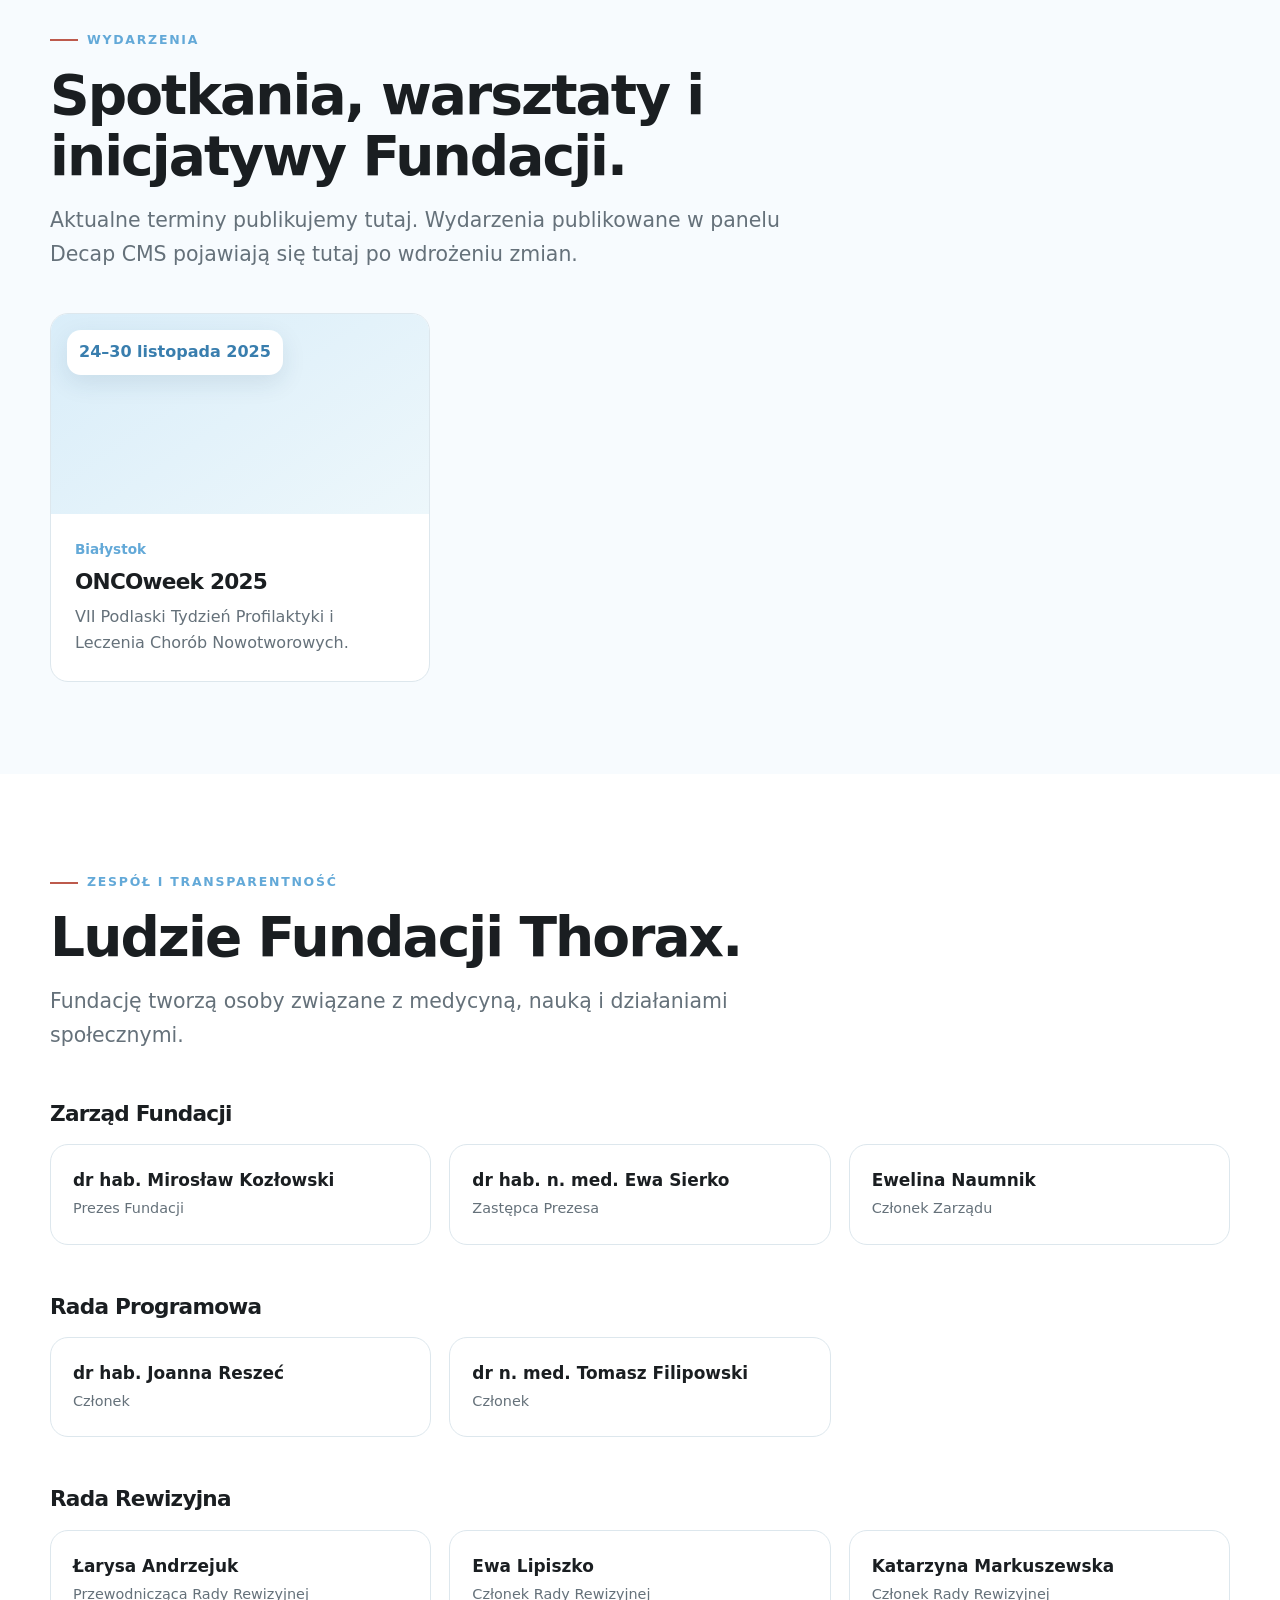
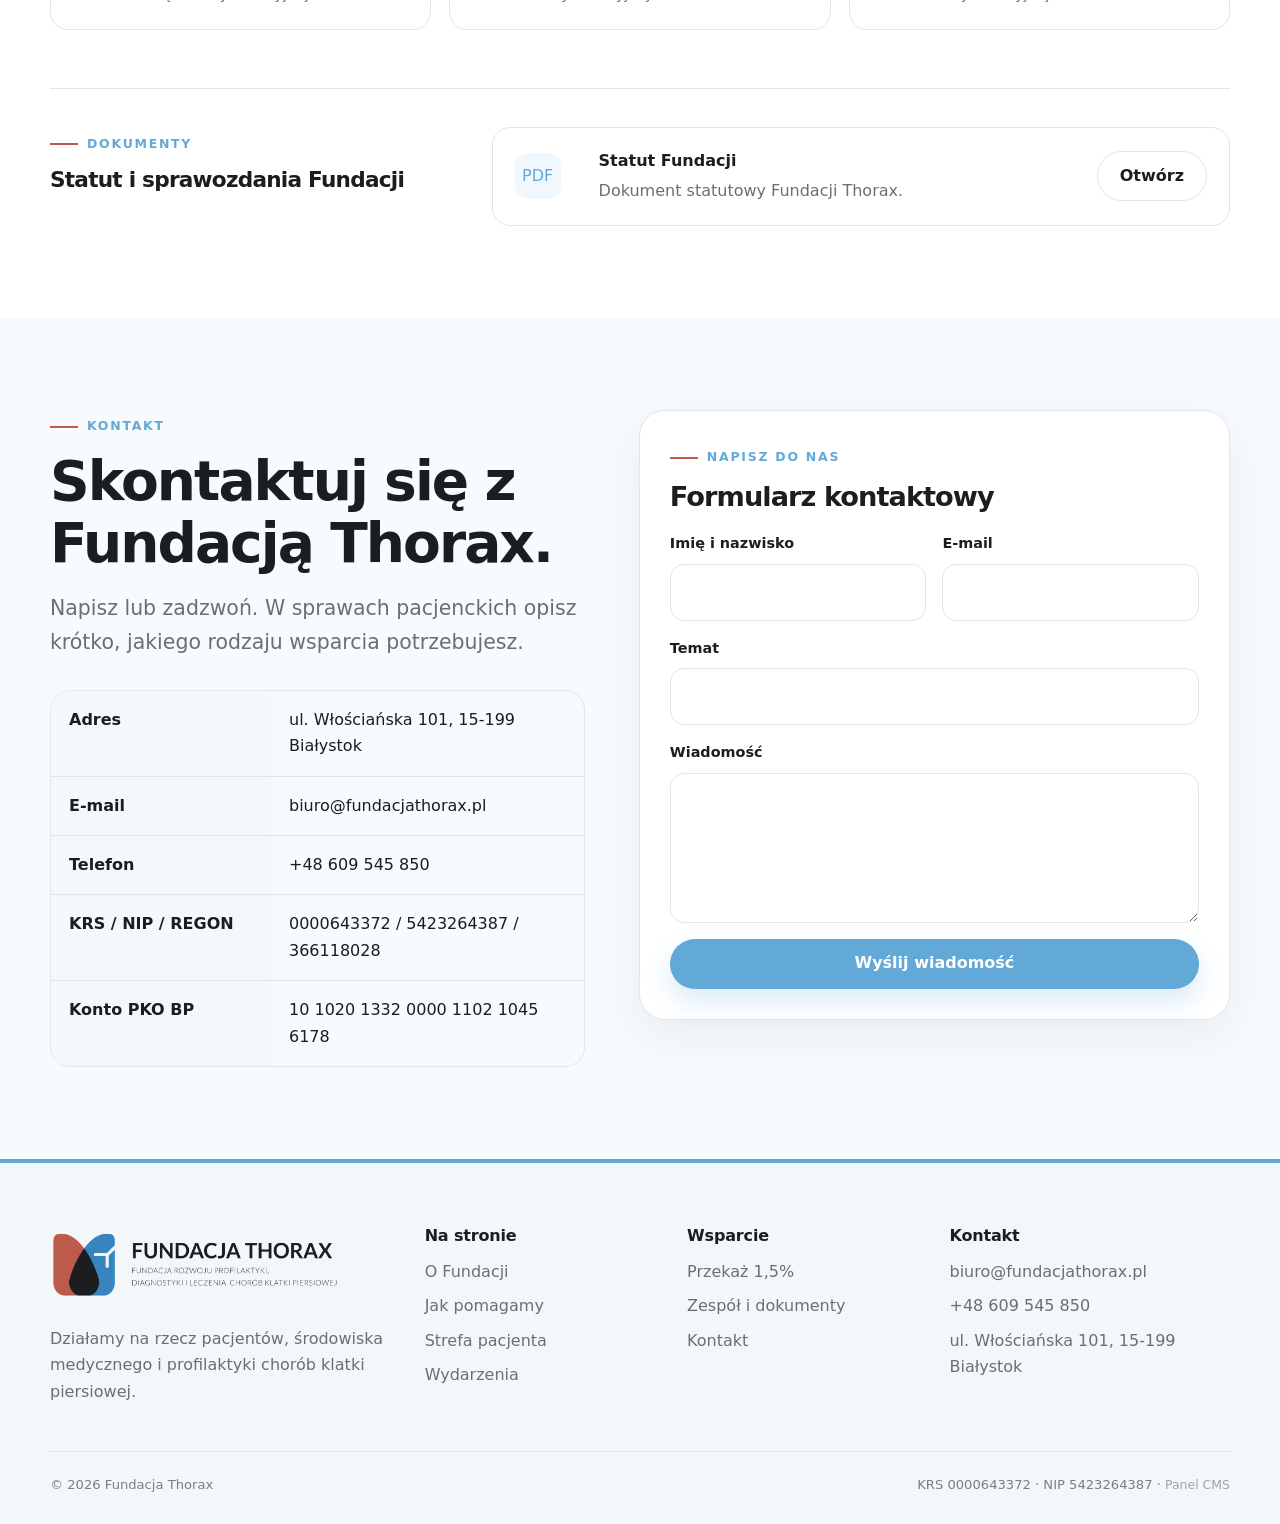
<file: wydarzenia.html>
<!doctype html><html lang="pl"><head><meta charset="utf-8"><meta name="viewport" content="width=device-width,initial-scale=1"><meta http-equiv="refresh" content="0;url=/#wydarzenia"><link rel="canonical" href="/#wydarzenia"><title>Fundacja Thorax</title></head><body><p>Przenoszenie na <a href="/#wydarzenia">stronę Fundacji Thorax</a>…</p><script>location.replace('/#wydarzenia');</script></body></html>
</file>
<file: assets/css/styles.css>
:root {
  --brand: #63A9D8;
  --brand-dark: #397EAE;
  --brand-deep: #1A1E21;
  --brand-soft: #F0F8FD;
  --accent: #BD5A4C;
  --accent-dark: #A94F43;
  --accent-soft: #F8EEEC;
  --ink: #1A1E21;
  --muted: #65717A;
  --surface: #ffffff;
  --surface-alt: #F5F8FA;
  --border: #DDE7ED;
  --success: #0C8F72;
  --shadow: 0 24px 60px rgba(26, 30, 33, 0.10);
  --radius: 28px;
  --radius-sm: 18px;
  --max: 1180px;
}

* { box-sizing: border-box; }
html { scroll-behavior: smooth; }
body {
  margin: 0;
  font-family: Inter, ui-sans-serif, system-ui, -apple-system, BlinkMacSystemFont, "Segoe UI", sans-serif;
  color: var(--ink);
  background: var(--surface);
  line-height: 1.65;
  -webkit-font-smoothing: antialiased;
}
a { color: inherit; text-decoration: none; }
img { max-width: 100%; display: block; }
button, input, textarea, select { font: inherit; }
button { cursor: pointer; }

.skip-link {
  position: fixed; left: 16px; top: -60px; z-index: 9999;
  background: var(--ink); color: white; padding: 10px 14px; border-radius: 10px;
  transition: top .2s ease;
}
.skip-link:focus { top: 16px; }

.container { width: min(calc(100% - 40px), var(--max)); margin-inline: auto; }
.section { padding: 92px 0; }
.section-sm { padding: 62px 0; }
.section-alt { background: var(--surface-alt); }
.eyebrow {
  display: inline-flex; align-items: center; gap: 9px;
  text-transform: uppercase; letter-spacing: .14em; font-size: .78rem; font-weight: 800;
  color: var(--brand); margin-bottom: 14px;
}
.eyebrow::before { content: ""; width: 28px; height: 2px; background: var(--accent); }
h1, h2, h3, h4 { line-height: 1.12; margin: 0; letter-spacing: -0.035em; }
h1 { font-size: clamp(2.8rem, 6.6vw, 5.8rem); max-width: 920px; }
h2 { font-size: clamp(2rem, 4.3vw, 3.65rem); }
h3 { font-size: 1.35rem; }
p { margin: 0; }
.lead { font-size: clamp(1.08rem, 1.7vw, 1.28rem); color: var(--muted); max-width: 760px; }
.muted { color: var(--muted); }
.kicker { font-size: .9rem; font-weight: 700; color: var(--brand); }

.btn {
  display: inline-flex; align-items: center; justify-content: center; gap: 10px;
  min-height: 50px; padding: 0 22px; border-radius: 999px;
  font-weight: 760; border: 1px solid transparent; transition: .2s ease;
}
.btn:hover { transform: translateY(-1px); }
.btn-primary { background: var(--brand); color: #fff; box-shadow: 0 12px 26px rgba(99,169,216,.24); }
.btn-primary:hover { background: var(--brand-dark); }
.btn-secondary { background: #fff; border-color: var(--border); color: var(--ink); }
.btn-secondary:hover { border-color: #B9DDF2; }
.btn-light { background: #fff; color: var(--brand-dark); }
.btn-text { padding: 0; min-height: auto; color: var(--brand); }
.btn-text svg { transition: transform .2s ease; }
.btn-text:hover svg { transform: translateX(3px); }

.topbar {
  background: var(--brand); color: rgba(255,255,255,.92); font-size: .86rem;
}
.topbar-inner { min-height: 38px; display: flex; align-items: center; justify-content: space-between; gap: 20px; }
.topbar a:hover { color: #fff; }
.topbar .pill { color: white; font-weight: 750; }

.site-header {
  position: sticky; top: 0; z-index: 1000; background: rgba(255,255,255,.94);
  backdrop-filter: blur(18px); border-bottom: 1px solid rgba(221,231,237,.92);
}
.nav { min-height: 76px; display: flex; align-items: center; justify-content: space-between; gap: 24px; }
.logo { display: inline-flex; align-items: center; flex: 0 0 auto; }
.brand-logo { width: 272px; height: auto; max-height: 66px; object-fit: contain; object-position: left center; }
.nav-links { display: flex; align-items: center; gap: 24px; font-size: .94rem; font-weight: 680; }
.nav-links a { position: relative; padding: 8px 0; }
.nav-links a::after { content:""; position:absolute; left:0; right:100%; bottom:2px; height:2px; background:var(--brand); transition:.2s ease; }
.nav-links a:hover::after, .nav-links a.active::after { right:0; }
.nav-actions { display: flex; align-items: center; gap: 10px; }
.menu-toggle { display: none; width: 44px; height: 44px; border-radius: 13px; border:1px solid var(--border); background:#fff; }

.hero {
  position: relative; overflow: hidden; padding: 84px 0 86px;
  background:
    radial-gradient(circle at 88% 12%, rgba(189,90,76,.11), transparent 30%),
    radial-gradient(circle at 76% 2%, rgba(99,169,216,.18), transparent 34%),
    linear-gradient(180deg, #F7FBFD 0%, #ffffff 100%);
}
.hero::after {
  content:""; position:absolute; width:430px; height:430px; border:1px solid rgba(99,169,216,.16); border-radius:50%;
  right:-180px; bottom:-220px;
}
.hero-grid { display: grid; grid-template-columns: 1.15fr .85fr; gap: 64px; align-items: center; }
.hero h1 em { font-style: normal; color: var(--brand); }
.hero-copy .lead { margin-top: 24px; }
.hero-actions { display: flex; flex-wrap: wrap; gap: 12px; margin-top: 32px; }
.hero-meta { margin-top: 30px; display: flex; flex-wrap: wrap; gap: 18px; color: var(--muted); font-size: .91rem; }
.hero-meta span { display: inline-flex; align-items: center; gap: 8px; }
.hero-meta i { width: 7px; height: 7px; border-radius: 50%; background: var(--accent); }
.hero-visual {
  position: relative; min-height: 520px; background: linear-gradient(145deg, #1A1E21 0%, #245F8D 48%, #3784BE 100%);
  border-radius: 42px; overflow: hidden; box-shadow: var(--shadow);
}
.hero-visual::before {
  content:""; position:absolute; inset:0; opacity:.20;
  background-image: radial-gradient(rgba(255,255,255,.72) 1px, transparent 1px);
  background-size: 22px 22px;
}
.lungs-illustration { position: absolute; inset: 40px 34px 120px 34px; display: grid; place-items: center; }
.lungs-illustration svg { width: min(100%, 360px); filter: drop-shadow(0 18px 32px rgba(0,0,0,.12)); }
.hero-stat {
  position: absolute; left: 26px; right: 26px; bottom: 24px;
  background: rgba(255,255,255,.94); border-radius: 24px; padding: 22px 24px;
  display: flex; align-items: center; justify-content: space-between; gap: 18px;
  box-shadow: 0 16px 38px rgba(26,30,33,.22);
}
.hero-stat strong { display:block; font-size: 1.9rem; color: var(--brand-dark); line-height:1; }
.hero-stat small { color: var(--muted); }
.hero-stat .krs { font-weight: 850; color: var(--brand); }

.trust-strip { border-top: 1px solid var(--border); border-bottom: 1px solid var(--border); }
.trust-grid { display: grid; grid-template-columns: repeat(3, 1fr); }
.trust-item { padding: 25px 26px; display:flex; align-items:center; gap:15px; border-right:1px solid var(--border); }
.trust-item:last-child { border-right: 0; }
.icon-box { width: 46px; height: 46px; border-radius: 14px; background: var(--brand-soft); display:grid; place-items:center; color:var(--brand); flex:0 0 auto; }
.icon-box svg { width:22px; height:22px; }
.trust-item strong { display:block; }
.trust-item span { color:var(--muted); font-size:.88rem; }

.section-head { display:flex; align-items:end; justify-content:space-between; gap:30px; margin-bottom:42px; }
.section-head > div:first-child { max-width: 760px; }
.section-head .lead { margin-top: 16px; }
.grid-4 { display:grid; grid-template-columns:repeat(4,1fr); gap:18px; }
.grid-3 { display:grid; grid-template-columns:repeat(3,1fr); gap:20px; }
.grid-2 { display:grid; grid-template-columns:repeat(2,1fr); gap:24px; }
.card {
  background: #fff; border:1px solid var(--border); border-radius: var(--radius-sm); padding:26px;
  transition: transform .2s ease, box-shadow .2s ease, border-color .2s ease;
}
.card:hover { transform: translateY(-3px); box-shadow: 0 18px 42px rgba(20,54,82,.09); border-color:#CBE5F4; }
.card .icon-box { margin-bottom: 22px; }
.card h3 { margin-bottom: 10px; }
.card p { color:var(--muted); }
.card .btn-text { margin-top: 20px; }

.split { display:grid; grid-template-columns: 1fr 1fr; gap:54px; align-items:center; }
.photo-panel {
  min-height: 510px; border-radius: 34px; position:relative; overflow:hidden;
  background: linear-gradient(155deg, #EAF6FC 0%, #F8FBFC 46%, #F1DFDB 100%);
}
.photo-panel::before { content:""; position:absolute; width:280px; height:280px; border-radius:50%; background:rgba(255,255,255,.62); top:44px; right:46px; }
.photo-panel::after { content:""; position:absolute; width:370px; height:190px; border:2px solid rgba(99,169,216,.18); border-radius:999px; left:-70px; bottom:58px; transform:rotate(-18deg); }
.photo-panel .medical-cross { position:absolute; top:32px; left:34px; color:var(--brand); font-size:4rem; font-weight:300; opacity:.22; }
.photo-panel .panel-card {
  position:absolute; left:30px; right:30px; bottom:28px; padding:24px 26px; border-radius:22px; background:rgba(255,255,255,.92);
  box-shadow:0 20px 42px rgba(20,62,98,.12); backdrop-filter: blur(12px);
}
.photo-panel .panel-card strong { display:block; font-size:1.25rem; margin-bottom:4px; }
.bullet-list { display:grid; gap:16px; margin:28px 0 32px; }
.bullet { display:grid; grid-template-columns:28px 1fr; gap:12px; align-items:start; }
.bullet b { width:24px; height:24px; border-radius:50%; background:var(--brand-soft); color:var(--brand); display:grid; place-items:center; font-size:.75rem; }
.bullet p { color:var(--muted); }

.highlight {
  background: var(--brand-deep); color:white; border-radius: 36px; overflow:hidden; position:relative;
}
.highlight::after { content:""; position:absolute; width:340px; height:340px; border-radius:50%; background:rgba(189,90,76,.22); right:-100px; top:-120px; }
.highlight-grid { display:grid; grid-template-columns:1.05fr .95fr; gap:40px; align-items:center; padding:58px; position:relative; z-index:1; }
.highlight h2 { color:white; }
.highlight p { color:rgba(255,255,255,.78); margin-top:16px; max-width:650px; }
.tax-box { background:#fff; color:var(--ink); border-radius:26px; padding:30px; }
.tax-box .tax-number { font-size:clamp(2rem,4vw,4rem); font-weight:900; color:var(--brand); line-height:1; }
.tax-box .krs-big { margin-top:18px; font-weight:850; font-size:1.2rem; }

.event-card { padding:0; overflow:hidden; }
.event-media { height:200px; position:relative; background:linear-gradient(145deg,#d9edf9,#edf7fb); }
.event-media img { width:100%; height:100%; object-fit:cover; }
.event-date { position:absolute; top:16px; left:16px; background:#fff; border-radius:14px; padding:9px 12px; font-weight:800; color:var(--brand-dark); box-shadow:0 8px 24px rgba(23,62,91,.10); }
.event-body { padding:24px; }
.event-meta { color:var(--brand); font-weight:700; font-size:.85rem; margin-bottom:9px; }
.event-body p { margin-top:10px; }

.article-card { display:grid; grid-template-rows:190px auto; padding:0; overflow:hidden; }
.article-media { background:linear-gradient(145deg,#dcecf7,#f7fbfd); overflow:hidden; }
.article-media img { width:100%; height:100%; object-fit:cover; }
.article-placeholder { height:100%; display:grid; place-items:center; color:var(--brand); }
.article-placeholder svg { width:72px; opacity:.36; }
.article-body { padding:24px; }
.article-body .meta { color:var(--muted); font-size:.82rem; margin-bottom:9px; }
.article-body p { margin-top:10px; }

.page-hero { padding:76px 0 54px; background:linear-gradient(180deg,#F3F8FB 0%,#fff 100%); border-bottom:1px solid var(--border); }
.page-hero .lead { margin-top:18px; }
.breadcrumbs { color:var(--muted); font-size:.84rem; margin-bottom:18px; }
.breadcrumbs a { color:var(--brand); }

.list-stack { display:grid; gap:14px; }
.feature-row { display:grid; grid-template-columns:64px 1fr auto; gap:20px; align-items:center; padding:20px 22px; border:1px solid var(--border); border-radius:18px; background:#fff; }
.feature-row .icon-box { margin:0; }
.feature-row p { color:var(--muted); margin-top:4px; }

.people-group { margin-top:50px; }
.people-group h3 { margin-bottom:18px; }
.people { display:grid; grid-template-columns:repeat(3,1fr); gap:18px; }
.person { border:1px solid var(--border); border-radius:18px; padding:22px; background:#fff; }
.person strong { display:block; font-size:1.06rem; }
.person span { color:var(--muted); font-size:.9rem; }

.info-table { border:1px solid var(--border); border-radius:20px; overflow:hidden; }
.info-row { display:grid; grid-template-columns:220px 1fr; border-bottom:1px solid var(--border); }
.info-row:last-child { border-bottom:0; }
.info-row > div { padding:16px 18px; }
.info-row > div:first-child { background:var(--surface-alt); font-weight:740; }

.form-card { border:1px solid var(--border); border-radius:26px; padding:30px; background:#fff; box-shadow:0 16px 46px rgba(19,53,81,.07); }
.form-grid { display:grid; grid-template-columns:1fr 1fr; gap:16px; }
.field { display:grid; gap:8px; }
.field.full { grid-column:1/-1; }
label { font-weight:700; font-size:.9rem; }
input, textarea {
  width:100%; border:1px solid var(--border); border-radius:14px; padding:14px 15px; color:var(--ink); background:#fff;
  outline:none; transition:border-color .2s ease, box-shadow .2s ease;
}
input:focus, textarea:focus { border-color:#6db2db; box-shadow:0 0 0 4px rgba(20,163,212,.10); }
textarea { min-height:150px; resize:vertical; }

.notice { border-radius:18px; padding:18px 20px; background:var(--brand-soft); color:var(--brand-dark); border:1px solid #cbe2f2; }
.empty-state { border:1px dashed #b8cfdf; border-radius:22px; padding:34px; text-align:center; background:#f9fcfe; color:var(--muted); }
.empty-state strong { display:block; color:var(--ink); margin-bottom:6px; }

.article-layout { display:grid; grid-template-columns:minmax(0,760px) 290px; gap:56px; align-items:start; }
.prose { font-size:1.04rem; }
.prose h2 { font-size:2rem; margin:38px 0 14px; }
.prose h3 { font-size:1.4rem; margin:28px 0 12px; }
.prose p { margin:0 0 18px; color:#2b3f53; }
.prose ul, .prose ol { padding-left:24px; }
.prose li { margin-bottom:8px; }
.prose a { color:var(--brand); text-decoration:underline; }
.aside-card { position:sticky; top:110px; border:1px solid var(--border); border-radius:20px; padding:22px; }

.site-footer { background:#F3F7F9; color:var(--muted); padding:64px 0 28px; }
.footer-grid { display:grid; grid-template-columns:1.2fr .8fr .8fr 1fr; gap:38px; }
.site-footer .logo { color:var(--ink); }
.site-footer .logo span small { color:var(--muted); }
.site-footer h4 { color:var(--ink); font-size:1rem; margin-bottom:14px; letter-spacing:-.01em; }
.site-footer ul { list-style:none; padding:0; margin:0; display:grid; gap:8px; }
.site-footer a:hover { color:var(--brand); }
.footer-bottom { margin-top:46px; padding-top:22px; border-top:1px solid var(--border); display:flex; justify-content:space-between; gap:20px; font-size:.82rem; }

.cms-badge { display:none; position:fixed; right:14px; bottom:14px; z-index:999; background:var(--brand-deep); color:#fff; border-radius:999px; padding:8px 12px; font-size:.72rem; box-shadow:0 8px 24px rgba(0,0,0,.18); }
.cms-badge.show { display:block; }

/* Thorax visual identity */
.topbar { box-shadow: inset 0 -1px 0 rgba(255,255,255,.12); }
.eyebrow::before { background: var(--accent); }
.nav-actions .btn-primary { background: var(--accent); box-shadow: 0 12px 26px rgba(189,90,76,.20); }
.nav-actions .btn-primary:hover { background: var(--accent-dark); }
.hero::before { content:""; position:absolute; width:220px; height:220px; border-radius:50%; background:rgba(189,90,76,.08); left:-110px; top:42px; }
.hero-visual::after { content:""; position:absolute; width:190px; height:190px; border-radius:50%; background:rgba(189,90,76,.22); right:-62px; top:-52px; }
.hero-stat { border: 1px solid rgba(255,255,255,.55); }
.hero-stat .krs { color: var(--accent); }
.icon-box { background: var(--brand-soft); color: var(--brand); }
.card .kicker { color: var(--accent); }
.highlight::before { content:""; position:absolute; width:220px; height:220px; border-radius:50%; border:46px solid rgba(55,132,190,.18); left:-110px; bottom:-125px; }
.highlight .eyebrow::before { background: #fff; opacity:.7; }
.tax-box { border-top: 5px solid var(--accent); }
.tax-box .tax-number { color: var(--accent); }
.page-hero { position:relative; overflow:hidden; }
.page-hero::after { content:""; position:absolute; width:280px; height:280px; border-radius:50%; background:rgba(55,132,190,.08); right:-120px; top:-150px; }
.site-footer { border-top: 4px solid var(--brand); }
.site-footer .brand-logo { width: 290px; max-height: 74px; }
.footer-bottom { color:#74808A; }
.cms-badge { border:1px solid rgba(255,255,255,.10); }

@media (max-width: 980px) {
  .nav-links, .nav-actions .btn { display:none; }
  .menu-toggle { display:grid; place-items:center; }
  .nav.open .nav-links {
    display:flex; position:absolute; top:76px; left:0; right:0; flex-direction:column; align-items:flex-start; gap:0;
    background:#fff; border-bottom:1px solid var(--border); padding:16px 20px 22px; box-shadow:0 16px 30px rgba(26,30,33,.08);
  }
  .nav.open .nav-links a { width:100%; padding:12px 0; }
  .hero-grid, .split, .highlight-grid, .article-layout { grid-template-columns:1fr; }
  .hero-visual { min-height:450px; }
  .grid-4 { grid-template-columns:repeat(2,1fr); }
  .grid-3 { grid-template-columns:repeat(2,1fr); }
  .people { grid-template-columns:repeat(2,1fr); }
  .footer-grid { grid-template-columns:1fr 1fr; }
  .highlight-grid { padding:42px; }
}

@media (max-width: 680px) {
  .container { width:min(calc(100% - 28px), var(--max)); }
  .topbar-inner { min-height:34px; justify-content:center; }
  .topbar-inner span:last-child { display:none; }
  .nav { min-height:68px; }
  .nav.open .nav-links { top:68px; }
  .brand-logo { width: 220px; max-height: 56px; }
  .hero { padding:56px 0 64px; }
  .hero-grid { gap:34px; }
  .hero-visual { min-height:400px; border-radius:28px; }
  .lungs-illustration { inset:30px 24px 112px; }
  .hero-stat { left:16px; right:16px; bottom:16px; border-radius:18px; padding:18px; }
  .hero-stat strong { font-size:1.55rem; }
  .trust-grid, .grid-4, .grid-3, .grid-2, .people, .form-grid { grid-template-columns:1fr; }
  .trust-item { border-right:0; border-bottom:1px solid var(--border); }
  .trust-item:last-child { border-bottom:0; }
  .section { padding:70px 0; }
  .section-sm { padding:48px 0; }
  .section-head { align-items:flex-start; flex-direction:column; margin-bottom:30px; }
  .photo-panel { min-height:430px; }
  .highlight { border-radius:26px; }
  .highlight-grid { padding:30px 22px; }
  .feature-row { grid-template-columns:52px 1fr; }
  .feature-row > a { grid-column:2; justify-self:start; }
  .info-row { grid-template-columns:1fr; }
  .info-row > div:first-child { padding-bottom:5px; }
  .info-row > div:last-child { padding-top:5px; }
  .field.full { grid-column:auto; }
  .footer-grid { grid-template-columns:1fr; }
  .footer-bottom { flex-direction:column; }
}

/* One-page v4 */
.anchor-section { scroll-margin-top: 114px; }
#start { scroll-margin-top: 114px; }
.nav-links a.active { color: var(--brand); }
.about-lead { margin-top: 20px; }
.mission-quote {
  margin-top: 34px; padding: 28px 30px; border-left: 4px solid var(--accent);
  background: linear-gradient(135deg, var(--brand-soft), #fff); border-radius: 0 22px 22px 0;
}
.mission-quote > span { display:block; color:var(--brand); font-size:.78rem; text-transform:uppercase; letter-spacing:.12em; font-weight:800; margin-bottom:10px; }
.mission-quote strong { display:block; font-size:1.4rem; line-height:1.3; }
.mission-quote p { color:var(--muted); margin-top:10px; }
.goals-panel { border:1px solid var(--border); border-radius:30px; padding:32px; background:#fff; box-shadow:0 22px 54px rgba(20,54,82,.07); }
.goal-list { display:grid; gap:0; }
.goal-item { display:grid; grid-template-columns:54px 1fr; gap:16px; padding:20px 0; border-bottom:1px solid var(--border); }
.goal-item:last-child { border-bottom:0; padding-bottom:0; }
.goal-item b { color:var(--accent); font-size:.86rem; letter-spacing:.06em; }
.goal-item strong { display:block; margin-bottom:4px; }
.goal-item p { color:var(--muted); font-size:.95rem; }
.programs-grid .card { min-height: 250px; }
.medical-note { margin-top:22px; color:var(--muted); font-size:.88rem; }
.tax-hint { color:var(--muted)!important; font-size:.94rem; margin:16px 0 0!important; }
.tax-box .btn { margin-top:22px; }
.event-intro { display:flex; flex-direction:column; justify-content:center; min-height:100%; background:linear-gradient(145deg,#fff,#f7fbfd); }
.event-intro h3 { margin-top:8px; }
.event-intro p { margin-top:12px; }
.documents-block { margin-top:58px; padding-top:38px; border-top:1px solid var(--border); display:grid; grid-template-columns:.7fr 1.3fr; gap:44px; align-items:start; }
.contact-grid { display:grid; grid-template-columns:.95fr 1.05fr; gap:54px; align-items:start; }
.contact-lead { margin-top:18px; }
.contact-info { margin-top:30px; }
.form-title { font-size:1.7rem; margin-bottom:20px; }
.form-card .notice { margin-bottom:18px; }
.footer-about { margin-top:18px; max-width:340px; }

@media (max-width: 1120px) {
  .nav-links { gap:16px; font-size:.89rem; }
  .brand-logo { width:238px; }
}
@media (max-width: 980px) {
  .contact-grid, .documents-block { grid-template-columns:1fr; }
  .documents-block { gap:24px; }
  .nav.open .nav-links { max-height: calc(100vh - 105px); overflow:auto; }
}
@media (max-width: 680px) {
  .anchor-section, #start { scroll-margin-top: 100px; }
  .mission-quote { padding:22px; }
  .goals-panel { padding:24px 20px; border-radius:24px; }
  .goal-item { grid-template-columns:44px 1fr; }
  .programs-grid .card { min-height:auto; }
  .documents-block { margin-top:42px; }
}

/* Decap / lighter visual refresh */
.topbar{background:#5EA6D5;}
.hero{background:radial-gradient(circle at 88% 12%,rgba(189,90,76,.08),transparent 30%),radial-gradient(circle at 76% 2%,rgba(99,169,216,.22),transparent 36%),linear-gradient(180deg,#F4FAFE 0%,#fff 100%);}
.hero-visual{background:linear-gradient(145deg,#24465E 0%,#4A91BF 48%,#79BCE3 100%);}
.section-alt{background:#F7FBFE;}
.highlight{background:linear-gradient(135deg,#24465E 0%,#397EAE 100%);}
.admin-link{font-size:.78rem;opacity:.68}.admin-link:hover{opacity:1}
</file>
